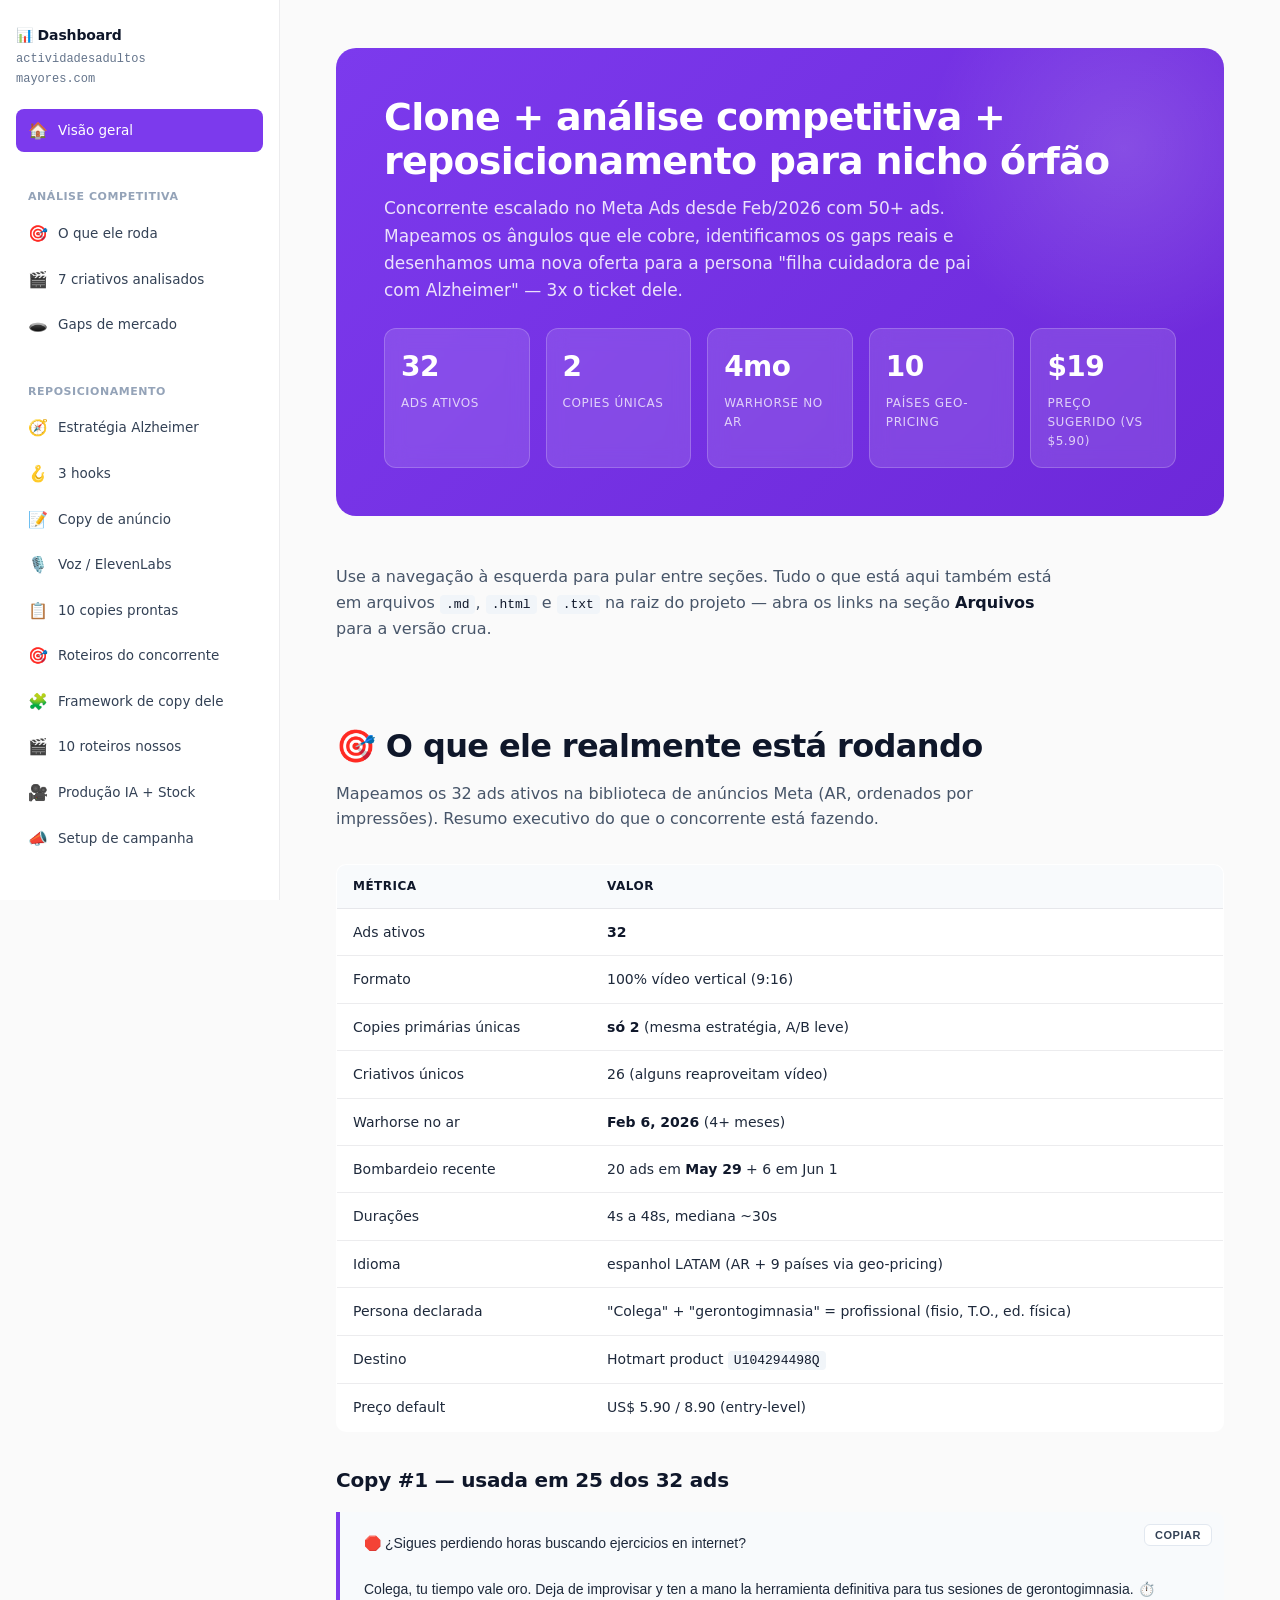
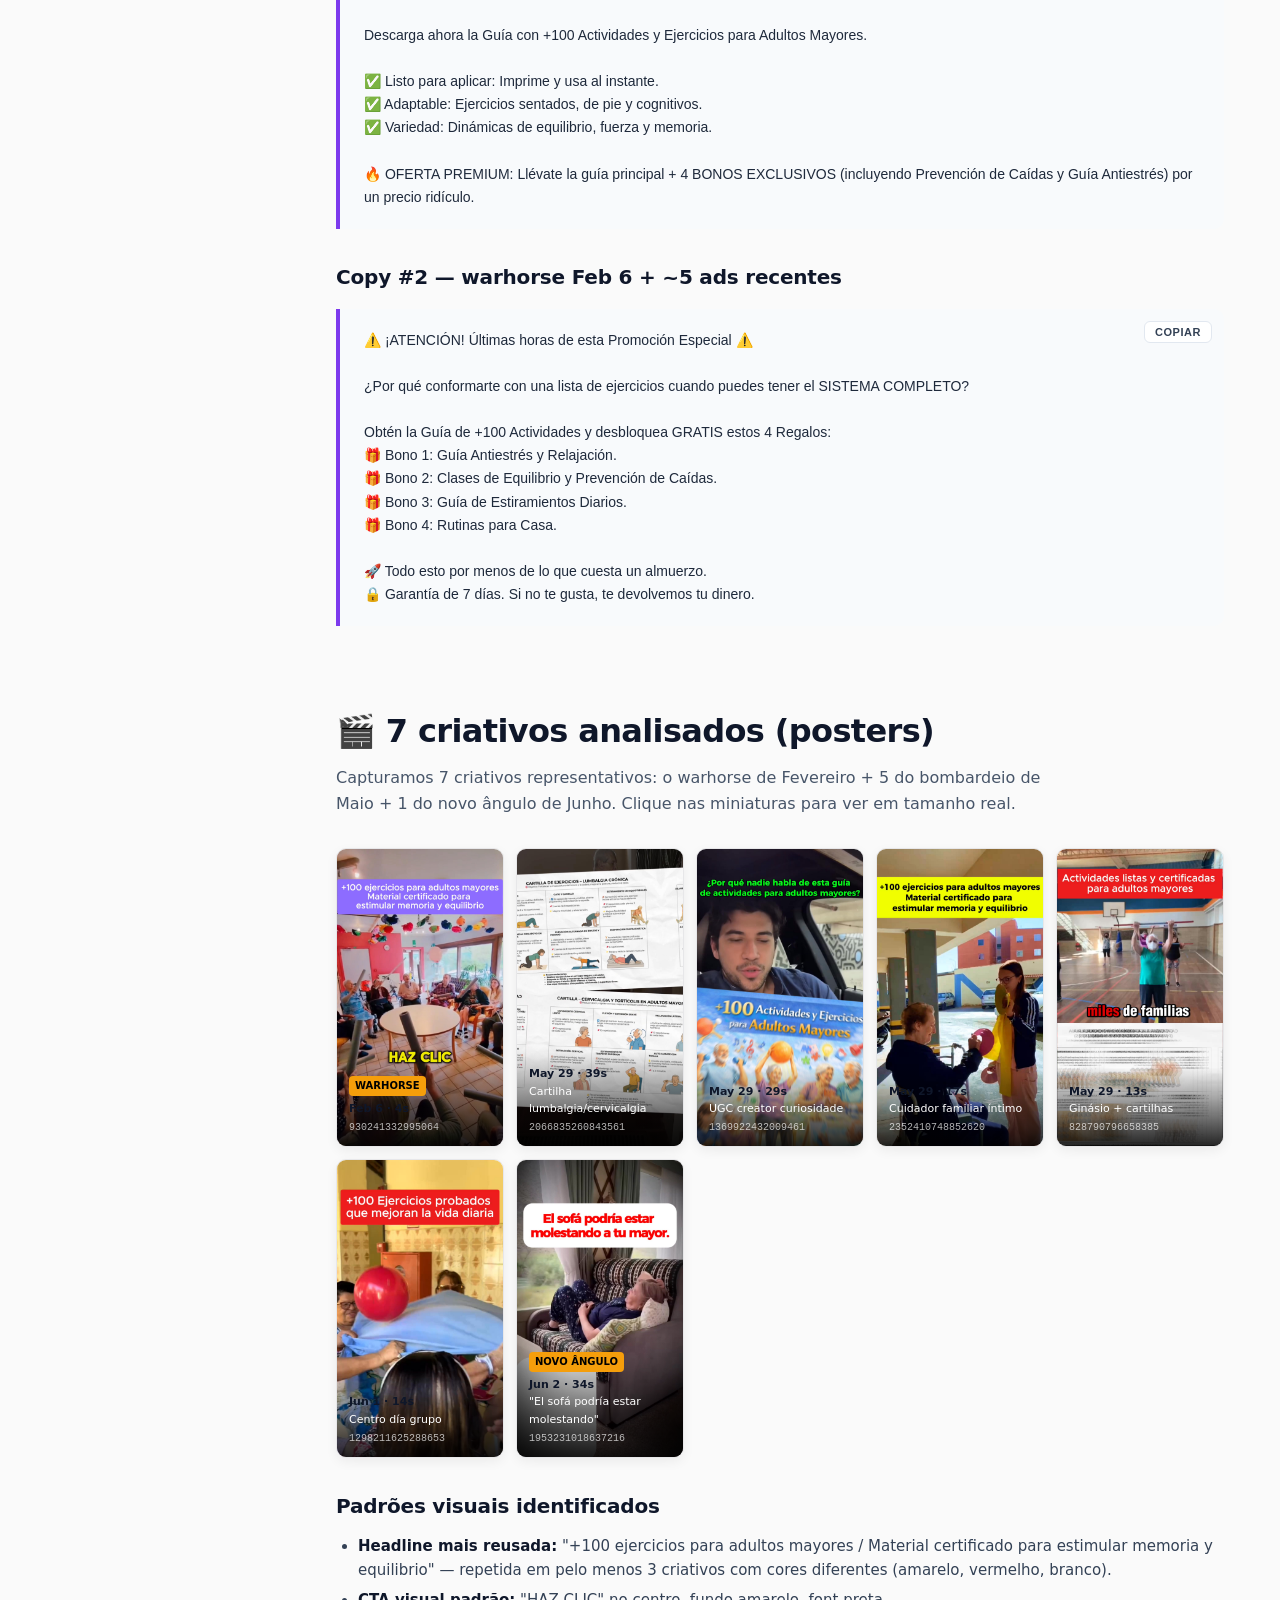
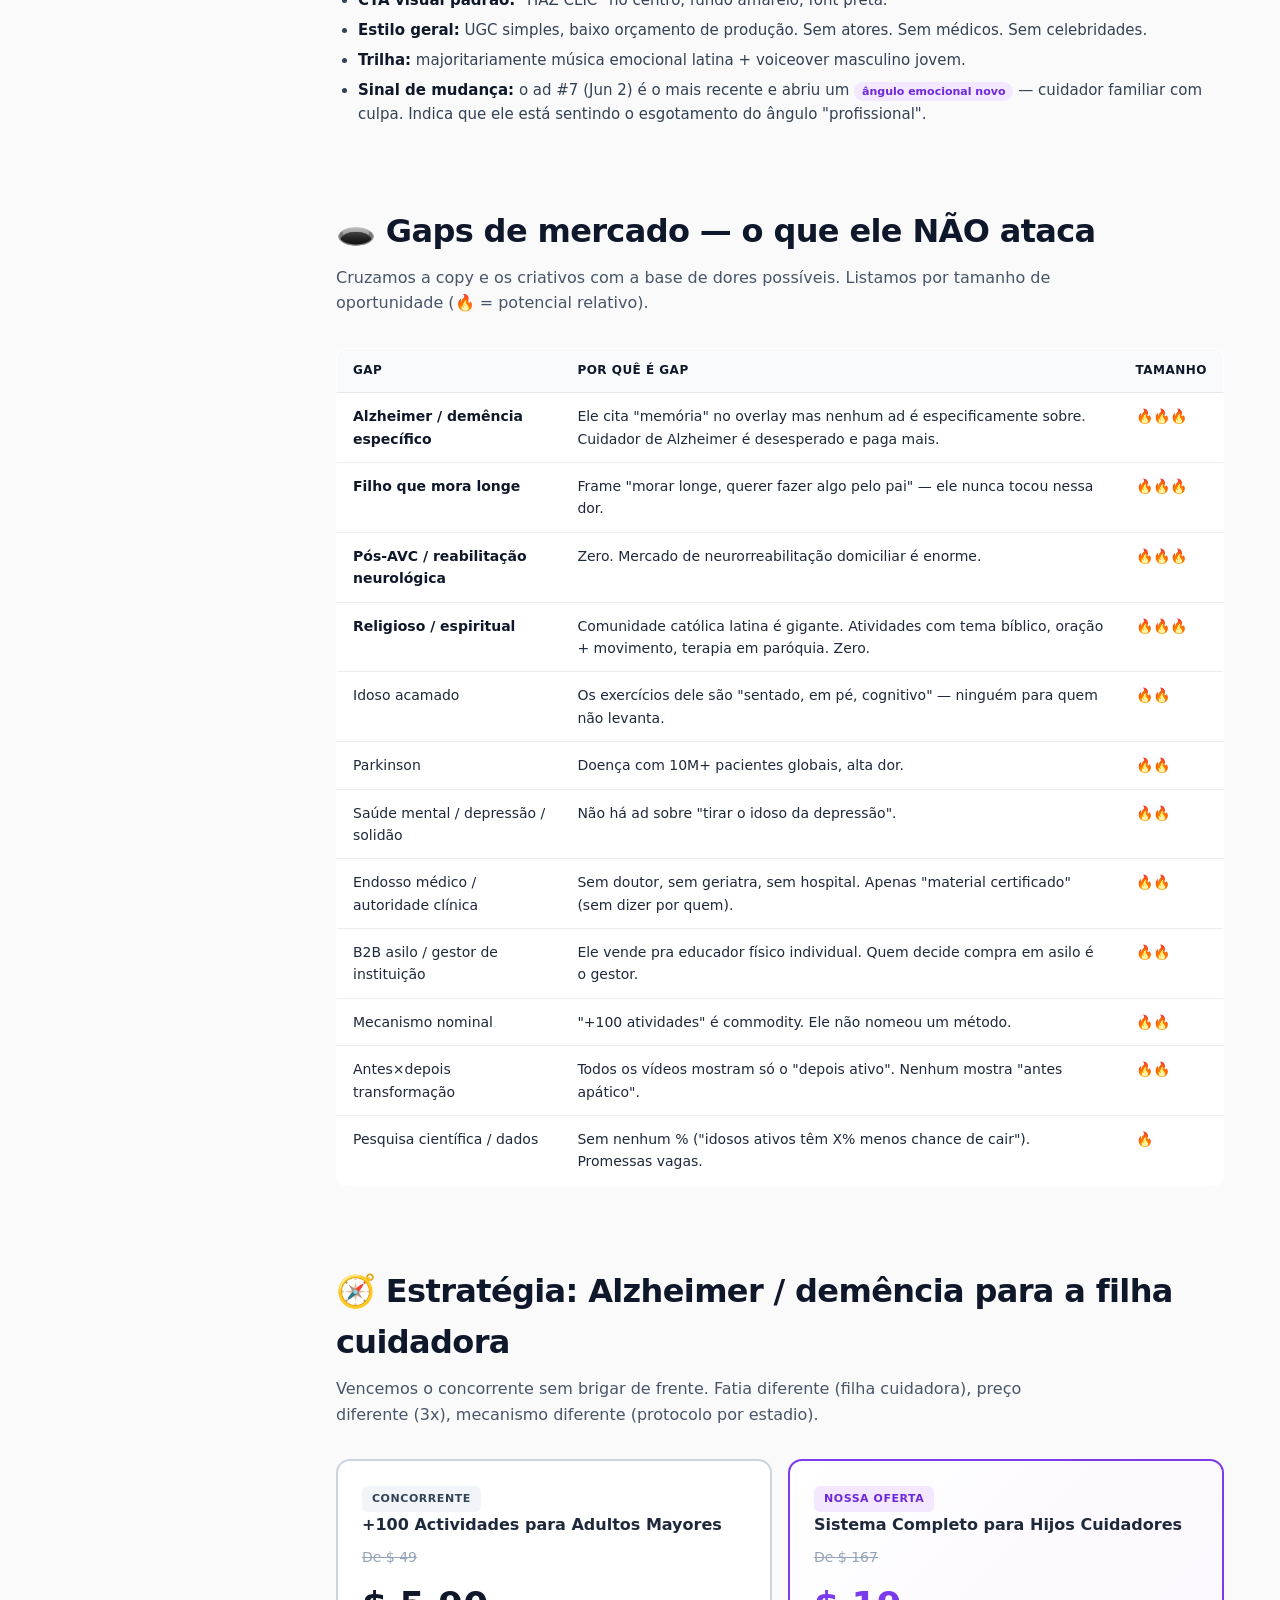
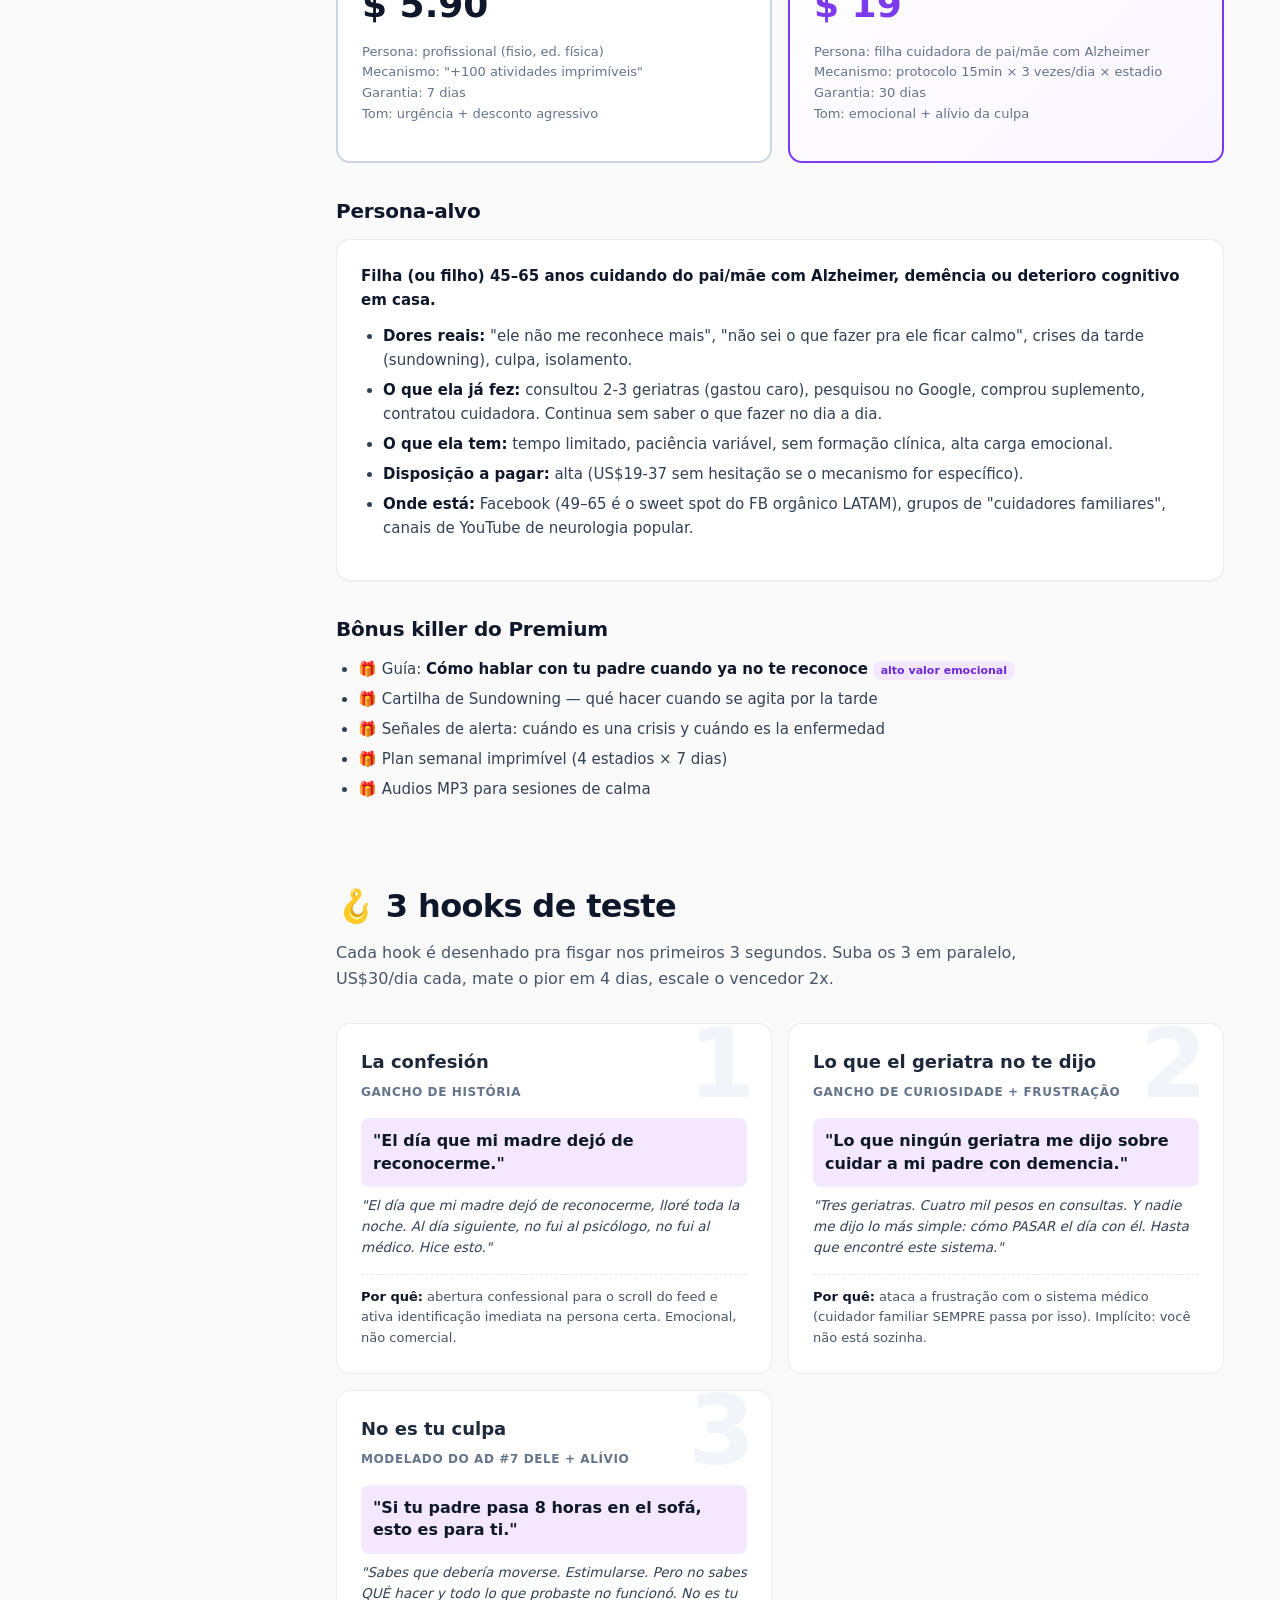
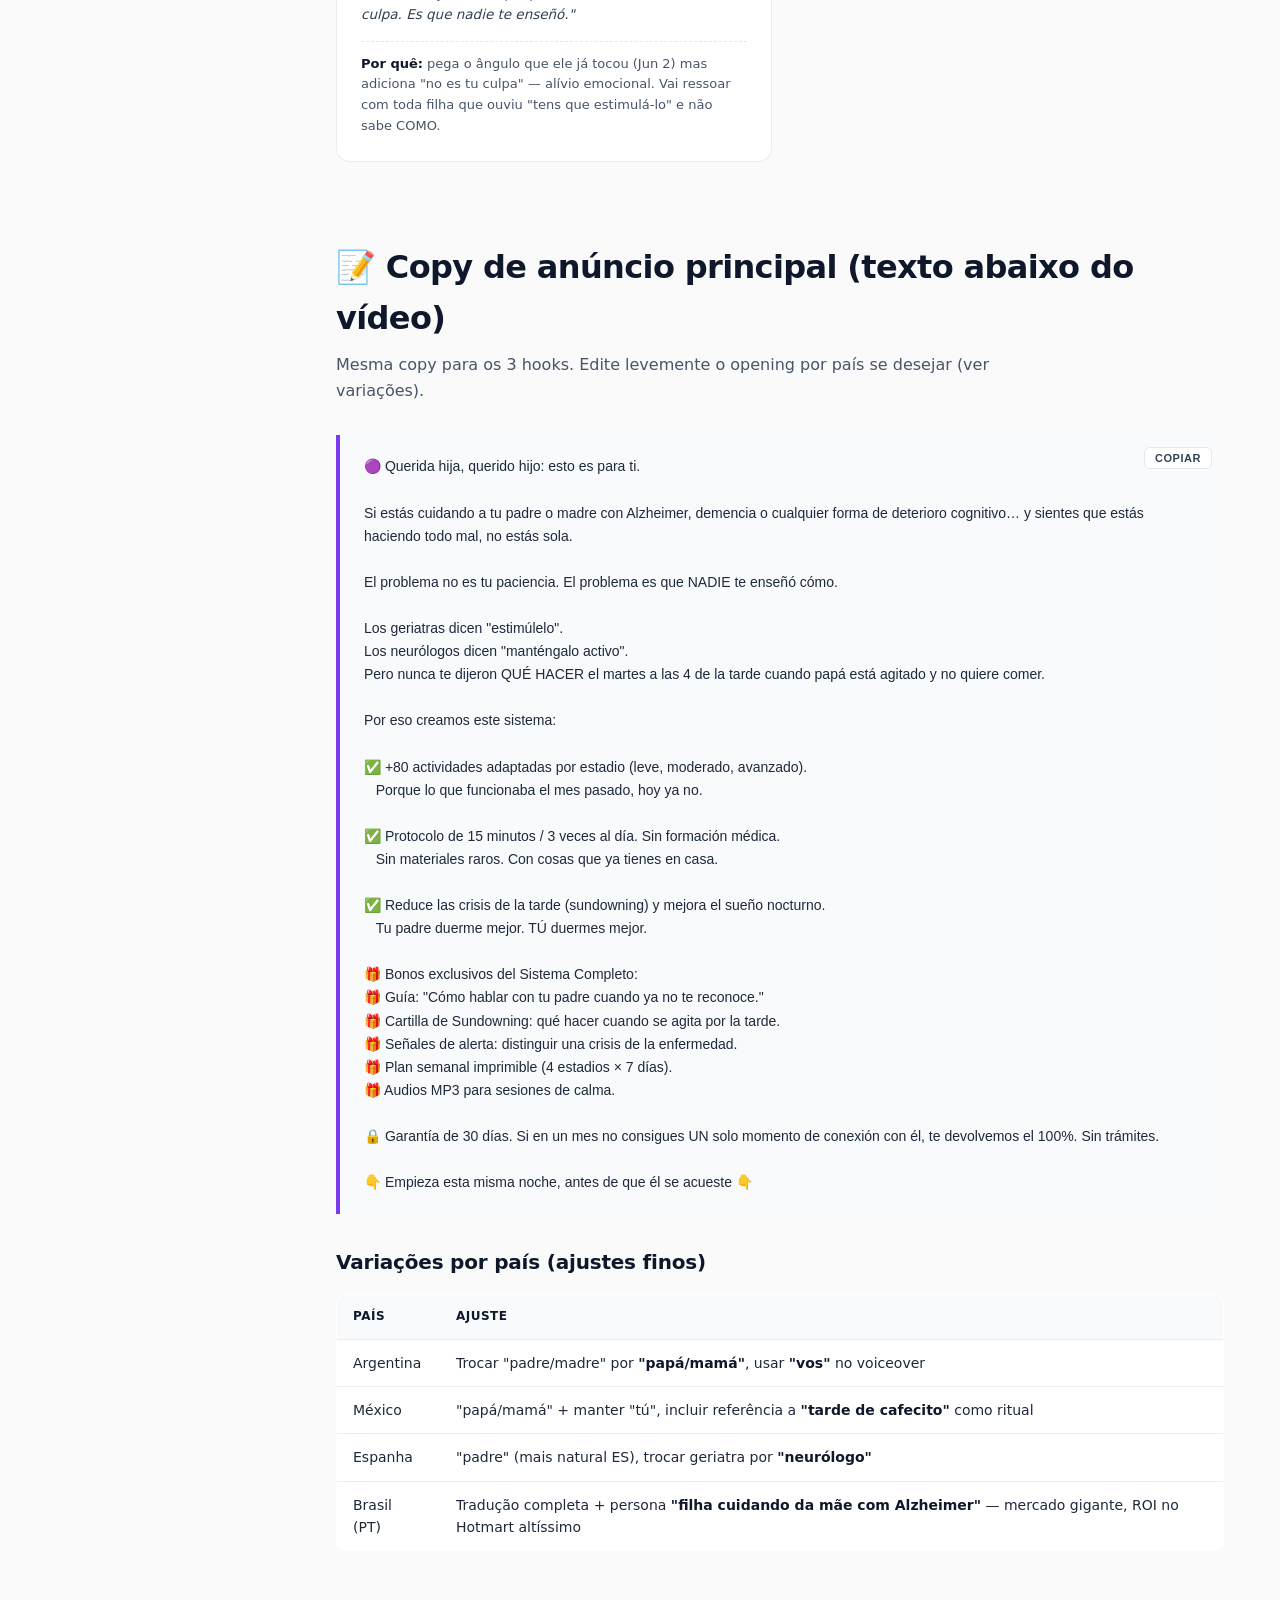
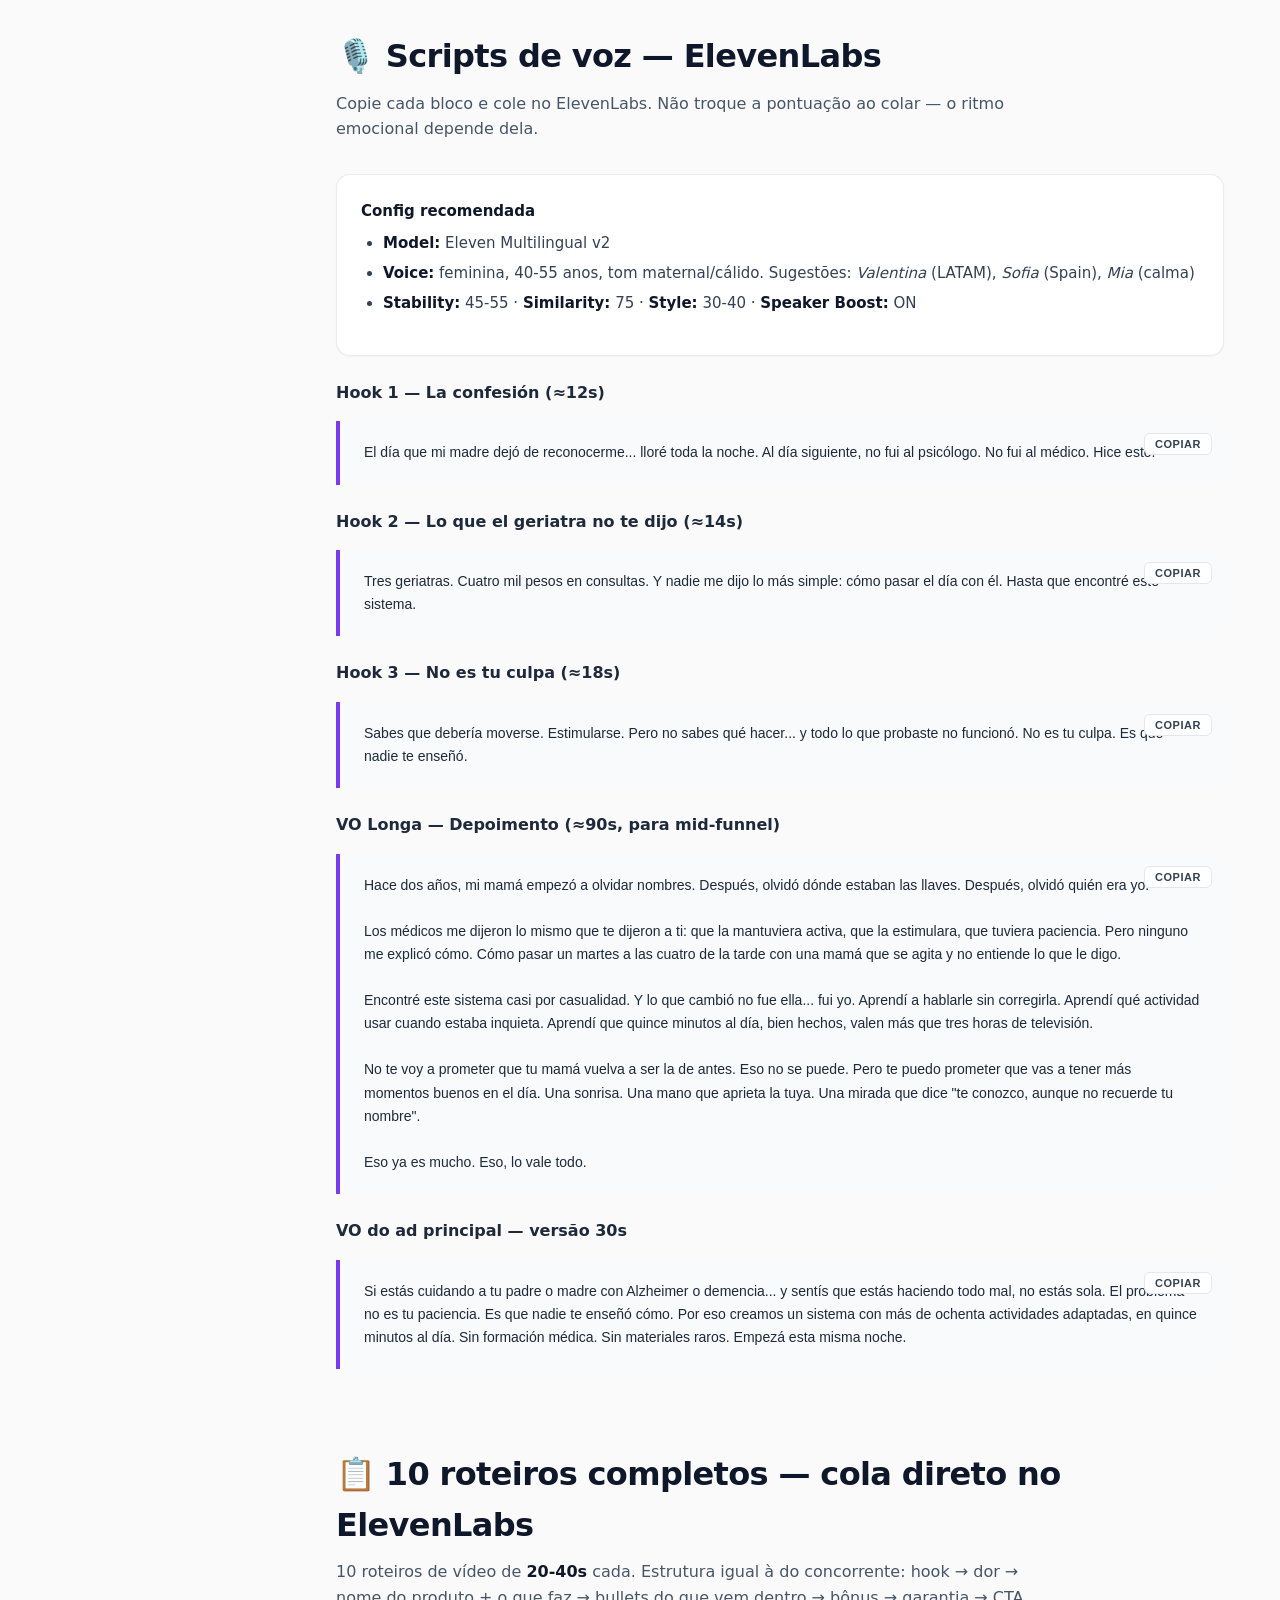
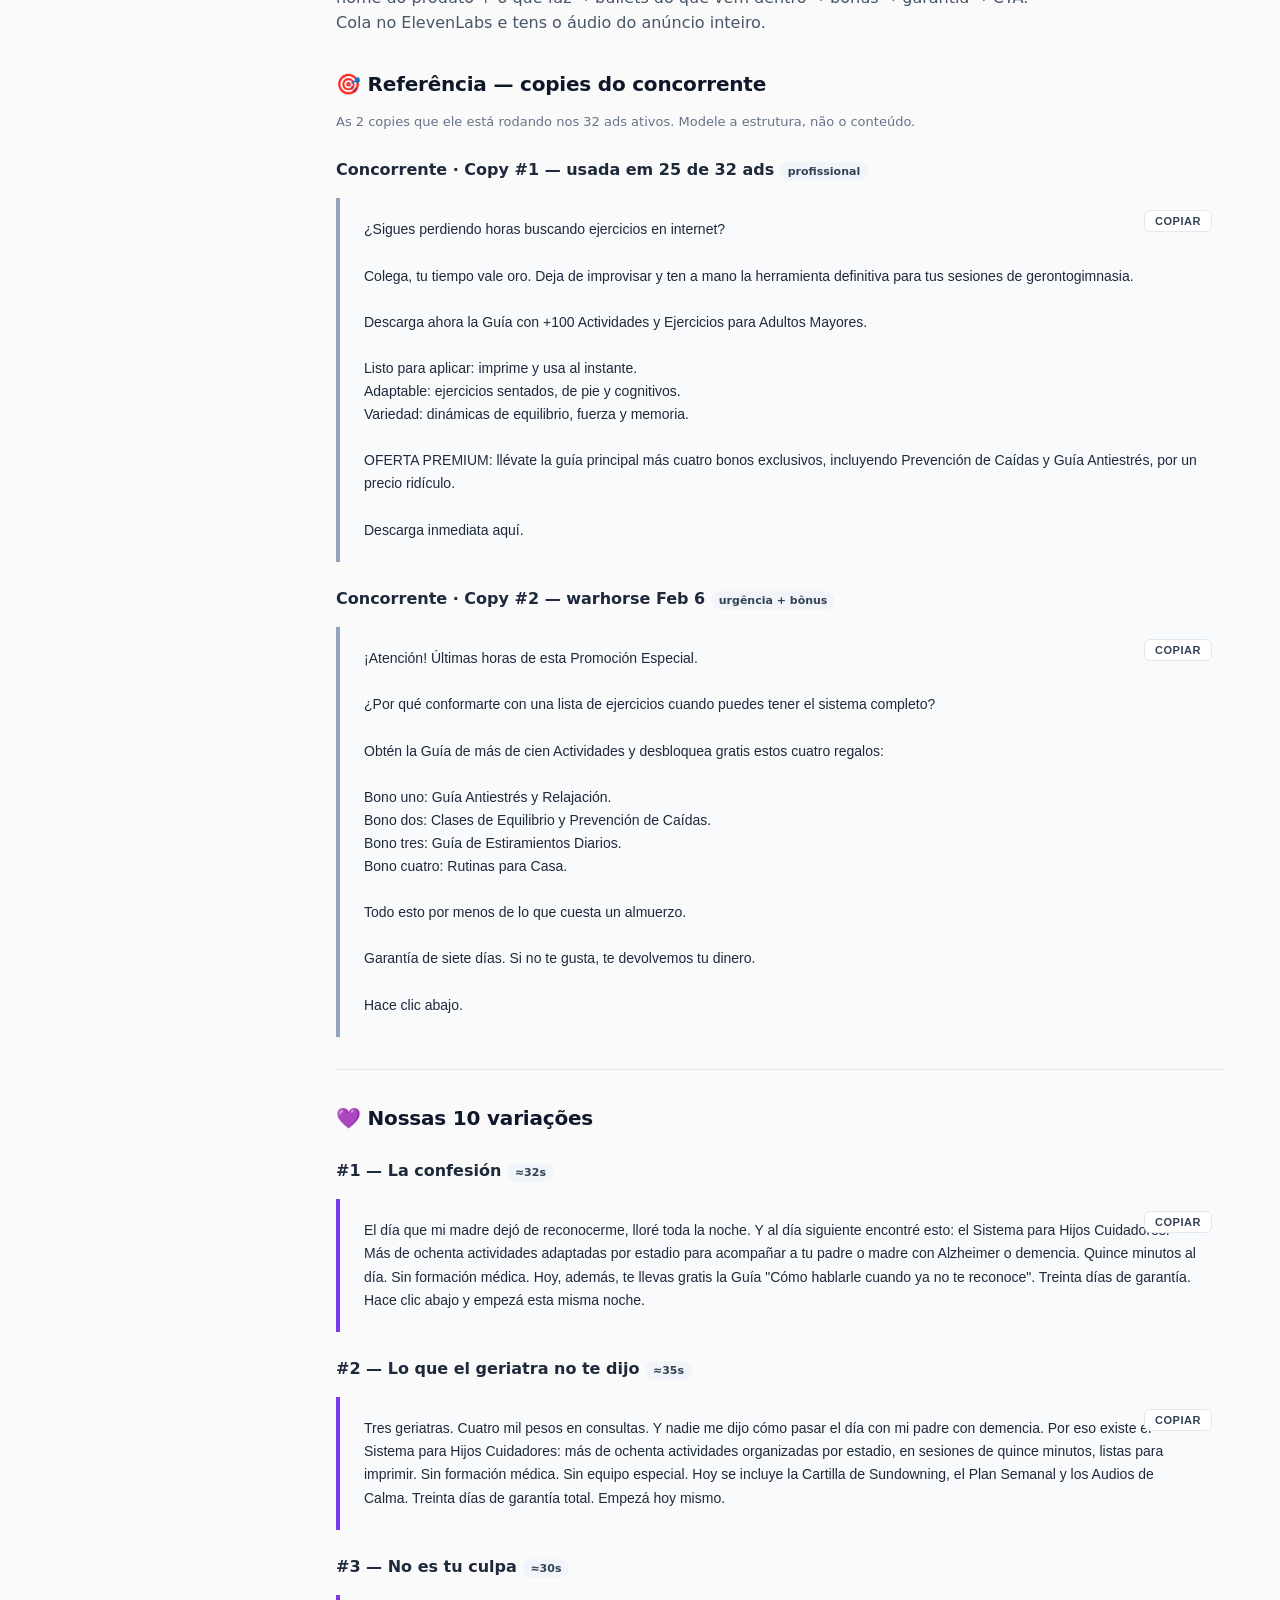
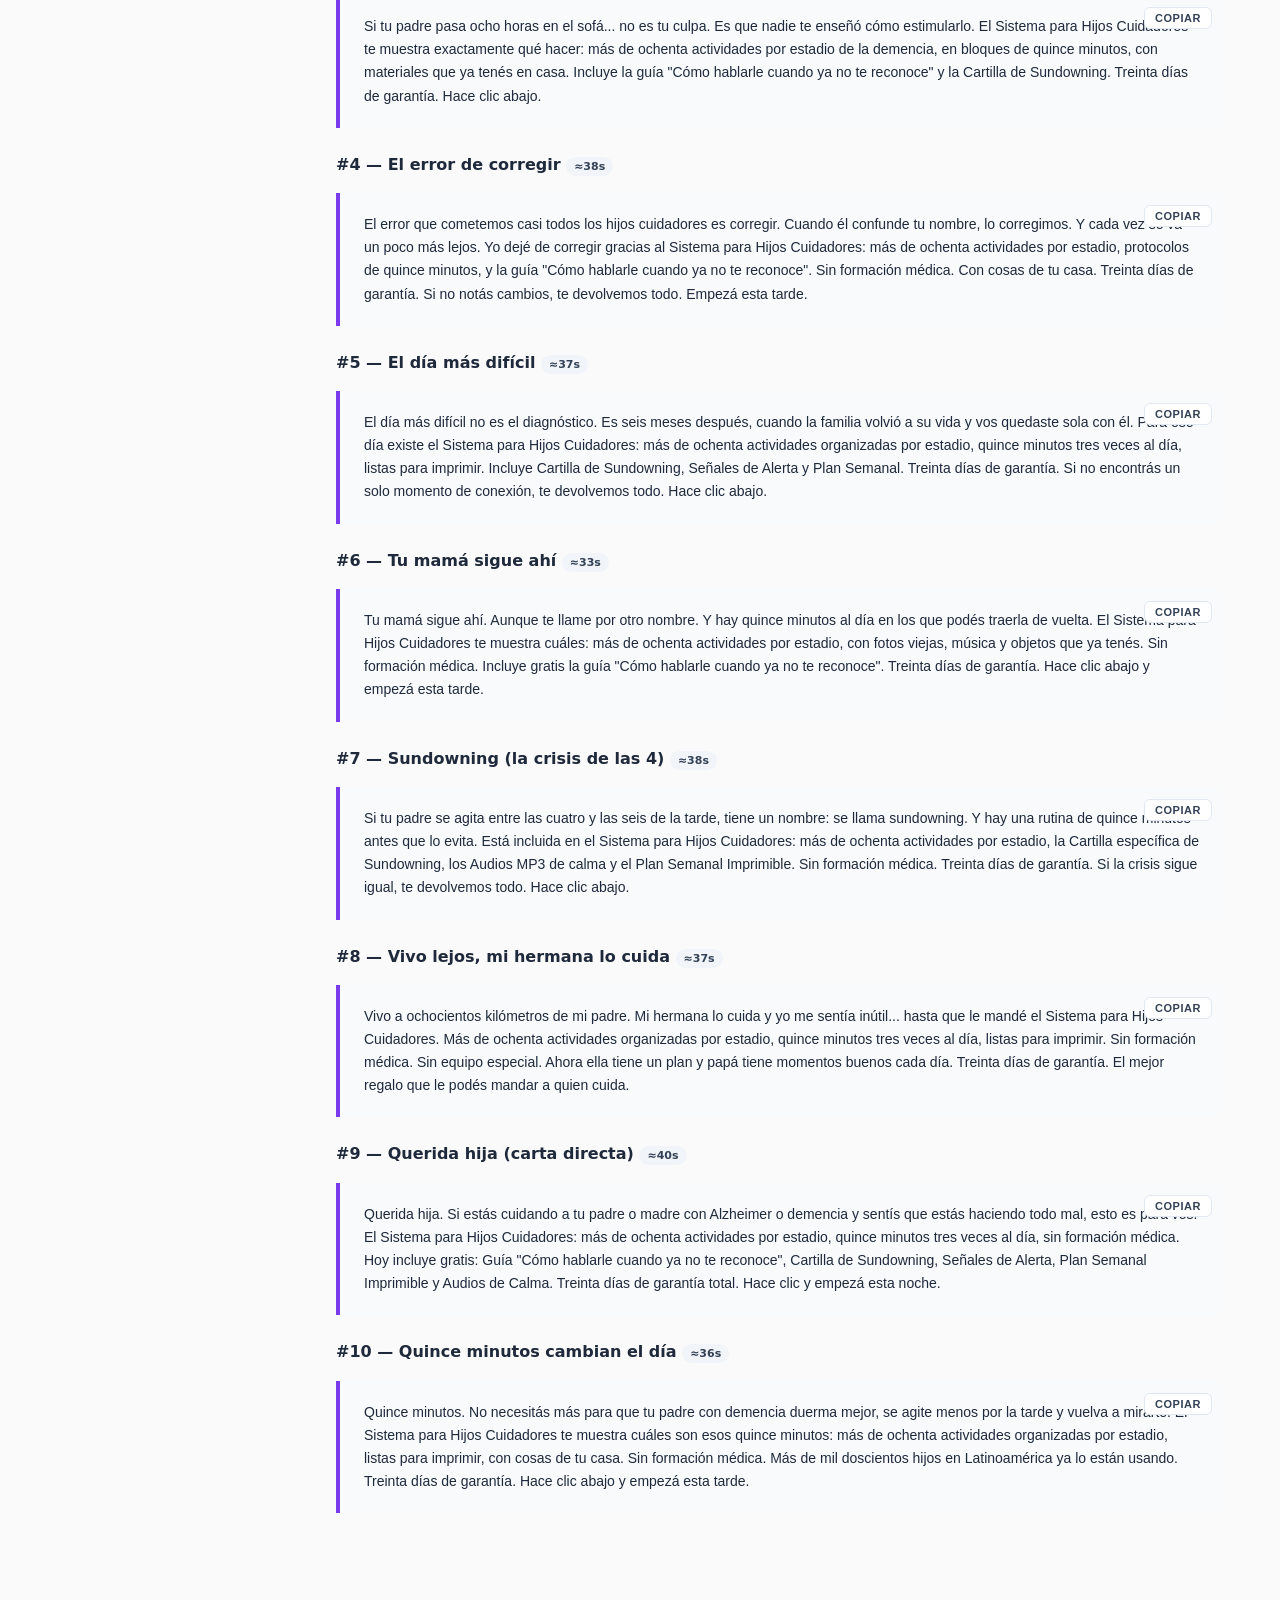
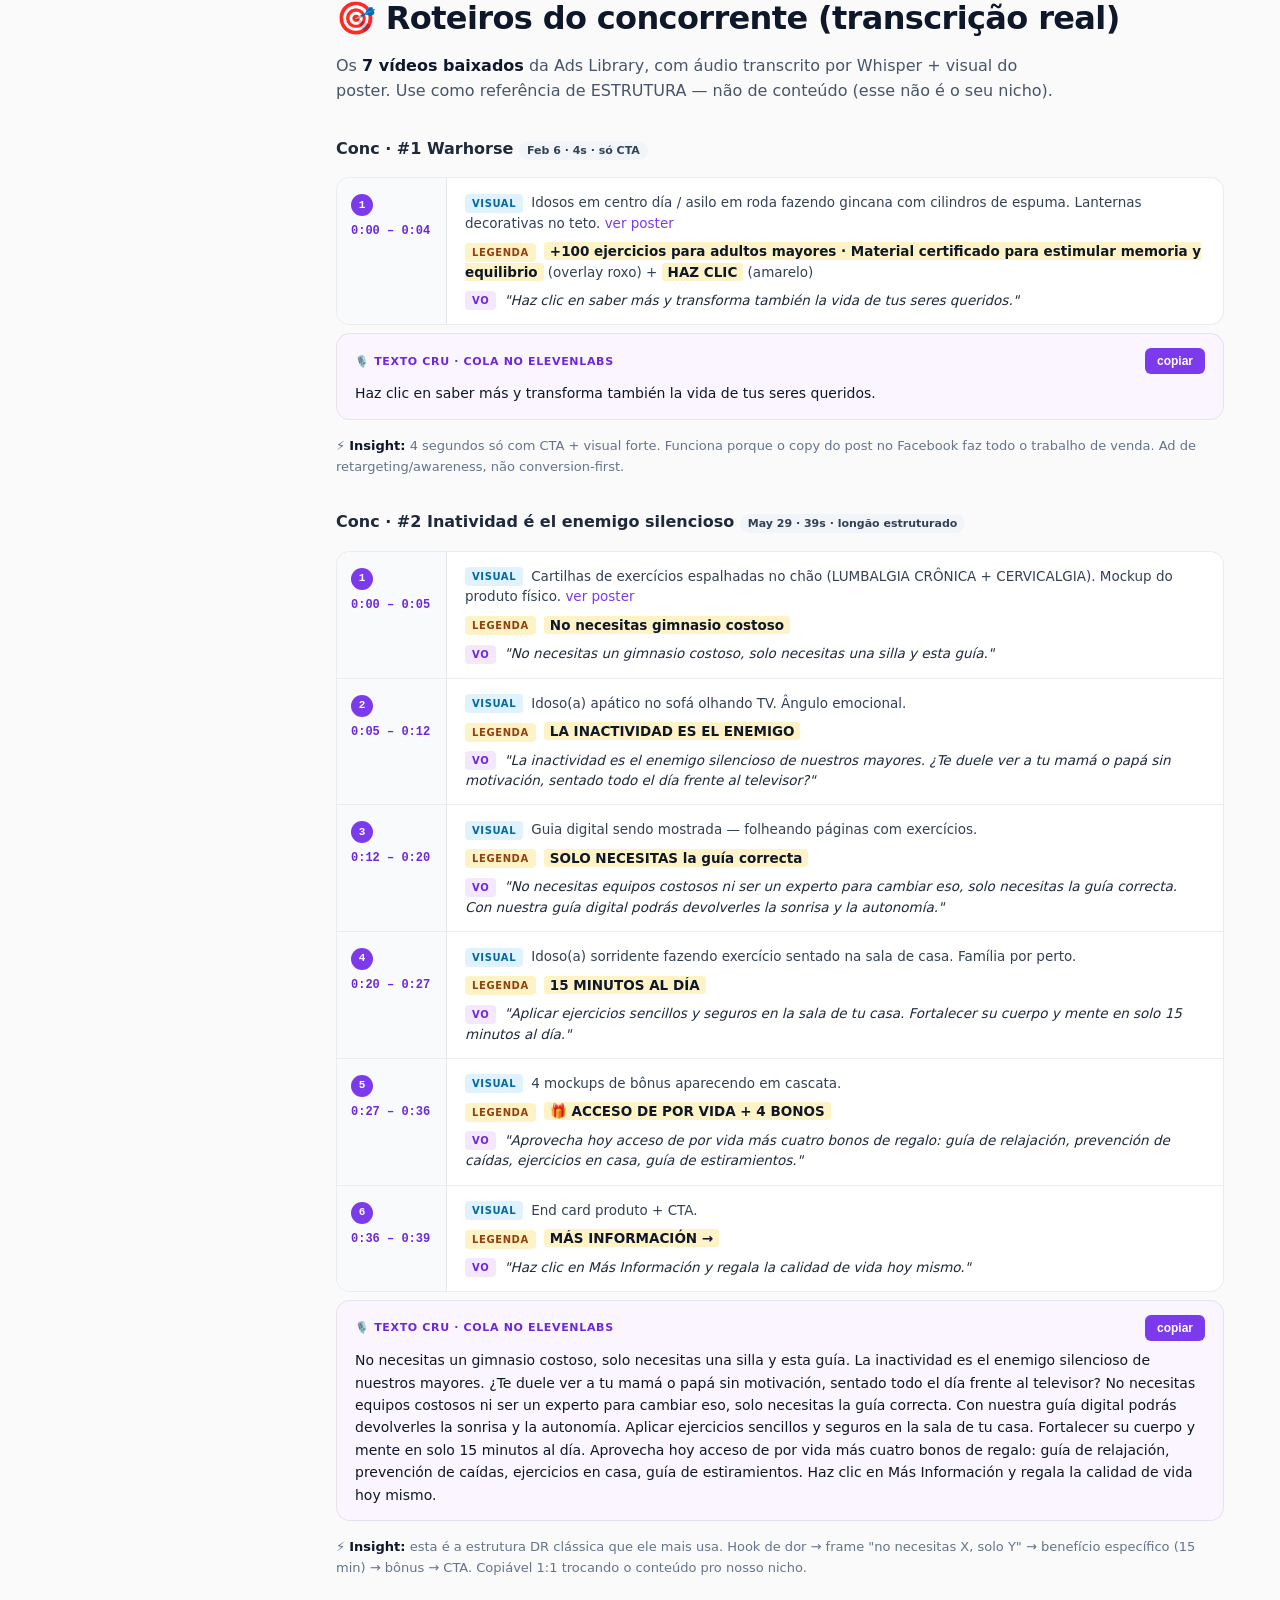
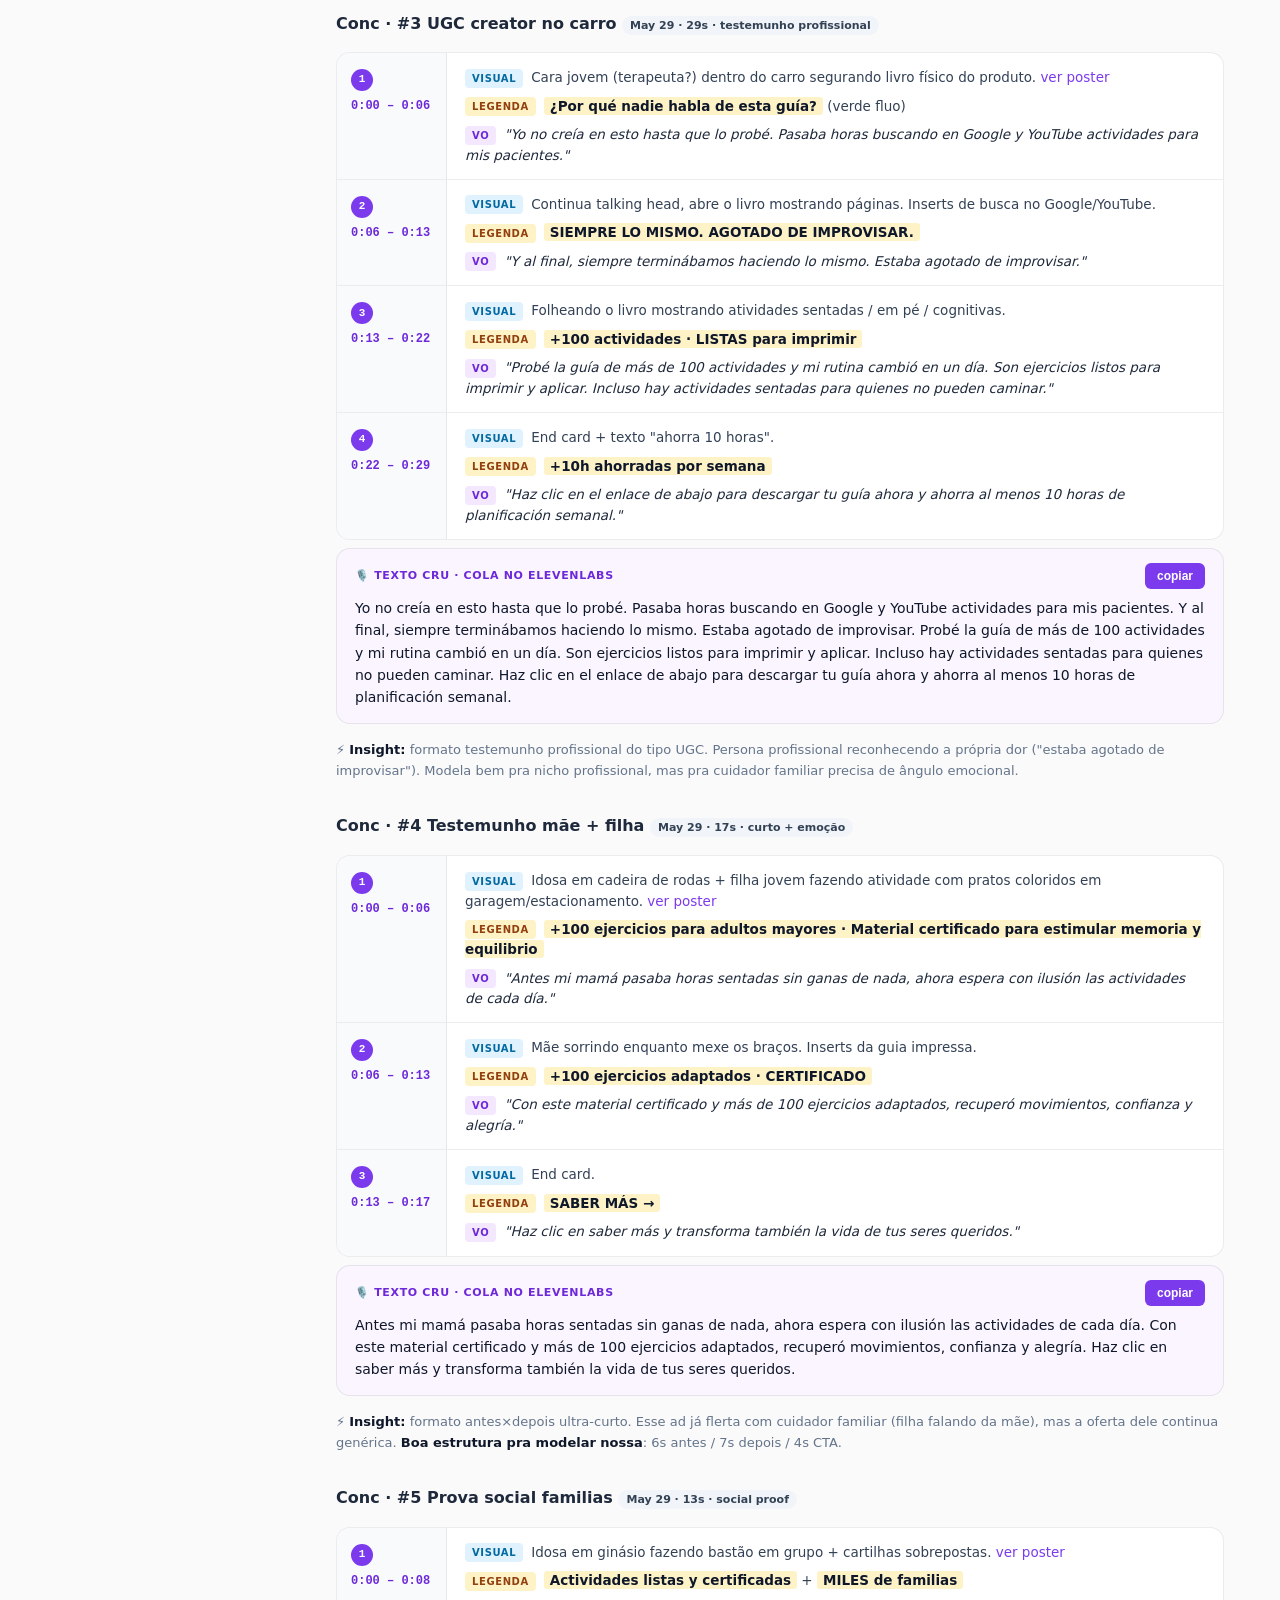
<file: dash/index.html>
<!DOCTYPE html>
<html lang="pt-BR">
<head>
<meta charset="UTF-8">
<meta name="viewport" content="width=device-width, initial-scale=1">
<title>Dashboard · actividadesadultosmayores.com — Clone + Análise + Reposicionamento</title>
<style>
:root {
  --ink-900: #0f172a;
  --ink-800: #1e293b;
  --ink-700: #334155;
  --ink-600: #475569;
  --ink-500: #64748b;
  --ink-400: #94a3b8;
  --ink-300: #cbd5e1;
  --ink-200: #e2e8f0;
  --ink-100: #f1f5f9;
  --ink-50: #f8fafc;
  --brand: #7c3aed;
  --brand-dark: #6d28d9;
  --brand-soft: #f3e8ff;
  --accent: #f59e0b;
  --green: #10b981;
  --red: #ef4444;
  --bg: #fafafa;
  --card: #ffffff;
  --border: rgba(15, 23, 42, 0.08);
  --shadow-sm: 0 1px 2px rgba(0,0,0,.04);
  --shadow: 0 4px 12px rgba(0,0,0,.06);
  --shadow-lg: 0 20px 60px rgba(0,0,0,.08);
}
* { margin: 0; padding: 0; box-sizing: border-box; }
html { scroll-behavior: smooth; }
body {
  font-family: -apple-system, "system-ui", "Segoe UI", Roboto, Oxygen, Ubuntu, Cantarell, "Fira Sans", sans-serif;
  font-size: 15px;
  line-height: 1.6;
  color: var(--ink-800);
  background: var(--bg);
  -webkit-font-smoothing: antialiased;
}
a { color: var(--brand); text-decoration: none; }
a:hover { text-decoration: underline; }

/* === Layout === */
.app {
  display: grid;
  grid-template-columns: 280px 1fr;
  min-height: 100vh;
}
.sidebar {
  background: var(--card);
  border-right: 1px solid var(--border);
  padding: 24px 16px;
  position: sticky;
  top: 0;
  height: 100vh;
  overflow-y: auto;
}
.sidebar h1 {
  font-size: 14px;
  font-weight: 800;
  color: var(--ink-900);
  margin-bottom: 4px;
  letter-spacing: -0.01em;
}
.sidebar .domain {
  font-size: 12px;
  color: var(--ink-500);
  font-family: ui-monospace, "SF Mono", Menlo, monospace;
  margin-bottom: 20px;
  word-break: break-all;
}
.nav {
  display: flex;
  flex-direction: column;
  gap: 2px;
  margin-bottom: 24px;
}
.nav a {
  display: flex;
  align-items: center;
  gap: 10px;
  padding: 9px 12px;
  border-radius: 8px;
  color: var(--ink-700);
  font-size: 13.5px;
  font-weight: 500;
  transition: all .15s;
}
.nav a:hover { background: var(--ink-100); color: var(--ink-900); text-decoration: none; }
.nav a.active { background: var(--brand); color: white; }
.nav-section {
  font-size: 11px;
  font-weight: 700;
  text-transform: uppercase;
  letter-spacing: 0.05em;
  color: var(--ink-400);
  padding: 12px 12px 6px;
}
.nav .emoji { font-size: 16px; width: 20px; text-align: center; }

.content {
  padding: 48px 56px;
  max-width: 1100px;
}
@media (max-width: 900px) {
  .app { grid-template-columns: 1fr; }
  .sidebar { position: relative; height: auto; }
  .content { padding: 24px 20px; }
}

/* === Sections === */
section { margin-bottom: 80px; scroll-margin-top: 24px; }
section h2 {
  font-size: 32px;
  font-weight: 800;
  color: var(--ink-900);
  letter-spacing: -0.02em;
  margin-bottom: 8px;
}
section .lead {
  font-size: 16px;
  color: var(--ink-600);
  margin-bottom: 32px;
  max-width: 720px;
}
h3 { font-size: 20px; font-weight: 700; color: var(--ink-900); margin: 32px 0 12px; letter-spacing: -0.01em; }
h4 { font-size: 16px; font-weight: 700; color: var(--ink-800); margin: 24px 0 8px; }
p { margin-bottom: 12px; color: var(--ink-700); }
ul, ol { margin: 12px 0 16px 22px; color: var(--ink-700); }
li { margin-bottom: 6px; }

/* === Cards === */
.card {
  background: var(--card);
  border: 1px solid var(--border);
  border-radius: 14px;
  padding: 24px;
  box-shadow: var(--shadow-sm);
  margin-bottom: 16px;
}
.card-header {
  display: flex;
  align-items: center;
  gap: 12px;
  margin-bottom: 12px;
}
.card-tag {
  display: inline-block;
  font-size: 11px;
  font-weight: 700;
  letter-spacing: 0.05em;
  text-transform: uppercase;
  padding: 4px 10px;
  border-radius: 6px;
  background: var(--brand-soft);
  color: var(--brand-dark);
}
.card-tag.green { background: #d1fae5; color: #047857; }
.card-tag.red { background: #fee2e2; color: #b91c1c; }
.card-tag.yellow { background: #fef3c7; color: #92400e; }
.card-tag.gray { background: var(--ink-100); color: var(--ink-700); }

/* === Hero === */
.hero {
  background: linear-gradient(135deg, var(--brand) 0%, #6d28d9 100%);
  color: white;
  border-radius: 20px;
  padding: 48px;
  margin-bottom: 48px;
  position: relative;
  overflow: hidden;
}
.hero::before {
  content: "";
  position: absolute;
  top: -100px;
  right: -100px;
  width: 400px;
  height: 400px;
  background: radial-gradient(circle, rgba(255,255,255,.15), transparent 70%);
  pointer-events: none;
}
.hero h1 {
  font-size: 38px;
  font-weight: 800;
  letter-spacing: -0.02em;
  margin-bottom: 12px;
  line-height: 1.15;
  position: relative;
}
.hero p {
  color: rgba(255,255,255,.85);
  font-size: 17px;
  max-width: 600px;
  margin-bottom: 24px;
  position: relative;
}
.hero-stats {
  display: grid;
  grid-template-columns: repeat(auto-fit, minmax(140px, 1fr));
  gap: 16px;
  position: relative;
}
.stat {
  background: rgba(255,255,255,.12);
  backdrop-filter: blur(10px);
  border: 1px solid rgba(255,255,255,.2);
  border-radius: 12px;
  padding: 16px;
}
.stat-value { font-size: 28px; font-weight: 800; letter-spacing: -0.02em; }
.stat-label { font-size: 12px; color: rgba(255,255,255,.75); text-transform: uppercase; letter-spacing: 0.05em; margin-top: 4px; }

/* === Buttons === */
.btn {
  display: inline-flex;
  align-items: center;
  gap: 8px;
  padding: 10px 18px;
  background: var(--brand);
  color: white;
  border: none;
  border-radius: 10px;
  font-size: 13.5px;
  font-weight: 600;
  cursor: pointer;
  transition: all .15s;
  text-decoration: none;
}
.btn:hover { background: var(--brand-dark); text-decoration: none; transform: translateY(-1px); }
.btn-ghost { background: transparent; color: var(--brand); border: 1px solid var(--ink-200); }
.btn-ghost:hover { background: var(--brand-soft); }
.btn-small { padding: 6px 12px; font-size: 12px; }
.btn-white { background: white; color: var(--brand); }
.btn-white:hover { background: var(--ink-100); }

/* === Code blocks === */
pre, code {
  font-family: ui-monospace, "SF Mono", Menlo, monospace;
  font-size: 13px;
}
pre {
  background: var(--ink-900);
  color: #e2e8f0;
  padding: 18px 20px;
  border-radius: 10px;
  overflow-x: auto;
  margin: 12px 0;
  line-height: 1.55;
}
code:not(pre code) {
  background: var(--ink-100);
  color: var(--ink-900);
  padding: 2px 6px;
  border-radius: 4px;
  font-size: 13px;
}

/* === Tables === */
table {
  width: 100%;
  border-collapse: collapse;
  margin: 16px 0;
  font-size: 14px;
  background: var(--card);
  border-radius: 10px;
  overflow: hidden;
  border: 1px solid var(--border);
}
th, td { padding: 12px 16px; text-align: left; border-bottom: 1px solid var(--border); vertical-align: top; }
th { background: var(--ink-50); font-weight: 700; color: var(--ink-900); font-size: 12px; text-transform: uppercase; letter-spacing: 0.04em; }
tr:last-child td { border-bottom: none; }

/* === Quote-style copy === */
.copy-block {
  background: var(--ink-50);
  border-left: 4px solid var(--brand);
  border-radius: 0 10px 10px 0;
  padding: 20px 24px;
  margin: 16px 0;
  position: relative;
}
.copy-block .copy-text {
  white-space: pre-wrap;
  font-family: -apple-system, sans-serif;
  font-size: 14px;
  color: var(--ink-800);
  background: transparent;
  padding: 0;
  margin: 0;
  border-radius: 0;
  line-height: 1.65;
  overflow-x: visible;
}
.copy-block button.copy-btn {
  position: absolute;
  top: 12px;
  right: 12px;
  background: white;
  color: var(--ink-700);
  border: 1px solid var(--ink-200);
  border-radius: 6px;
  padding: 4px 10px;
  font-size: 11px;
  font-weight: 600;
  cursor: pointer;
  text-transform: uppercase;
  letter-spacing: 0.05em;
}
.copy-block button.copy-btn:hover { background: var(--brand); color: white; border-color: var(--brand); }

/* === Hook cards === */
.hook-grid { display: grid; grid-template-columns: repeat(auto-fit, minmax(320px, 1fr)); gap: 16px; }
.hook {
  background: var(--card);
  border: 1px solid var(--border);
  border-radius: 14px;
  padding: 24px;
  position: relative;
  overflow: hidden;
}
.hook::before {
  content: attr(data-number);
  position: absolute;
  top: -8px;
  right: 16px;
  font-size: 96px;
  font-weight: 900;
  color: var(--ink-100);
  line-height: 1;
  z-index: 0;
}
.hook > * { position: relative; }
.hook .hook-title { font-size: 18px; font-weight: 700; margin-bottom: 6px; }
.hook .hook-subtitle { font-size: 12px; color: var(--ink-500); text-transform: uppercase; letter-spacing: 0.05em; font-weight: 600; margin-bottom: 16px; }
.hook .hook-line { font-size: 16px; font-weight: 600; color: var(--ink-900); margin-bottom: 8px; padding: 12px; background: var(--brand-soft); border-radius: 8px; line-height: 1.4; }
.hook .hook-vo { font-size: 13.5px; color: var(--ink-700); font-style: italic; margin: 8px 0 16px; line-height: 1.55; }
.hook .hook-why { font-size: 13px; color: var(--ink-600); padding-top: 12px; border-top: 1px dashed var(--ink-200); }

/* === Ad poster grid === */
.poster-grid { display: grid; grid-template-columns: repeat(auto-fit, minmax(160px, 1fr)); gap: 12px; margin: 16px 0; }
.poster {
  position: relative;
  border-radius: 10px;
  overflow: hidden;
  aspect-ratio: 9/16;
  box-shadow: var(--shadow);
  border: 1px solid var(--border);
}
.poster img { width: 100%; height: 100%; object-fit: cover; display: block; }
.poster .poster-meta { position: absolute; bottom: 0; left: 0; right: 0; background: linear-gradient(transparent, rgba(0,0,0,.85)); color: white; padding: 16px 12px 10px; font-size: 11px; }
.poster .poster-meta .id { font-family: ui-monospace, monospace; opacity: .7; font-size: 10px; }
.poster .poster-meta .badge { display: inline-block; background: var(--accent); color: black; padding: 2px 6px; border-radius: 4px; font-size: 10px; font-weight: 700; margin-bottom: 4px; }

/* === Landing preview cards === */
.landing-grid { display: grid; grid-template-columns: repeat(auto-fit, minmax(360px, 1fr)); gap: 20px; }
.landing-card {
  background: var(--card);
  border: 1px solid var(--border);
  border-radius: 16px;
  overflow: hidden;
  box-shadow: var(--shadow);
  display: flex;
  flex-direction: column;
}
.landing-card .preview { aspect-ratio: 1.6; background: var(--ink-100); position: relative; overflow: hidden; }
.landing-card .preview img { width: 100%; height: 100%; object-fit: cover; object-position: top; transition: transform .4s ease; }
.landing-card:hover .preview img { transform: scale(1.04); }
.landing-card .preview .label { position: absolute; top: 16px; left: 16px; background: rgba(15,23,42,.85); color: white; padding: 6px 12px; border-radius: 6px; font-size: 11px; font-weight: 700; letter-spacing: 0.05em; text-transform: uppercase; }
.landing-card .body { padding: 20px 24px; flex-grow: 1; display: flex; flex-direction: column; }
.landing-card h4 { font-size: 18px; margin: 0 0 6px; }
.landing-card p { font-size: 14px; color: var(--ink-600); margin-bottom: 16px; flex-grow: 1; }
.landing-card .meta { font-size: 12px; color: var(--ink-500); margin-bottom: 14px; font-family: ui-monospace, monospace; }
.landing-card .actions { display: flex; gap: 8px; flex-wrap: wrap; }

/* === Files index === */
.files { display: grid; grid-template-columns: repeat(auto-fit, minmax(260px, 1fr)); gap: 10px; }
.file {
  display: flex;
  align-items: center;
  gap: 12px;
  padding: 12px 14px;
  background: var(--card);
  border: 1px solid var(--border);
  border-radius: 10px;
  text-decoration: none;
  color: var(--ink-800);
  font-size: 13.5px;
  transition: all .15s;
}
.file:hover { border-color: var(--brand); background: var(--brand-soft); text-decoration: none; }
.file .icon { font-size: 20px; }
.file .name { font-family: ui-monospace, monospace; font-size: 12px; color: var(--ink-700); font-weight: 600; }
.file .desc { font-size: 11px; color: var(--ink-500); }

/* === Pricing comparison === */
.pricing-vs { display: grid; grid-template-columns: 1fr 1fr; gap: 16px; margin: 20px 0; }
.pricing-col { padding: 24px; border-radius: 14px; border: 2px solid var(--border); background: var(--card); }
.pricing-col.competitor { border-color: var(--ink-300); }
.pricing-col.us { border-color: var(--brand); background: linear-gradient(135deg, white, #faf5ff); }
.pricing-col h4 { margin-top: 0; }
.price-big { font-size: 36px; font-weight: 800; color: var(--ink-900); margin: 8px 0; }
.price-old { color: var(--ink-400); text-decoration: line-through; font-size: 14px; }

/* === Misc === */
.divider { height: 1px; background: var(--border); margin: 32px 0; }
.muted { color: var(--ink-500); font-size: 13px; }
.tag-row { display: flex; flex-wrap: wrap; gap: 6px; margin: 8px 0; }
.tag { font-size: 11px; padding: 3px 8px; border-radius: 999px; background: var(--ink-100); color: var(--ink-700); font-weight: 600; }
.tag.brand { background: var(--brand-soft); color: var(--brand-dark); }
.gap-fire { color: var(--red); }
strong { color: var(--ink-900); }

/* === Roteiros (timeline) === */
.script { margin: 16px 0 32px; border: 1px solid var(--border); border-radius: 14px; overflow: hidden; background: var(--card); }
.script-step { display: grid; grid-template-columns: 110px 1fr; border-bottom: 1px solid var(--border); }
.script-step:last-child { border-bottom: none; }
.script-time {
  background: var(--ink-50);
  padding: 16px 14px;
  font-family: ui-monospace, "SF Mono", Menlo, monospace;
  font-size: 12px;
  font-weight: 700;
  color: var(--brand-dark);
  border-right: 1px solid var(--border);
  display: flex;
  flex-direction: column;
  align-items: flex-start;
  justify-content: flex-start;
  gap: 6px;
}
.script-time .step-num {
  background: var(--brand);
  color: white;
  border-radius: 50%;
  width: 22px;
  height: 22px;
  display: flex;
  align-items: center;
  justify-content: center;
  font-size: 11px;
  font-weight: 800;
}
.script-content { padding: 14px 18px; display: flex; flex-direction: column; gap: 8px; font-size: 13.5px; line-height: 1.5; }
.script-label {
  display: inline-block;
  font-size: 10px;
  font-weight: 800;
  text-transform: uppercase;
  letter-spacing: 0.06em;
  padding: 2px 7px;
  border-radius: 4px;
  margin-right: 8px;
  vertical-align: middle;
}
.script-label.visual { background: #e0f2fe; color: #0369a1; }
.script-label.legenda { background: #fef3c7; color: #92400e; }
.script-label.vo { background: #f3e8ff; color: var(--brand-dark); }
.script-label.func {
  background: #1e293b;
  color: white;
  font-size: 9px;
  padding: 3px 8px;
  border-radius: 4px;
  margin-bottom: 6px;
  display: inline-block;
}
.script-label.func.hook { background: #dc2626; }
.script-label.func.agitar { background: #ea580c; }
.script-label.func.solucao { background: #16a34a; }
.script-label.func.mecanismo { background: #0369a1; }
.script-label.func.bonus { background: #ca8a04; }
.script-label.func.cta { background: var(--brand); }
.script-label.func.prova { background: #7c2d12; }
.script-label.func.descoberta { background: #0d9488; }
.script-label.func.transformacao { background: #be123c; }
.framework-card {
  background: var(--card);
  border: 2px solid var(--border);
  border-radius: 14px;
  padding: 24px;
  margin-bottom: 16px;
}
.framework-card h4 { display: flex; align-items: center; gap: 10px; margin-top: 0; }
.framework-card h4 .badge-fmt { background: var(--brand); color: white; padding: 4px 10px; border-radius: 6px; font-size: 12px; font-weight: 800; letter-spacing: 0.05em; }
.formula { display: flex; flex-wrap: wrap; gap: 6px; margin: 12px 0; padding: 12px; background: var(--ink-50); border-radius: 8px; }
.formula-step { padding: 4px 10px; border-radius: 6px; font-size: 11px; font-weight: 700; color: white; }
.formula-step.hook { background: #dc2626; }
.formula-step.agitar { background: #ea580c; }
.formula-step.solucao { background: #16a34a; }
.formula-step.mecanismo { background: #0369a1; }
.formula-step.bonus { background: #ca8a04; }
.formula-step.cta { background: var(--brand); }
.formula-step.prova { background: #7c2d12; }
.formula-step.descoberta { background: #0d9488; }
.formula-step.transformacao { background: #be123c; }
.formula-arrow { color: var(--ink-400); font-weight: 800; align-self: center; padding: 0 2px; }
.script-row { color: var(--ink-700); }
.script-row strong.txt { color: var(--ink-900); font-weight: 600; }
.script-row em.legenda-txt { font-style: normal; font-weight: 700; color: var(--ink-900); background: #fef3c7; padding: 1px 6px; border-radius: 3px; }
.script-row em.vo-txt { font-style: italic; color: var(--ink-800); }
.script-header {
  display: flex;
  justify-content: space-between;
  align-items: center;
  flex-wrap: wrap;
  gap: 8px;
  margin: 32px 0 8px;
}
.script-header h4 { margin: 0; }

.toast {
  position: fixed; bottom: 24px; left: 50%; transform: translateX(-50%);
  background: var(--ink-900); color: white; padding: 10px 18px;
  border-radius: 8px; font-size: 13px; font-weight: 600;
  opacity: 0; pointer-events: none; transition: opacity .2s;
  z-index: 1000;
}
.toast.show { opacity: 1; }

/* Raw VO panel (texto cru pro ElevenLabs) */
.raw-vo {
  margin: -24px 0 32px;
  border: 1px solid var(--border);
  border-radius: 14px;
  background: #faf5ff;
  padding: 14px 18px;
}
.raw-vo-header {
  display: flex;
  align-items: center;
  justify-content: space-between;
  gap: 12px;
  margin-bottom: 8px;
}
.raw-vo-label {
  font-size: 11px;
  font-weight: 800;
  letter-spacing: .06em;
  text-transform: uppercase;
  color: var(--brand-dark);
  display: inline-flex;
  align-items: center;
  gap: 6px;
}
.raw-vo-copy {
  font-size: 12px;
  font-weight: 700;
  background: var(--brand);
  color: white;
  border: none;
  border-radius: 6px;
  padding: 6px 12px;
  cursor: pointer;
  transition: background .15s;
}
.raw-vo-copy:hover { background: var(--brand-dark); }
.raw-vo-text {
  font-size: 14px;
  line-height: 1.6;
  color: var(--ink-900);
  white-space: pre-wrap;
  font-family: inherit;
}
</style>
</head>
<body>

<div class="app">

  <!-- ============================= -->
  <!-- SIDEBAR -->
  <!-- ============================= -->
  <aside class="sidebar">
    <h1>📊 Dashboard</h1>
    <div class="domain">actividadesadultos<br>mayores.com</div>

    <div class="nav">
      <a href="#overview" class="active"><span class="emoji">🏠</span>Visão geral</a>
    </div>

    <div class="nav-section">Análise competitiva</div>
    <div class="nav">
      <a href="#competitivo"><span class="emoji">🎯</span>O que ele roda</a>
      <a href="#criativos"><span class="emoji">🎬</span>7 criativos analisados</a>
      <a href="#gaps"><span class="emoji">🕳️</span>Gaps de mercado</a>
    </div>

    <div class="nav-section">Reposicionamento</div>
    <div class="nav">
      <a href="#estrategia"><span class="emoji">🧭</span>Estratégia Alzheimer</a>
      <a href="#hooks"><span class="emoji">🪝</span>3 hooks</a>
      <a href="#copy-ad"><span class="emoji">📝</span>Copy de anúncio</a>
      <a href="#voz"><span class="emoji">🎙️</span>Voz / ElevenLabs</a>
      <a href="#copys"><span class="emoji">📋</span>10 copies prontas</a>
      <a href="#roteiros-concorrente"><span class="emoji">🎯</span>Roteiros do concorrente</a>
      <a href="#framework"><span class="emoji">🧩</span>Framework de copy dele</a>
      <a href="#roteiros"><span class="emoji">🎬</span>10 roteiros nossos</a>
      <a href="#producao"><span class="emoji">🎥</span>Produção IA + Stock</a>
      <a href="#campanha"><span class="emoji">📣</span>Setup de campanha</a>
    </div>

    <div class="nav-section">Landings</div>
    <div class="nav">
      <a href="#landings"><span class="emoji">🌐</span>Preview das páginas</a>
    </div>

    <div class="nav-section">Arquivos</div>
    <div class="nav">
      <a href="#arquivos"><span class="emoji">📂</span>Tudo gerado</a>
    </div>
  </aside>

  <!-- ============================= -->
  <!-- CONTENT -->
  <!-- ============================= -->
  <main class="content">

    <!-- ================ OVERVIEW ================ -->
    <section id="overview">
      <div class="hero">
        <h1>Clone + análise competitiva + reposicionamento para nicho órfão</h1>
        <p>Concorrente escalado no Meta Ads desde Feb/2026 com 50+ ads. Mapeamos os ângulos que ele cobre, identificamos os gaps reais e desenhamos uma nova oferta para a persona "filha cuidadora de pai com Alzheimer" — 3x o ticket dele.</p>
        <div class="hero-stats">
          <div class="stat"><div class="stat-value">32</div><div class="stat-label">Ads ativos</div></div>
          <div class="stat"><div class="stat-value">2</div><div class="stat-label">Copies únicas</div></div>
          <div class="stat"><div class="stat-value">4mo</div><div class="stat-label">Warhorse no ar</div></div>
          <div class="stat"><div class="stat-value">10</div><div class="stat-label">Países geo-pricing</div></div>
          <div class="stat"><div class="stat-value">$19</div><div class="stat-label">Preço sugerido (vs $5.90)</div></div>
        </div>
      </div>
      <p class="lead">Use a navegação à esquerda para pular entre seções. Tudo o que está aqui também está em arquivos <code>.md</code>, <code>.html</code> e <code>.txt</code> na raiz do projeto — abra os links na seção <strong>Arquivos</strong> para a versão crua.</p>
    </section>

    <!-- ================ COMPETITIVO ================ -->
    <section id="competitivo">
      <h2>🎯 O que ele realmente está rodando</h2>
      <p class="lead">Mapeamos os 32 ads ativos na biblioteca de anúncios Meta (AR, ordenados por impressões). Resumo executivo do que o concorrente está fazendo.</p>

      <table>
        <thead><tr><th>Métrica</th><th>Valor</th></tr></thead>
        <tbody>
          <tr><td>Ads ativos</td><td><strong>32</strong></td></tr>
          <tr><td>Formato</td><td>100% vídeo vertical (9:16)</td></tr>
          <tr><td>Copies primárias únicas</td><td><strong>só 2</strong> (mesma estratégia, A/B leve)</td></tr>
          <tr><td>Criativos únicos</td><td>26 (alguns reaproveitam vídeo)</td></tr>
          <tr><td>Warhorse no ar</td><td><strong>Feb 6, 2026</strong> (4+ meses)</td></tr>
          <tr><td>Bombardeio recente</td><td>20 ads em <strong>May 29</strong> + 6 em Jun 1</td></tr>
          <tr><td>Durações</td><td>4s a 48s, mediana ~30s</td></tr>
          <tr><td>Idioma</td><td>espanhol LATAM (AR + 9 países via geo-pricing)</td></tr>
          <tr><td>Persona declarada</td><td>"Colega" + "gerontogimnasia" = profissional (fisio, T.O., ed. física)</td></tr>
          <tr><td>Destino</td><td>Hotmart product <code>U104294498Q</code></td></tr>
          <tr><td>Preço default</td><td>US$ 5.90 / 8.90 (entry-level)</td></tr>
        </tbody>
      </table>

      <h3>Copy #1 — usada em 25 dos 32 ads</h3>
      <div class="copy-block">
        <button class="copy-btn" onclick="copyText(this, '1')">copiar</button>
        <pre id="copy-1" class="copy-text">🛑 ¿Sigues perdiendo horas buscando ejercicios en internet?

Colega, tu tiempo vale oro. Deja de improvisar y ten a mano la herramienta definitiva para tus sesiones de gerontogimnasia. ⏱️

Descarga ahora la Guía con +100 Actividades y Ejercicios para Adultos Mayores.

✅ Listo para aplicar: Imprime y usa al instante.
✅ Adaptable: Ejercicios sentados, de pie y cognitivos.
✅ Variedad: Dinámicas de equilibrio, fuerza y memoria.

🔥 OFERTA PREMIUM: Llévate la guía principal + 4 BONOS EXCLUSIVOS (incluyendo Prevención de Caídas y Guía Antiestrés) por un precio ridículo.</pre>
      </div>

      <h3>Copy #2 — warhorse Feb 6 + ~5 ads recentes</h3>
      <div class="copy-block">
        <button class="copy-btn" onclick="copyText(this, '2')">copiar</button>
        <pre id="copy-2" class="copy-text">⚠️ ¡ATENCIÓN! Últimas horas de esta Promoción Especial ⚠️

¿Por qué conformarte con una lista de ejercicios cuando puedes tener el SISTEMA COMPLETO?

Obtén la Guía de +100 Actividades y desbloquea GRATIS estos 4 Regalos:
🎁 Bono 1: Guía Antiestrés y Relajación.
🎁 Bono 2: Clases de Equilibrio y Prevención de Caídas.
🎁 Bono 3: Guía de Estiramientos Diarios.
🎁 Bono 4: Rutinas para Casa.

🚀 Todo esto por menos de lo que cuesta un almuerzo.
🔒 Garantía de 7 días. Si no te gusta, te devolvemos tu dinero.</pre>
      </div>
    </section>

    <!-- ================ CRIATIVOS ================ -->
    <section id="criativos">
      <h2>🎬 7 criativos analisados (posters)</h2>
      <p class="lead">Capturamos 7 criativos representativos: o warhorse de Fevereiro + 5 do bombardeio de Maio + 1 do novo ângulo de Junho. Clique nas miniaturas para ver em tamanho real.</p>

      <div class="poster-grid">
        <a href="ads-library/creatives/01-930241332995064-poster.jpg" class="poster" target="_blank">
          <img src="ads-library/creatives/01-930241332995064-poster.jpg" alt="Ad warhorse Feb 6">
          <div class="poster-meta"><span class="badge">WARHORSE</span><br><strong>Feb 6 · 4s</strong><br><span class="id">930241332995064</span></div>
        </a>
        <a href="ads-library/creatives/02-2066835260843561-poster.jpg" class="poster" target="_blank">
          <img src="ads-library/creatives/02-2066835260843561-poster.jpg" alt="Ad lumbalgia">
          <div class="poster-meta"><strong>May 29 · 39s</strong><br>Cartilha lumbalgia/cervicalgia<br><span class="id">2066835260843561</span></div>
        </a>
        <a href="ads-library/creatives/03-1369922432009461-poster.jpg" class="poster" target="_blank">
          <img src="ads-library/creatives/03-1369922432009461-poster.jpg" alt="Ad UGC carro">
          <div class="poster-meta"><strong>May 29 · 29s</strong><br>UGC creator curiosidade<br><span class="id">1369922432009461</span></div>
        </a>
        <a href="ads-library/creatives/04-2352410748852620-poster.jpg" class="poster" target="_blank">
          <img src="ads-library/creatives/04-2352410748852620-poster.jpg" alt="Ad cuidador familiar">
          <div class="poster-meta"><strong>May 29 · 17s</strong><br>Cuidador familiar íntimo<br><span class="id">2352410748852620</span></div>
        </a>
        <a href="ads-library/creatives/05-828790796658385-poster.jpg" class="poster" target="_blank">
          <img src="ads-library/creatives/05-828790796658385-poster.jpg" alt="Ad ginásio">
          <div class="poster-meta"><strong>May 29 · 13s</strong><br>Ginásio + cartilhas<br><span class="id">828790796658385</span></div>
        </a>
        <a href="ads-library/creatives/06-1298211625288653-poster.jpg" class="poster" target="_blank">
          <img src="ads-library/creatives/06-1298211625288653-poster.jpg" alt="Ad centro día">
          <div class="poster-meta"><strong>Jun 1 · 14s</strong><br>Centro día grupo<br><span class="id">1298211625288653</span></div>
        </a>
        <a href="ads-library/creatives/07-1953231018637216-poster.jpg" class="poster" target="_blank">
          <img src="ads-library/creatives/07-1953231018637216-poster.jpg" alt="Ad sofa">
          <div class="poster-meta"><span class="badge">NOVO ÂNGULO</span><br><strong>Jun 2 · 34s</strong><br>"El sofá podría estar molestando"<br><span class="id">1953231018637216</span></div>
        </a>
      </div>

      <h3>Padrões visuais identificados</h3>
      <ul>
        <li><strong>Headline mais reusada:</strong> "+100 ejercicios para adultos mayores / Material certificado para estimular memoria y equilibrio" — repetida em pelo menos 3 criativos com cores diferentes (amarelo, vermelho, branco).</li>
        <li><strong>CTA visual padrão:</strong> "HAZ CLIC" no centro, fundo amarelo, font preta.</li>
        <li><strong>Estilo geral:</strong> UGC simples, baixo orçamento de produção. Sem atores. Sem médicos. Sem celebridades.</li>
        <li><strong>Trilha:</strong> majoritariamente música emocional latina + voiceover masculino jovem.</li>
        <li><strong>Sinal de mudança:</strong> o ad #7 (Jun 2) é o mais recente e abriu um <span class="tag brand">ângulo emocional novo</span> — cuidador familiar com culpa. Indica que ele está sentindo o esgotamento do ângulo "profissional".</li>
      </ul>
    </section>

    <!-- ================ GAPS ================ -->
    <section id="gaps">
      <h2>🕳️ Gaps de mercado — o que ele NÃO ataca</h2>
      <p class="lead">Cruzamos a copy e os criativos com a base de dores possíveis. Listamos por tamanho de oportunidade (🔥 = potencial relativo).</p>

      <table>
        <thead><tr><th>Gap</th><th>Por quê é gap</th><th>Tamanho</th></tr></thead>
        <tbody>
          <tr><td><strong>Alzheimer / demência específico</strong></td><td>Ele cita "memória" no overlay mas nenhum ad é especificamente sobre. Cuidador de Alzheimer é desesperado e paga mais.</td><td class="gap-fire">🔥🔥🔥</td></tr>
          <tr><td><strong>Filho que mora longe</strong></td><td>Frame "morar longe, querer fazer algo pelo pai" — ele nunca tocou nessa dor.</td><td class="gap-fire">🔥🔥🔥</td></tr>
          <tr><td><strong>Pós-AVC / reabilitação neurológica</strong></td><td>Zero. Mercado de neurorreabilitação domiciliar é enorme.</td><td class="gap-fire">🔥🔥🔥</td></tr>
          <tr><td><strong>Religioso / espiritual</strong></td><td>Comunidade católica latina é gigante. Atividades com tema bíblico, oração + movimento, terapia em paróquia. Zero.</td><td class="gap-fire">🔥🔥🔥</td></tr>
          <tr><td>Idoso acamado</td><td>Os exercícios dele são "sentado, em pé, cognitivo" — ninguém para quem não levanta.</td><td>🔥🔥</td></tr>
          <tr><td>Parkinson</td><td>Doença com 10M+ pacientes globais, alta dor.</td><td>🔥🔥</td></tr>
          <tr><td>Saúde mental / depressão / solidão</td><td>Não há ad sobre "tirar o idoso da depressão".</td><td>🔥🔥</td></tr>
          <tr><td>Endosso médico / autoridade clínica</td><td>Sem doutor, sem geriatra, sem hospital. Apenas "material certificado" (sem dizer por quem).</td><td>🔥🔥</td></tr>
          <tr><td>B2B asilo / gestor de instituição</td><td>Ele vende pra educador físico individual. Quem decide compra em asilo é o gestor.</td><td>🔥🔥</td></tr>
          <tr><td>Mecanismo nominal</td><td>"+100 atividades" é commodity. Ele não nomeou um método.</td><td>🔥🔥</td></tr>
          <tr><td>Antes×depois transformação</td><td>Todos os vídeos mostram só o "depois ativo". Nenhum mostra "antes apático".</td><td>🔥🔥</td></tr>
          <tr><td>Pesquisa científica / dados</td><td>Sem nenhum % ("idosos ativos têm X% menos chance de cair"). Promessas vagas.</td><td>🔥</td></tr>
        </tbody>
      </table>
    </section>

    <!-- ================ ESTRATÉGIA ================ -->
    <section id="estrategia">
      <h2>🧭 Estratégia: Alzheimer / demência para a filha cuidadora</h2>
      <p class="lead">Vencemos o concorrente sem brigar de frente. Fatia diferente (filha cuidadora), preço diferente (3x), mecanismo diferente (protocolo por estadio).</p>

      <div class="pricing-vs">
        <div class="pricing-col competitor">
          <span class="card-tag gray">Concorrente</span>
          <h4>+100 Actividades para Adultos Mayores</h4>
          <div class="price-old">De $ 49</div>
          <div class="price-big">$ 5.90</div>
          <p class="muted">Persona: profissional (fisio, ed. física)<br>Mecanismo: "+100 atividades imprimíveis"<br>Garantia: 7 dias<br>Tom: urgência + desconto agressivo</p>
        </div>
        <div class="pricing-col us">
          <span class="card-tag">Nossa oferta</span>
          <h4>Sistema Completo para Hijos Cuidadores</h4>
          <div class="price-old">De $ 167</div>
          <div class="price-big" style="color: var(--brand);">$ 19</div>
          <p class="muted">Persona: filha cuidadora de pai/mãe com Alzheimer<br>Mecanismo: protocolo 15min × 3 vezes/dia × estadio<br>Garantia: 30 dias<br>Tom: emocional + alívio da culpa</p>
        </div>
      </div>

      <h3>Persona-alvo</h3>
      <div class="card">
        <strong>Filha (ou filho) 45–65 anos cuidando do pai/mãe com Alzheimer, demência ou deterioro cognitivo em casa.</strong>
        <ul style="margin-top: 12px;">
          <li><strong>Dores reais:</strong> "ele não me reconhece mais", "não sei o que fazer pra ele ficar calmo", crises da tarde (sundowning), culpa, isolamento.</li>
          <li><strong>O que ela já fez:</strong> consultou 2-3 geriatras (gastou caro), pesquisou no Google, comprou suplemento, contratou cuidadora. Continua sem saber o que fazer no dia a dia.</li>
          <li><strong>O que ela tem:</strong> tempo limitado, paciência variável, sem formação clínica, alta carga emocional.</li>
          <li><strong>Disposição a pagar:</strong> alta (US$19-37 sem hesitação se o mecanismo for específico).</li>
          <li><strong>Onde está:</strong> Facebook (49–65 é o sweet spot do FB orgânico LATAM), grupos de "cuidadores familiares", canais de YouTube de neurologia popular.</li>
        </ul>
      </div>

      <h3>Bônus killer do Premium</h3>
      <ul>
        <li>🎁 Guía: <strong>Cómo hablar con tu padre cuando ya no te reconoce</strong> <span class="tag brand">alto valor emocional</span></li>
        <li>🎁 Cartilha de Sundowning — qué hacer cuando se agita por la tarde</li>
        <li>🎁 Señales de alerta: cuándo es una crisis y cuándo es la enfermedad</li>
        <li>🎁 Plan semanal imprimível (4 estadios × 7 dias)</li>
        <li>🎁 Audios MP3 para sesiones de calma</li>
      </ul>
    </section>

    <!-- ================ HOOKS ================ -->
    <section id="hooks">
      <h2>🪝 3 hooks de teste</h2>
      <p class="lead">Cada hook é desenhado pra fisgar nos primeiros 3 segundos. Suba os 3 em paralelo, US$30/dia cada, mate o pior em 4 dias, escale o vencedor 2x.</p>

      <div class="hook-grid">
        <div class="hook" data-number="1">
          <div class="hook-title">La confesión</div>
          <div class="hook-subtitle">Gancho de história</div>
          <div class="hook-line">"El día que mi madre dejó de reconocerme."</div>
          <p class="hook-vo">"El día que mi madre dejó de reconocerme, lloré toda la noche. Al día siguiente, no fui al psicólogo, no fui al médico. Hice esto."</p>
          <div class="hook-why"><strong>Por quê:</strong> abertura confessional para o scroll do feed e ativa identificação imediata na persona certa. Emocional, não comercial.</div>
        </div>

        <div class="hook" data-number="2">
          <div class="hook-title">Lo que el geriatra no te dijo</div>
          <div class="hook-subtitle">Gancho de curiosidade + frustração</div>
          <div class="hook-line">"Lo que ningún geriatra me dijo sobre cuidar a mi padre con demencia."</div>
          <p class="hook-vo">"Tres geriatras. Cuatro mil pesos en consultas. Y nadie me dijo lo más simple: cómo PASAR el día con él. Hasta que encontré este sistema."</p>
          <div class="hook-why"><strong>Por quê:</strong> ataca a frustração com o sistema médico (cuidador familiar SEMPRE passa por isso). Implícito: você não está sozinha.</div>
        </div>

        <div class="hook" data-number="3">
          <div class="hook-title">No es tu culpa</div>
          <div class="hook-subtitle">Modelado do ad #7 dele + alívio</div>
          <div class="hook-line">"Si tu padre pasa 8 horas en el sofá, esto es para ti."</div>
          <p class="hook-vo">"Sabes que debería moverse. Estimularse. Pero no sabes QUÉ hacer y todo lo que probaste no funcionó. No es tu culpa. Es que nadie te enseñó."</p>
          <div class="hook-why"><strong>Por quê:</strong> pega o ângulo que ele já tocou (Jun 2) mas adiciona "no es tu culpa" — alívio emocional. Vai ressoar com toda filha que ouviu "tens que estimulá-lo" e não sabe COMO.</div>
        </div>
      </div>
    </section>

    <!-- ================ COPY AD ================ -->
    <section id="copy-ad">
      <h2>📝 Copy de anúncio principal (texto abaixo do vídeo)</h2>
      <p class="lead">Mesma copy para os 3 hooks. Edite levemente o opening por país se desejar (ver variações).</p>

      <div class="copy-block">
        <button class="copy-btn" onclick="copyText(this, 'ad')">copiar</button>
        <pre id="copy-ad" class="copy-text">🟣 Querida hija, querido hijo: esto es para ti.

Si estás cuidando a tu padre o madre con Alzheimer, demencia o cualquier forma de deterioro cognitivo… y sientes que estás haciendo todo mal, no estás sola.

El problema no es tu paciencia. El problema es que NADIE te enseñó cómo.

Los geriatras dicen "estimúlelo".
Los neurólogos dicen "manténgalo activo".
Pero nunca te dijeron QUÉ HACER el martes a las 4 de la tarde cuando papá está agitado y no quiere comer.

Por eso creamos este sistema:

✅ +80 actividades adaptadas por estadio (leve, moderado, avanzado).
   Porque lo que funcionaba el mes pasado, hoy ya no.

✅ Protocolo de 15 minutos / 3 veces al día. Sin formación médica.
   Sin materiales raros. Con cosas que ya tienes en casa.

✅ Reduce las crisis de la tarde (sundowning) y mejora el sueño nocturno.
   Tu padre duerme mejor. TÚ duermes mejor.

🎁 Bonos exclusivos del Sistema Completo:
🎁 Guía: "Cómo hablar con tu padre cuando ya no te reconoce."
🎁 Cartilla de Sundowning: qué hacer cuando se agita por la tarde.
🎁 Señales de alerta: distinguir una crisis de la enfermedad.
🎁 Plan semanal imprimible (4 estadios × 7 días).
🎁 Audios MP3 para sesiones de calma.

🔒 Garantía de 30 días. Si en un mes no consigues UN solo momento de conexión con él, te devolvemos el 100%. Sin trámites.

👇 Empieza esta misma noche, antes de que él se acueste 👇</pre>
      </div>

      <h3>Variações por país (ajustes finos)</h3>
      <table>
        <thead><tr><th>País</th><th>Ajuste</th></tr></thead>
        <tbody>
          <tr><td>Argentina</td><td>Trocar "padre/madre" por <strong>"papá/mamá"</strong>, usar <strong>"vos"</strong> no voiceover</td></tr>
          <tr><td>México</td><td>"papá/mamá" + manter "tú", incluir referência a <strong>"tarde de cafecito"</strong> como ritual</td></tr>
          <tr><td>Espanha</td><td>"padre" (mais natural ES), trocar geriatra por <strong>"neurólogo"</strong></td></tr>
          <tr><td>Brasil (PT)</td><td>Tradução completa + persona <strong>"filha cuidando da mãe com Alzheimer"</strong> — mercado gigante, ROI no Hotmart altíssimo</td></tr>
        </tbody>
      </table>
    </section>

    <!-- ================ VOZ ================ -->
    <section id="voz">
      <h2>🎙️ Scripts de voz — ElevenLabs</h2>
      <p class="lead">Copie cada bloco e cole no ElevenLabs. Não troque a pontuação ao colar — o ritmo emocional depende dela.</p>

      <div class="card">
        <strong>Config recomendada</strong>
        <ul style="margin-top: 8px;">
          <li><strong>Model:</strong> Eleven Multilingual v2</li>
          <li><strong>Voice:</strong> feminina, 40-55 anos, tom maternal/cálido. Sugestões: <em>Valentina</em> (LATAM), <em>Sofia</em> (Spain), <em>Mia</em> (calma)</li>
          <li><strong>Stability:</strong> 45-55 · <strong>Similarity:</strong> 75 · <strong>Style:</strong> 30-40 · <strong>Speaker Boost:</strong> ON</li>
        </ul>
      </div>

      <h4>Hook 1 — La confesión (≈12s)</h4>
      <div class="copy-block">
        <button class="copy-btn" onclick="copyText(this, 'vo1')">copiar</button>
        <pre id="copy-vo1" class="copy-text">El día que mi madre dejó de reconocerme... lloré toda la noche. Al día siguiente, no fui al psicólogo. No fui al médico. Hice esto.</pre>
      </div>

      <h4>Hook 2 — Lo que el geriatra no te dijo (≈14s)</h4>
      <div class="copy-block">
        <button class="copy-btn" onclick="copyText(this, 'vo2')">copiar</button>
        <pre id="copy-vo2" class="copy-text">Tres geriatras. Cuatro mil pesos en consultas. Y nadie me dijo lo más simple: cómo pasar el día con él. Hasta que encontré este sistema.</pre>
      </div>

      <h4>Hook 3 — No es tu culpa (≈18s)</h4>
      <div class="copy-block">
        <button class="copy-btn" onclick="copyText(this, 'vo3')">copiar</button>
        <pre id="copy-vo3" class="copy-text">Sabes que debería moverse. Estimularse. Pero no sabes qué hacer... y todo lo que probaste no funcionó. No es tu culpa. Es que nadie te enseñó.</pre>
      </div>

      <h4>VO Longa — Depoimento (≈90s, para mid-funnel)</h4>
      <div class="copy-block">
        <button class="copy-btn" onclick="copyText(this, 'volonga')">copiar</button>
        <pre id="copy-volonga" class="copy-text">Hace dos años, mi mamá empezó a olvidar nombres. Después, olvidó dónde estaban las llaves. Después, olvidó quién era yo.

Los médicos me dijeron lo mismo que te dijeron a ti: que la mantuviera activa, que la estimulara, que tuviera paciencia. Pero ninguno me explicó cómo. Cómo pasar un martes a las cuatro de la tarde con una mamá que se agita y no entiende lo que le digo.

Encontré este sistema casi por casualidad. Y lo que cambió no fue ella... fui yo. Aprendí a hablarle sin corregirla. Aprendí qué actividad usar cuando estaba inquieta. Aprendí que quince minutos al día, bien hechos, valen más que tres horas de televisión.

No te voy a prometer que tu mamá vuelva a ser la de antes. Eso no se puede. Pero te puedo prometer que vas a tener más momentos buenos en el día. Una sonrisa. Una mano que aprieta la tuya. Una mirada que dice "te conozco, aunque no recuerde tu nombre".

Eso ya es mucho. Eso, lo vale todo.</pre>
      </div>

      <h4>VO do ad principal — versão 30s</h4>
      <div class="copy-block">
        <button class="copy-btn" onclick="copyText(this, 'vo30')">copiar</button>
        <pre id="copy-vo30" class="copy-text">Si estás cuidando a tu padre o madre con Alzheimer o demencia... y sentís que estás haciendo todo mal, no estás sola. El problema no es tu paciencia. Es que nadie te enseñó cómo. Por eso creamos un sistema con más de ochenta actividades adaptadas, en quince minutos al día. Sin formación médica. Sin materiales raros. Empezá esta misma noche.</pre>
      </div>
    </section>

    <!-- ================ 10 COPIES ================ -->
    <section id="copys">
      <h2>📋 10 roteiros completos — cola direto no ElevenLabs</h2>
      <p class="lead">10 roteiros de vídeo de <strong>20-40s</strong> cada. Estrutura igual à do concorrente: hook → dor → nome do produto + o que faz → bullets do que vem dentro → bônus → garantia → CTA. Cola no ElevenLabs e tens o áudio do anúncio inteiro.</p>

      <h3>🎯 Referência — copies do concorrente</h3>
      <p class="muted" style="margin-bottom: 16px;">As 2 copies que ele está rodando nos 32 ads ativos. Modele a estrutura, não o conteúdo.</p>

      <h4>Concorrente · Copy #1 — usada em 25 de 32 ads <span class="tag gray">profissional</span></h4>
      <div class="copy-block" style="border-left-color: var(--ink-400);">
        <button class="copy-btn" onclick="copyText(this, 'cc1')">copiar</button>
<pre id="copy-cc1" class="copy-text">¿Sigues perdiendo horas buscando ejercicios en internet?

Colega, tu tiempo vale oro. Deja de improvisar y ten a mano la herramienta definitiva para tus sesiones de gerontogimnasia.

Descarga ahora la Guía con +100 Actividades y Ejercicios para Adultos Mayores.

Listo para aplicar: imprime y usa al instante.
Adaptable: ejercicios sentados, de pie y cognitivos.
Variedad: dinámicas de equilibrio, fuerza y memoria.

OFERTA PREMIUM: llévate la guía principal más cuatro bonos exclusivos, incluyendo Prevención de Caídas y Guía Antiestrés, por un precio ridículo.

Descarga inmediata aquí.</pre>
      </div>

      <h4>Concorrente · Copy #2 — warhorse Feb 6 <span class="tag gray">urgência + bônus</span></h4>
      <div class="copy-block" style="border-left-color: var(--ink-400);">
        <button class="copy-btn" onclick="copyText(this, 'cc2')">copiar</button>
<pre id="copy-cc2" class="copy-text">¡Atención! Últimas horas de esta Promoción Especial.

¿Por qué conformarte con una lista de ejercicios cuando puedes tener el sistema completo?

Obtén la Guía de más de cien Actividades y desbloquea gratis estos cuatro regalos:

Bono uno: Guía Antiestrés y Relajación.
Bono dos: Clases de Equilibrio y Prevención de Caídas.
Bono tres: Guía de Estiramientos Diarios.
Bono cuatro: Rutinas para Casa.

Todo esto por menos de lo que cuesta un almuerzo.

Garantía de siete días. Si no te gusta, te devolvemos tu dinero.

Hace clic abajo.</pre>
      </div>

      <div class="divider"></div>

      <h3>💜 Nossas 10 variações</h3>

      <h4>#1 — La confesión <span class="tag">≈32s</span></h4>
      <div class="copy-block">
        <button class="copy-btn" onclick="copyText(this, 'c1')">copiar</button>
<pre id="copy-c1" class="copy-text">El día que mi madre dejó de reconocerme, lloré toda la noche. Y al día siguiente encontré esto: el Sistema para Hijos Cuidadores. Más de ochenta actividades adaptadas por estadio para acompañar a tu padre o madre con Alzheimer o demencia. Quince minutos al día. Sin formación médica. Hoy, además, te llevas gratis la Guía "Cómo hablarle cuando ya no te reconoce". Treinta días de garantía. Hace clic abajo y empezá esta misma noche.</pre>
      </div>

      <h4>#2 — Lo que el geriatra no te dijo <span class="tag">≈35s</span></h4>
      <div class="copy-block">
        <button class="copy-btn" onclick="copyText(this, 'c2')">copiar</button>
<pre id="copy-c2" class="copy-text">Tres geriatras. Cuatro mil pesos en consultas. Y nadie me dijo cómo pasar el día con mi padre con demencia. Por eso existe el Sistema para Hijos Cuidadores: más de ochenta actividades organizadas por estadio, en sesiones de quince minutos, listas para imprimir. Sin formación médica. Sin equipo especial. Hoy se incluye la Cartilla de Sundowning, el Plan Semanal y los Audios de Calma. Treinta días de garantía total. Empezá hoy mismo.</pre>
      </div>

      <h4>#3 — No es tu culpa <span class="tag">≈30s</span></h4>
      <div class="copy-block">
        <button class="copy-btn" onclick="copyText(this, 'c3')">copiar</button>
<pre id="copy-c3" class="copy-text">Si tu padre pasa ocho horas en el sofá... no es tu culpa. Es que nadie te enseñó cómo estimularlo. El Sistema para Hijos Cuidadores te muestra exactamente qué hacer: más de ochenta actividades por estadio de la demencia, en bloques de quince minutos, con materiales que ya tenés en casa. Incluye la guía "Cómo hablarle cuando ya no te reconoce" y la Cartilla de Sundowning. Treinta días de garantía. Hace clic abajo.</pre>
      </div>

      <h4>#4 — El error de corregir <span class="tag">≈38s</span></h4>
      <div class="copy-block">
        <button class="copy-btn" onclick="copyText(this, 'c4')">copiar</button>
<pre id="copy-c4" class="copy-text">El error que cometemos casi todos los hijos cuidadores es corregir. Cuando él confunde tu nombre, lo corregimos. Y cada vez se va un poco más lejos. Yo dejé de corregir gracias al Sistema para Hijos Cuidadores: más de ochenta actividades por estadio, protocolos de quince minutos, y la guía "Cómo hablarle cuando ya no te reconoce". Sin formación médica. Con cosas de tu casa. Treinta días de garantía. Si no notás cambios, te devolvemos todo. Empezá esta tarde.</pre>
      </div>

      <h4>#5 — El día más difícil <span class="tag">≈37s</span></h4>
      <div class="copy-block">
        <button class="copy-btn" onclick="copyText(this, 'c5')">copiar</button>
<pre id="copy-c5" class="copy-text">El día más difícil no es el diagnóstico. Es seis meses después, cuando la familia volvió a su vida y vos quedaste sola con él. Para ese día existe el Sistema para Hijos Cuidadores: más de ochenta actividades organizadas por estadio, quince minutos tres veces al día, listas para imprimir. Incluye Cartilla de Sundowning, Señales de Alerta y Plan Semanal. Treinta días de garantía. Si no encontrás un solo momento de conexión, te devolvemos todo. Hace clic abajo.</pre>
      </div>

      <h4>#6 — Tu mamá sigue ahí <span class="tag">≈33s</span></h4>
      <div class="copy-block">
        <button class="copy-btn" onclick="copyText(this, 'c6')">copiar</button>
<pre id="copy-c6" class="copy-text">Tu mamá sigue ahí. Aunque te llame por otro nombre. Y hay quince minutos al día en los que podés traerla de vuelta. El Sistema para Hijos Cuidadores te muestra cuáles: más de ochenta actividades por estadio, con fotos viejas, música y objetos que ya tenés. Sin formación médica. Incluye gratis la guía "Cómo hablarle cuando ya no te reconoce". Treinta días de garantía. Hace clic abajo y empezá esta tarde.</pre>
      </div>

      <h4>#7 — Sundowning (la crisis de las 4) <span class="tag">≈38s</span></h4>
      <div class="copy-block">
        <button class="copy-btn" onclick="copyText(this, 'c7')">copiar</button>
<pre id="copy-c7" class="copy-text">Si tu padre se agita entre las cuatro y las seis de la tarde, tiene un nombre: se llama sundowning. Y hay una rutina de quince minutos antes que lo evita. Está incluida en el Sistema para Hijos Cuidadores: más de ochenta actividades por estadio, la Cartilla específica de Sundowning, los Audios MP3 de calma y el Plan Semanal Imprimible. Sin formación médica. Treinta días de garantía. Si la crisis sigue igual, te devolvemos todo. Hace clic abajo.</pre>
      </div>

      <h4>#8 — Vivo lejos, mi hermana lo cuida <span class="tag">≈37s</span></h4>
      <div class="copy-block">
        <button class="copy-btn" onclick="copyText(this, 'c8')">copiar</button>
<pre id="copy-c8" class="copy-text">Vivo a ochocientos kilómetros de mi padre. Mi hermana lo cuida y yo me sentía inútil... hasta que le mandé el Sistema para Hijos Cuidadores. Más de ochenta actividades organizadas por estadio, quince minutos tres veces al día, listas para imprimir. Sin formación médica. Sin equipo especial. Ahora ella tiene un plan y papá tiene momentos buenos cada día. Treinta días de garantía. El mejor regalo que le podés mandar a quien cuida.</pre>
      </div>

      <h4>#9 — Querida hija (carta directa) <span class="tag">≈40s</span></h4>
      <div class="copy-block">
        <button class="copy-btn" onclick="copyText(this, 'c9')">copiar</button>
<pre id="copy-c9" class="copy-text">Querida hija. Si estás cuidando a tu padre o madre con Alzheimer o demencia y sentís que estás haciendo todo mal, esto es para vos. El Sistema para Hijos Cuidadores: más de ochenta actividades por estadio, quince minutos tres veces al día, sin formación médica. Hoy incluye gratis: Guía "Cómo hablarle cuando ya no te reconoce", Cartilla de Sundowning, Señales de Alerta, Plan Semanal Imprimible y Audios de Calma. Treinta días de garantía total. Hace clic y empezá esta noche.</pre>
      </div>

      <h4>#10 — Quince minutos cambian el día <span class="tag">≈36s</span></h4>
      <div class="copy-block">
        <button class="copy-btn" onclick="copyText(this, 'c10')">copiar</button>
<pre id="copy-c10" class="copy-text">Quince minutos. No necesitás más para que tu padre con demencia duerma mejor, se agite menos por la tarde y vuelva a mirarte. El Sistema para Hijos Cuidadores te muestra cuáles son esos quince minutos: más de ochenta actividades organizadas por estadio, listas para imprimir, con cosas de tu casa. Sin formación médica. Más de mil doscientos hijos en Latinoamérica ya lo están usando. Treinta días de garantía. Hace clic abajo y empezá esta tarde.</pre>
      </div>

    </section>

    <!-- ================ ROTEIROS DO CONCORRENTE ================ -->
    <section id="roteiros-concorrente">
      <h2>🎯 Roteiros do concorrente (transcrição real)</h2>
      <p class="lead">Os <strong>7 vídeos baixados</strong> da Ads Library, com áudio transcrito por Whisper + visual do poster. Use como referência de ESTRUTURA — não de conteúdo (esse não é o seu nicho).</p>

      <!-- Concorrente #1 -->
      <div class="script-header"><h4>Conc · #1 Warhorse <span class="tag gray">Feb 6 · 4s · só CTA</span></h4></div>
      <div class="script">
        <div class="script-step">
          <div class="script-time"><span class="step-num">1</span>0:00 – 0:04</div>
          <div class="script-content">
            <div class="script-row"><span class="script-label visual">VISUAL</span>Idosos em centro día / asilo em roda fazendo gincana com cilindros de espuma. Lanternas decorativas no teto. <a href="ads-library/creatives/01-930241332995064-poster.jpg" target="_blank">ver poster</a></div>
            <div class="script-row"><span class="script-label legenda">LEGENDA</span><em class="legenda-txt">+100 ejercicios para adultos mayores · Material certificado para estimular memoria y equilibrio</em> (overlay roxo) + <em class="legenda-txt">HAZ CLIC</em> (amarelo)</div>
            <div class="script-row"><span class="script-label vo">VO</span><em class="vo-txt">"Haz clic en saber más y transforma también la vida de tus seres queridos."</em></div>
          </div>
        </div>
      </div>
      <p class="muted" style="margin-top: -16px; margin-bottom: 24px;">⚡ <strong>Insight:</strong> 4 segundos só com CTA + visual forte. Funciona porque o copy do post no Facebook faz todo o trabalho de venda. Ad de retargeting/awareness, não conversion-first.</p>

      <!-- Concorrente #2 -->
      <div class="script-header"><h4>Conc · #2 Inatividad é el enemigo silencioso <span class="tag gray">May 29 · 39s · longão estruturado</span></h4></div>
      <div class="script">
        <div class="script-step">
          <div class="script-time"><span class="step-num">1</span>0:00 – 0:05</div>
          <div class="script-content">
            <div class="script-row"><span class="script-label visual">VISUAL</span>Cartilhas de exercícios espalhadas no chão (LUMBALGIA CRÔNICA + CERVICALGIA). Mockup do produto físico. <a href="ads-library/creatives/02-2066835260843561-poster.jpg" target="_blank">ver poster</a></div>
            <div class="script-row"><span class="script-label legenda">LEGENDA</span><em class="legenda-txt">No necesitas gimnasio costoso</em></div>
            <div class="script-row"><span class="script-label vo">VO</span><em class="vo-txt">"No necesitas un gimnasio costoso, solo necesitas una silla y esta guía."</em></div>
          </div>
        </div>
        <div class="script-step">
          <div class="script-time"><span class="step-num">2</span>0:05 – 0:12</div>
          <div class="script-content">
            <div class="script-row"><span class="script-label visual">VISUAL</span>Idoso(a) apático no sofá olhando TV. Ângulo emocional.</div>
            <div class="script-row"><span class="script-label legenda">LEGENDA</span><em class="legenda-txt">LA INACTIVIDAD ES EL ENEMIGO</em></div>
            <div class="script-row"><span class="script-label vo">VO</span><em class="vo-txt">"La inactividad es el enemigo silencioso de nuestros mayores. ¿Te duele ver a tu mamá o papá sin motivación, sentado todo el día frente al televisor?"</em></div>
          </div>
        </div>
        <div class="script-step">
          <div class="script-time"><span class="step-num">3</span>0:12 – 0:20</div>
          <div class="script-content">
            <div class="script-row"><span class="script-label visual">VISUAL</span>Guia digital sendo mostrada — folheando páginas com exercícios.</div>
            <div class="script-row"><span class="script-label legenda">LEGENDA</span><em class="legenda-txt">SOLO NECESITAS la guía correcta</em></div>
            <div class="script-row"><span class="script-label vo">VO</span><em class="vo-txt">"No necesitas equipos costosos ni ser un experto para cambiar eso, solo necesitas la guía correcta. Con nuestra guía digital podrás devolverles la sonrisa y la autonomía."</em></div>
          </div>
        </div>
        <div class="script-step">
          <div class="script-time"><span class="step-num">4</span>0:20 – 0:27</div>
          <div class="script-content">
            <div class="script-row"><span class="script-label visual">VISUAL</span>Idoso(a) sorridente fazendo exercício sentado na sala de casa. Família por perto.</div>
            <div class="script-row"><span class="script-label legenda">LEGENDA</span><em class="legenda-txt">15 MINUTOS AL DÍA</em></div>
            <div class="script-row"><span class="script-label vo">VO</span><em class="vo-txt">"Aplicar ejercicios sencillos y seguros en la sala de tu casa. Fortalecer su cuerpo y mente en solo 15 minutos al día."</em></div>
          </div>
        </div>
        <div class="script-step">
          <div class="script-time"><span class="step-num">5</span>0:27 – 0:36</div>
          <div class="script-content">
            <div class="script-row"><span class="script-label visual">VISUAL</span>4 mockups de bônus aparecendo em cascata.</div>
            <div class="script-row"><span class="script-label legenda">LEGENDA</span><em class="legenda-txt">🎁 ACCESO DE POR VIDA + 4 BONOS</em></div>
            <div class="script-row"><span class="script-label vo">VO</span><em class="vo-txt">"Aprovecha hoy acceso de por vida más cuatro bonos de regalo: guía de relajación, prevención de caídas, ejercicios en casa, guía de estiramientos."</em></div>
          </div>
        </div>
        <div class="script-step">
          <div class="script-time"><span class="step-num">6</span>0:36 – 0:39</div>
          <div class="script-content">
            <div class="script-row"><span class="script-label visual">VISUAL</span>End card produto + CTA.</div>
            <div class="script-row"><span class="script-label legenda">LEGENDA</span><em class="legenda-txt">MÁS INFORMACIÓN →</em></div>
            <div class="script-row"><span class="script-label vo">VO</span><em class="vo-txt">"Haz clic en Más Información y regala la calidad de vida hoy mismo."</em></div>
          </div>
        </div>
      </div>
      <p class="muted" style="margin-top: -16px; margin-bottom: 24px;">⚡ <strong>Insight:</strong> esta é a estrutura DR clássica que ele mais usa. Hook de dor → frame "no necesitas X, solo Y" → benefício específico (15 min) → bônus → CTA. Copiável 1:1 trocando o conteúdo pro nosso nicho.</p>

      <!-- Concorrente #3 -->
      <div class="script-header"><h4>Conc · #3 UGC creator no carro <span class="tag gray">May 29 · 29s · testemunho profissional</span></h4></div>
      <div class="script">
        <div class="script-step">
          <div class="script-time"><span class="step-num">1</span>0:00 – 0:06</div>
          <div class="script-content">
            <div class="script-row"><span class="script-label visual">VISUAL</span>Cara jovem (terapeuta?) dentro do carro segurando livro físico do produto. <a href="ads-library/creatives/03-1369922432009461-poster.jpg" target="_blank">ver poster</a></div>
            <div class="script-row"><span class="script-label legenda">LEGENDA</span><em class="legenda-txt">¿Por qué nadie habla de esta guía?</em> (verde fluo)</div>
            <div class="script-row"><span class="script-label vo">VO</span><em class="vo-txt">"Yo no creía en esto hasta que lo probé. Pasaba horas buscando en Google y YouTube actividades para mis pacientes."</em></div>
          </div>
        </div>
        <div class="script-step">
          <div class="script-time"><span class="step-num">2</span>0:06 – 0:13</div>
          <div class="script-content">
            <div class="script-row"><span class="script-label visual">VISUAL</span>Continua talking head, abre o livro mostrando páginas. Inserts de busca no Google/YouTube.</div>
            <div class="script-row"><span class="script-label legenda">LEGENDA</span><em class="legenda-txt">SIEMPRE LO MISMO. AGOTADO DE IMPROVISAR.</em></div>
            <div class="script-row"><span class="script-label vo">VO</span><em class="vo-txt">"Y al final, siempre terminábamos haciendo lo mismo. Estaba agotado de improvisar."</em></div>
          </div>
        </div>
        <div class="script-step">
          <div class="script-time"><span class="step-num">3</span>0:13 – 0:22</div>
          <div class="script-content">
            <div class="script-row"><span class="script-label visual">VISUAL</span>Folheando o livro mostrando atividades sentadas / em pé / cognitivas.</div>
            <div class="script-row"><span class="script-label legenda">LEGENDA</span><em class="legenda-txt">+100 actividades · LISTAS para imprimir</em></div>
            <div class="script-row"><span class="script-label vo">VO</span><em class="vo-txt">"Probé la guía de más de 100 actividades y mi rutina cambió en un día. Son ejercicios listos para imprimir y aplicar. Incluso hay actividades sentadas para quienes no pueden caminar."</em></div>
          </div>
        </div>
        <div class="script-step">
          <div class="script-time"><span class="step-num">4</span>0:22 – 0:29</div>
          <div class="script-content">
            <div class="script-row"><span class="script-label visual">VISUAL</span>End card + texto "ahorra 10 horas".</div>
            <div class="script-row"><span class="script-label legenda">LEGENDA</span><em class="legenda-txt">+10h ahorradas por semana</em></div>
            <div class="script-row"><span class="script-label vo">VO</span><em class="vo-txt">"Haz clic en el enlace de abajo para descargar tu guía ahora y ahorra al menos 10 horas de planificación semanal."</em></div>
          </div>
        </div>
      </div>
      <p class="muted" style="margin-top: -16px; margin-bottom: 24px;">⚡ <strong>Insight:</strong> formato testemunho profissional do tipo UGC. Persona profissional reconhecendo a própria dor ("estaba agotado de improvisar"). Modela bem pra nicho profissional, mas pra cuidador familiar precisa de ângulo emocional.</p>

      <!-- Concorrente #4 -->
      <div class="script-header"><h4>Conc · #4 Testemunho mãe + filha <span class="tag gray">May 29 · 17s · curto + emoção</span></h4></div>
      <div class="script">
        <div class="script-step">
          <div class="script-time"><span class="step-num">1</span>0:00 – 0:06</div>
          <div class="script-content">
            <div class="script-row"><span class="script-label visual">VISUAL</span>Idosa em cadeira de rodas + filha jovem fazendo atividade com pratos coloridos em garagem/estacionamento. <a href="ads-library/creatives/04-2352410748852620-poster.jpg" target="_blank">ver poster</a></div>
            <div class="script-row"><span class="script-label legenda">LEGENDA</span><em class="legenda-txt">+100 ejercicios para adultos mayores · Material certificado para estimular memoria y equilibrio</em></div>
            <div class="script-row"><span class="script-label vo">VO</span><em class="vo-txt">"Antes mi mamá pasaba horas sentadas sin ganas de nada, ahora espera con ilusión las actividades de cada día."</em></div>
          </div>
        </div>
        <div class="script-step">
          <div class="script-time"><span class="step-num">2</span>0:06 – 0:13</div>
          <div class="script-content">
            <div class="script-row"><span class="script-label visual">VISUAL</span>Mãe sorrindo enquanto mexe os braços. Inserts da guia impressa.</div>
            <div class="script-row"><span class="script-label legenda">LEGENDA</span><em class="legenda-txt">+100 ejercicios adaptados · CERTIFICADO</em></div>
            <div class="script-row"><span class="script-label vo">VO</span><em class="vo-txt">"Con este material certificado y más de 100 ejercicios adaptados, recuperó movimientos, confianza y alegría."</em></div>
          </div>
        </div>
        <div class="script-step">
          <div class="script-time"><span class="step-num">3</span>0:13 – 0:17</div>
          <div class="script-content">
            <div class="script-row"><span class="script-label visual">VISUAL</span>End card.</div>
            <div class="script-row"><span class="script-label legenda">LEGENDA</span><em class="legenda-txt">SABER MÁS →</em></div>
            <div class="script-row"><span class="script-label vo">VO</span><em class="vo-txt">"Haz clic en saber más y transforma también la vida de tus seres queridos."</em></div>
          </div>
        </div>
      </div>
      <p class="muted" style="margin-top: -16px; margin-bottom: 24px;">⚡ <strong>Insight:</strong> formato antes×depois ultra-curto. Esse ad já flerta com cuidador familiar (filha falando da mãe), mas a oferta dele continua genérica. <strong>Boa estrutura pra modelar nossa</strong>: 6s antes / 7s depois / 4s CTA.</p>

      <!-- Concorrente #5 -->
      <div class="script-header"><h4>Conc · #5 Prova social familias <span class="tag gray">May 29 · 13s · social proof</span></h4></div>
      <div class="script">
        <div class="script-step">
          <div class="script-time"><span class="step-num">1</span>0:00 – 0:08</div>
          <div class="script-content">
            <div class="script-row"><span class="script-label visual">VISUAL</span>Idosa em ginásio fazendo bastão em grupo + cartilhas sobrepostas. <a href="ads-library/creatives/05-828790796658385-poster.jpg" target="_blank">ver poster</a></div>
            <div class="script-row"><span class="script-label legenda">LEGENDA</span><em class="legenda-txt">Actividades listas y certificadas</em> + <em class="legenda-txt">MILES de familias</em></div>
            <div class="script-row"><span class="script-label vo">VO</span><em class="vo-txt">"Miles de familias de Latinoamérica ya están usando estas más de 100 actividades para mantener a sus adultos mayores más activos, seguros y felices."</em></div>
          </div>
        </div>
        <div class="script-step">
          <div class="script-time"><span class="step-num">2</span>0:08 – 0:13</div>
          <div class="script-content">
            <div class="script-row"><span class="script-label visual">VISUAL</span>End card + grupo de pessoas sorrindo.</div>
            <div class="script-row"><span class="script-label legenda">LEGENDA</span><em class="legenda-txt">ÚNETE HOY →</em></div>
            <div class="script-row"><span class="script-label vo">VO</span><em class="vo-txt">"Con este material certificado también podrás transformar la vida de quienes más amás. Haz clic en saber más y únete hoy."</em></div>
          </div>
        </div>
      </div>
      <p class="muted" style="margin-top: -16px; margin-bottom: 24px;">⚡ <strong>Insight:</strong> prova social + CTA. 13s pura conversion. Funciona pra retargeting de quem já viu outro vídeo dele.</p>

      <!-- Concorrente #6 -->
      <div class="script-header"><h4>Conc · #6 Hoy puede ser el inicio <span class="tag gray">Jun 1 · 14s · urgência</span></h4></div>
      <div class="script">
        <div class="script-step">
          <div class="script-time"><span class="step-num">1</span>0:00 – 0:09</div>
          <div class="script-content">
            <div class="script-row"><span class="script-label visual">VISUAL</span>Idosas em centro día brincando com bola sobre tecido (gincana). <a href="ads-library/creatives/06-1298211625288653-poster.jpg" target="_blank">ver poster</a></div>
            <div class="script-row"><span class="script-label legenda">LEGENDA</span><em class="legenda-txt">+100 Ejercicios probados que mejoran la vida diaria</em></div>
            <div class="script-row"><span class="script-label vo">VO</span><em class="vo-txt">"Hoy puede ser el inicio de un cambio real para tus padres o abuelos. Más de 100 actividades listas para aplicar, probadas y adaptadas a cada necesidad."</em></div>
          </div>
        </div>
        <div class="script-step">
          <div class="script-time"><span class="step-num">2</span>0:09 – 0:14</div>
          <div class="script-content">
            <div class="script-row"><span class="script-label visual">VISUAL</span>Banner vermelho urgência + end card.</div>
            <div class="script-row"><span class="script-label legenda">LEGENDA</span><em class="legenda-txt">⏰ ÚLTIMO DÍA · precio especial</em></div>
            <div class="script-row"><span class="script-label vo">VO</span><em class="vo-txt">"Último día con precio especial. ¡Haz clic en saber más y asegura tu acceso inmediato!"</em></div>
          </div>
        </div>
      </div>
      <p class="muted" style="margin-top: -16px; margin-bottom: 24px;">⚡ <strong>Insight:</strong> hook esperançoso + urgência falsa ("último día" todo dia). Estrutura pra impulso final.</p>

      <!-- Concorrente #7 -->
      <div class="script-header"><h4>Conc · #7 El sofá podría estar molestando <span class="tag yellow">Jun 2 · 34s · NOVO ÂNGULO emocional</span></h4></div>
      <div class="script">
        <div class="script-step">
          <div class="script-time"><span class="step-num">1</span>0:00 – 0:05</div>
          <div class="script-content">
            <div class="script-row"><span class="script-label visual">VISUAL</span>Idosa deitada apática no sofá com pose passiva. Luz fria. <a href="ads-library/creatives/07-1953231018637216-poster.jpg" target="_blank">ver poster</a></div>
            <div class="script-row"><span class="script-label legenda">LEGENDA</span><em class="legenda-txt">El sofá podría estar molestando a tu mayor.</em></div>
            <div class="script-row"><span class="script-label vo">VO</span><em class="vo-txt">"La inactividad es el enemigo silencioso. No dejes que el sofá apague la salud de tus mayores."</em></div>
          </div>
        </div>
        <div class="script-step">
          <div class="script-time"><span class="step-num">2</span>0:05 – 0:13</div>
          <div class="script-content">
            <div class="script-row"><span class="script-label visual">VISUAL</span>Folheando guia + close de exercícios sentados em casa.</div>
            <div class="script-row"><span class="script-label legenda">LEGENDA</span><em class="legenda-txt">NO necesitas equipos · NO necesitas ser experto</em></div>
            <div class="script-row"><span class="script-label vo">VO</span><em class="vo-txt">"No necesitas equipos caros ni ser un experto. Con nuestra guía certificada tienes el plan exacto para fortalecer su cuerpo y mente desde la comodidad de tu salón."</em></div>
          </div>
        </div>
        <div class="script-step">
          <div class="script-time"><span class="step-num">3</span>0:13 – 0:22</div>
          <div class="script-content">
            <div class="script-row"><span class="script-label visual">VISUAL</span>Idoso(a) sorrindo fazendo exercício sentado. Filha por perto.</div>
            <div class="script-row"><span class="script-label legenda">LEGENDA</span><em class="legenda-txt">SONRISA · FUERZA · AUTONOMÍA</em></div>
            <div class="script-row"><span class="script-label vo">VO</span><em class="vo-txt">"Son ejercicios adaptados, seguros y diseñados para generar resultados visibles. Verás cómo recuperan su sonrisa, su fuerza y sobre todo su autonomía."</em></div>
          </div>
        </div>
        <div class="script-step">
          <div class="script-time"><span class="step-num">4</span>0:22 – 0:30</div>
          <div class="script-content">
            <div class="script-row"><span class="script-label visual">VISUAL</span>Mockup do paquete premium + 4 bônus.</div>
            <div class="script-row"><span class="script-label legenda">LEGENDA</span><em class="legenda-txt">PAQUETE PREMIUM · ACCESO DE POR VIDA + 4 BONOS</em></div>
            <div class="script-row"><span class="script-label vo">VO</span><em class="vo-txt">"Regala la calidad de vida hoy mismo. Haz clic en el botón y asegura el paquete premium. Llevas la guía completa con acceso de por vida más cuatro bonos exclusivos de equilibrio, estiramientos y relajación."</em></div>
          </div>
        </div>
        <div class="script-step">
          <div class="script-time"><span class="step-num">5</span>0:30 – 0:34</div>
          <div class="script-content">
            <div class="script-row"><span class="script-label visual">VISUAL</span>End card "HAZLO POR ELLOS" em destaque.</div>
            <div class="script-row"><span class="script-label legenda">LEGENDA</span><em class="legenda-txt">Hazlo por ellos · Comienza ahora</em></div>
            <div class="script-row"><span class="script-label vo">VO</span><em class="vo-txt">"Hazlo por ellos. Comienza ahora."</em></div>
          </div>
        </div>
      </div>
      <p class="muted" style="margin-top: -16px; margin-bottom: 24px;">⚡ <strong>Insight:</strong> Este é o ad mais novo dele e o ÚNICO que ataca cuidador familiar com culpa explícita ("hazlo por ellos"). Confirma a tese de que ele está sentindo o gap e tentando atacar — mas ainda no preço entry-level ($5.90). <strong>Nosso ângulo Alzheimer + $19 + bônus emocional dispara à frente disso.</strong></p>

      <div class="card" style="margin-top: 32px; background: linear-gradient(135deg, #faf5ff, white); border-color: var(--brand);">
        <strong>🎯 Síntese para roubar a estrutura dele:</strong>
        <ol style="margin-top: 8px;">
          <li><strong>Ele alterna 3 formatos:</strong> longão estruturado (39s) / mini-depoimento (13-17s) / só CTA (4s).</li>
          <li><strong>Frame mais usado:</strong> "no necesitas X costoso, solo necesitas Y" — pode reaplicar no nosso ("no necesitas un geriatra cada semana, solo necesitas un plan").</li>
          <li><strong>Promessa nominal:</strong> "15 minutos al día" — copiável 1:1 (já está nas nossas).</li>
          <li><strong>Bônus padrão:</strong> 4 bônus listados verbalmente no VO. <strong>Modele esse padrão.</strong></li>
          <li><strong>CTA padrão:</strong> "Haz clic en saber más" — exato CTA do botão Meta. Copiável.</li>
          <li><strong>O que ele NÃO faz:</strong> nomear o produto como sistema/método/protocolo. <strong>Você nomeia: "Sistema para Hijos Cuidadores".</strong></li>
        </ol>
      </div>
    </section>

    <!-- ================ FRAMEWORK DELE ================ -->
    <section id="framework">
      <h2>🧩 Framework de copy do concorrente</h2>
      <p class="lead">Analisei os 7 transcripts e extraí <strong>3 fórmulas estruturais</strong> que ele alterna nos 32 ads. Cada fórmula tem um esqueleto fixo de blocos funcionais (HOOK, AGITAR, SOLUÇÃO, MECANISMO, BÔNUS, CTA). É esse esqueleto que vamos adaptar pro nosso nicho.</p>

      <!-- FORMATO A -->
      <div class="framework-card">
        <h4><span class="badge-fmt">FÓRMULA A</span> DR Longão (30–40s)</h4>
        <p>Usada nos ads #2 e #7. É o formato mais elaborado dele — apresentação completa do produto. Bate em frio (cold traffic).</p>
        <div class="formula">
          <span class="formula-step hook">HOOK</span>
          <span class="formula-arrow">→</span>
          <span class="formula-step agitar">AGITAR DOR</span>
          <span class="formula-arrow">→</span>
          <span class="formula-step solucao">REFRAME + SOLUÇÃO</span>
          <span class="formula-arrow">→</span>
          <span class="formula-step transformacao">TRANSFORMAÇÃO</span>
          <span class="formula-arrow">→</span>
          <span class="formula-step mecanismo">MECANISMO</span>
          <span class="formula-arrow">→</span>
          <span class="formula-step bonus">BÔNUS</span>
          <span class="formula-arrow">→</span>
          <span class="formula-step cta">CTA EMOCIONAL</span>
        </div>
        <p><strong>Frases-tipo dele:</strong></p>
        <ul>
          <li><span class="script-label func hook">HOOK</span> "La inactividad es el enemigo silencioso."</li>
          <li><span class="script-label func agitar">AGITAR</span> "¿Te duele ver a tu mamá sin motivación, sentada todo el día frente al televisor?"</li>
          <li><span class="script-label func solucao">SOLUÇÃO</span> "No necesitas equipos costosos ni ser un experto, solo necesitas la guía correcta."</li>
          <li><span class="script-label func transformacao">TRANSFORMAÇÃO</span> "Verás cómo recuperan su sonrisa, su fuerza y su autonomía."</li>
          <li><span class="script-label func mecanismo">MECANISMO</span> "15 minutos al día / +100 actividades / listos para imprimir / material certificado."</li>
          <li><span class="script-label func bonus">BÔNUS</span> "Aprovecha hoy acceso de por vida más 4 bonos de regalo: guía de relajación, prevención de caídas..."</li>
          <li><span class="script-label func cta">CTA</span> "Hazlo por ellos. Comienza ahora." / "Regala la calidad de vida hoy mismo."</li>
        </ul>
      </div>

      <!-- FORMATO B -->
      <div class="framework-card">
        <h4><span class="badge-fmt">FÓRMULA B</span> UGC Testemunho (15–30s)</h4>
        <p>Usada nos ads #3 e #4. Voz na primeira pessoa, parece autêntico, descoberta pessoal. Bate bem em mid-funnel.</p>
        <div class="formula">
          <span class="formula-step hook">HOOK PESSOAL</span>
          <span class="formula-arrow">→</span>
          <span class="formula-step agitar">MINI-HISTÓRIA DE DOR</span>
          <span class="formula-arrow">→</span>
          <span class="formula-step descoberta">DESCOBERTA</span>
          <span class="formula-arrow">→</span>
          <span class="formula-step transformacao">TRANSFORMAÇÃO RÁPIDA</span>
          <span class="formula-arrow">→</span>
          <span class="formula-step mecanismo">MECANISMO</span>
          <span class="formula-arrow">→</span>
          <span class="formula-step cta">CTA PRÁTICO</span>
        </div>
        <p><strong>Frases-tipo dele:</strong></p>
        <ul>
          <li><span class="script-label func hook">HOOK</span> "Yo no creía en esto hasta que lo probé." / "Antes mi mamá pasaba horas sin ganas de nada..."</li>
          <li><span class="script-label func agitar">DOR</span> "Pasaba horas buscando en Google. Estaba agotado de improvisar."</li>
          <li><span class="script-label func descoberta">DESCOBERTA</span> "Probé la guía y mi rutina cambió en un día."</li>
          <li><span class="script-label func transformacao">TRANSFORMAÇÃO</span> "...ahora espera con ilusión las actividades de cada día."</li>
          <li><span class="script-label func mecanismo">MECANISMO</span> "+100 actividades / listos para imprimir / actividades sentadas..."</li>
          <li><span class="script-label func cta">CTA</span> "Haz clic abajo y ahorra al menos 10 horas semanales."</li>
        </ul>
      </div>

      <!-- FORMATO C -->
      <div class="framework-card">
        <h4><span class="badge-fmt">FÓRMULA C</span> Prova Social Ultra-curto (10–15s)</h4>
        <p>Usada nos ads #5 e #6. Funciona pra retargeting (quem já viu outro vídeo dele).</p>
        <div class="formula">
          <span class="formula-step prova">PROVA SOCIAL</span>
          <span class="formula-arrow">→</span>
          <span class="formula-step mecanismo">AUTORIDADE + MECANISMO</span>
          <span class="formula-arrow">→</span>
          <span class="formula-step cta">CTA URGÊNCIA</span>
        </div>
        <p><strong>Frases-tipo dele:</strong></p>
        <ul>
          <li><span class="script-label func prova">PROVA</span> "Miles de familias en Latinoamérica ya están usando..."</li>
          <li><span class="script-label func mecanismo">AUTORIDADE</span> "Material certificado, +100 actividades probadas y adaptadas."</li>
          <li><span class="script-label func cta">CTA</span> "Último día con precio especial. ¡Haz clic y asegura tu acceso!"</li>
        </ul>
      </div>

      <div class="card" style="background: linear-gradient(135deg, #faf5ff, white); border-color: var(--brand);">
        <strong>🎯 Como nós vamos usar isso:</strong>
        <p style="margin-top: 8px;">Os <strong>10 roteiros nossos abaixo</strong> usam EXATAMENTE essas 3 fórmulas — 4× Fórmula A (DR longão), 4× Fórmula B (UGC testemunho), 2× Fórmula C (prova social). Cada bloco está marcado com a função (<span class="script-label func hook">HOOK</span>, <span class="script-label func agitar">AGITAR</span>, etc) pra você ver onde estamos copiando a estrutura dele. <strong>O conteúdo é nosso (Alzheimer/cuidador), o esqueleto é dele (já validado em 50 ads).</strong></p>
      </div>
    </section>

    <!-- ================ ROTEIROS DE VÍDEO ================ -->
    <section id="roteiros">
      <h2>🎬 10 roteiros nossos (usando o framework dele)</h2>
      <p class="lead">Cada roteiro é o vídeo inteiro destrinchado por bloco: <span class="script-label visual">VISUAL</span> que aparece na tela, <span class="script-label legenda">LEGENDA</span> sobreposta, <span class="script-label vo">VO</span> falado, e <span class="script-label func cta">FUNÇÃO</span> dentro da fórmula. Use direto no CapCut — cada bloco = um clipe.</p>

      <!-- =============== ROTEIRO 1 — FÓRMULA A =============== -->
      <div class="script-header"><h4>Roteiro #1 — El sofá del Alzheimer <span class="tag brand">FÓRMULA A · DR Longão · 38s</span></h4></div>
      <div class="formula">
        <span class="formula-step hook">HOOK</span><span class="formula-arrow">→</span>
        <span class="formula-step agitar">AGITAR</span><span class="formula-arrow">→</span>
        <span class="formula-step solucao">SOLUÇÃO</span><span class="formula-arrow">→</span>
        <span class="formula-step transformacao">TRANSFORMAÇÃO</span><span class="formula-arrow">→</span>
        <span class="formula-step mecanismo">MECANISMO</span><span class="formula-arrow">→</span>
        <span class="formula-step bonus">BÔNUS</span><span class="formula-arrow">→</span>
        <span class="formula-step cta">CTA</span>
      </div>
      <div class="script">
        <div class="script-step">
          <div class="script-time"><span class="step-num">1</span>0:00 – 0:05</div>
          <div class="script-content">
            <span class="script-label func hook">HOOK</span>
            <div class="script-row"><span class="script-label visual">VISUAL</span>Idosa(o) apática(o) deitada no sofá. Luz fria de tarde. Sem movimento.</div>
            <div class="script-row"><span class="script-label legenda">LEGENDA</span><em class="legenda-txt">El Alzheimer es el enemigo silencioso.</em></div>
            <div class="script-row"><span class="script-label vo">VO</span><em class="vo-txt">"El Alzheimer es el enemigo silencioso. Y la inactividad es su mejor aliada."</em></div>
          </div>
        </div>
        <div class="script-step">
          <div class="script-time"><span class="step-num">2</span>0:05 – 0:11</div>
          <div class="script-content">
            <span class="script-label func agitar">AGITAR DOR</span>
            <div class="script-row"><span class="script-label visual">VISUAL</span>Filha (50+) sentada do lado olhando preocupada.</div>
            <div class="script-row"><span class="script-label legenda">LEGENDA</span><em class="legenda-txt">¿Te duele ver a tu mamá apagarse cada día?</em></div>
            <div class="script-row"><span class="script-label vo">VO</span><em class="vo-txt">"¿Te duele ver a tu mamá apagarse un poco más cada día y no saber qué hacer?"</em></div>
          </div>
        </div>
        <div class="script-step">
          <div class="script-time"><span class="step-num">3</span>0:11 – 0:18</div>
          <div class="script-content">
            <span class="script-label func solucao">REFRAME + SOLUÇÃO</span>
            <div class="script-row"><span class="script-label visual">VISUAL</span>Caderno impresso do produto sobre a mesa. Luz quente. Tilt-down.</div>
            <div class="script-row"><span class="script-label legenda">LEGENDA</span><em class="legenda-txt">No necesitas un geriatra cada semana, solo necesitas el plan correcto.</em></div>
            <div class="script-row"><span class="script-label vo">VO</span><em class="vo-txt">"No necesitas un geriatra cada semana ni ser un experto en demencia. Solo necesitas el plan correcto."</em></div>
          </div>
        </div>
        <div class="script-step">
          <div class="script-time"><span class="step-num">4</span>0:18 – 0:24</div>
          <div class="script-content">
            <span class="script-label func transformacao">TRANSFORMAÇÃO</span>
            <div class="script-row"><span class="script-label visual">VISUAL</span>Mãe e filha sorrindo, fazendo atividade juntas com fotos antigas.</div>
            <div class="script-row"><span class="script-label legenda">LEGENDA</span><em class="legenda-txt">Verás cómo vuelve la sonrisa, la mirada, la conexión.</em></div>
            <div class="script-row"><span class="script-label vo">VO</span><em class="vo-txt">"Con este sistema verás cómo vuelve la sonrisa, la mirada, la conexión que pensabas perdida."</em></div>
          </div>
        </div>
        <div class="script-step">
          <div class="script-time"><span class="step-num">5</span>0:24 – 0:30</div>
          <div class="script-content">
            <span class="script-label func mecanismo">MECANISMO</span>
            <div class="script-row"><span class="script-label visual">VISUAL</span>Folheando guia — vendo páginas separadas por estádio.</div>
            <div class="script-row"><span class="script-label legenda">LEGENDA</span><em class="legenda-txt">+80 actividades · 15 minutos al día · sin formación médica</em></div>
            <div class="script-row"><span class="script-label vo">VO</span><em class="vo-txt">"Más de ochenta actividades adaptadas por estadio. Quince minutos al día. Sin formación médica. Con cosas que ya tenés en casa."</em></div>
          </div>
        </div>
        <div class="script-step">
          <div class="script-time"><span class="step-num">6</span>0:30 – 0:36</div>
          <div class="script-content">
            <span class="script-label func bonus">BÔNUS</span>
            <div class="script-row"><span class="script-label visual">VISUAL</span>4 mockups dos bônus aparecendo em cascata.</div>
            <div class="script-row"><span class="script-label legenda">LEGENDA</span><em class="legenda-txt">🎁 ACCESO DE POR VIDA + 4 BONOS</em></div>
            <div class="script-row"><span class="script-label vo">VO</span><em class="vo-txt">"Aprovecha hoy acceso de por vida más cuatro bonos: Guía Cómo Hablarle, Cartilla de Sundowning, Plan Semanal y Audios de Calma."</em></div>
          </div>
        </div>
        <div class="script-step">
          <div class="script-time"><span class="step-num">7</span>0:36 – 0:38</div>
          <div class="script-content">
            <span class="script-label func cta">CTA</span>
            <div class="script-row"><span class="script-label visual">VISUAL</span>End card "HAZLO POR ELLA".</div>
            <div class="script-row"><span class="script-label legenda">LEGENDA</span><em class="legenda-txt">Hazlo por ella · MÁS INFORMACIÓN →</em></div>
            <div class="script-row"><span class="script-label vo">VO</span><em class="vo-txt">"Hazlo por ella. Comienza esta noche."</em></div>
          </div>
        </div>
      </div>

      <!-- =============== ROTEIRO 2 — FÓRMULA A =============== -->
      <div class="script-header"><h4>Roteiro #2 — Sundowning enemigo silencioso <span class="tag brand">FÓRMULA A · DR Longão · 36s</span></h4></div>
      <div class="formula">
        <span class="formula-step hook">HOOK</span><span class="formula-arrow">→</span>
        <span class="formula-step agitar">AGITAR</span><span class="formula-arrow">→</span>
        <span class="formula-step solucao">SOLUÇÃO</span><span class="formula-arrow">→</span>
        <span class="formula-step transformacao">TRANSFORMAÇÃO</span><span class="formula-arrow">→</span>
        <span class="formula-step mecanismo">MECANISMO</span><span class="formula-arrow">→</span>
        <span class="formula-step bonus">BÔNUS</span><span class="formula-arrow">→</span>
        <span class="formula-step cta">CTA</span>
      </div>
      <div class="script">
        <div class="script-step">
          <div class="script-time"><span class="step-num">1</span>0:00 – 0:05</div>
          <div class="script-content">
            <span class="script-label func hook">HOOK</span>
            <div class="script-row"><span class="script-label visual">VISUAL</span>Relógio na parede marcando 16:30. Som ambiente da casa abafado.</div>
            <div class="script-row"><span class="script-label legenda">LEGENDA</span><em class="legenda-txt">La crisis de las 4 tiene nombre: sundowning.</em></div>
            <div class="script-row"><span class="script-label vo">VO</span><em class="vo-txt">"La crisis de las cuatro de la tarde tiene nombre: se llama sundowning. Y le pasa a 7 de cada 10 personas con demencia."</em></div>
          </div>
        </div>
        <div class="script-step">
          <div class="script-time"><span class="step-num">2</span>0:05 – 0:11</div>
          <div class="script-content">
            <span class="script-label func agitar">AGITAR DOR</span>
            <div class="script-row"><span class="script-label visual">VISUAL</span>Idoso(a) agitado andando sem destino pela sala, filha tentando acalmar.</div>
            <div class="script-row"><span class="script-label legenda">LEGENDA</span><em class="legenda-txt">¿Te agotan esas dos horas todos los días?</em></div>
            <div class="script-row"><span class="script-label vo">VO</span><em class="vo-txt">"¿Te agotan esas dos horas todos los días? ¿Sentís que perdés a tu papá justo cuando más necesitás conectar con él?"</em></div>
          </div>
        </div>
        <div class="script-step">
          <div class="script-time"><span class="step-num">3</span>0:11 – 0:17</div>
          <div class="script-content">
            <span class="script-label func solucao">REFRAME + SOLUÇÃO</span>
            <div class="script-row"><span class="script-label visual">VISUAL</span>Filha consultando caderno impresso, escolhendo atividade.</div>
            <div class="script-row"><span class="script-label legenda">LEGENDA</span><em class="legenda-txt">No necesitas medicamentos, solo necesitas una rutina.</em></div>
            <div class="script-row"><span class="script-label vo">VO</span><em class="vo-txt">"No necesitas medicamentos ni ser una experta. Solo necesitas una rutina de quince minutos hecha antes de las cuatro."</em></div>
          </div>
        </div>
        <div class="script-step">
          <div class="script-time"><span class="step-num">4</span>0:17 – 0:22</div>
          <div class="script-content">
            <span class="script-label func transformacao">TRANSFORMAÇÃO</span>
            <div class="script-row"><span class="script-label visual">VISUAL</span>Pai calmo na poltrona, filha relaxada do lado tomando chá.</div>
            <div class="script-row"><span class="script-label legenda">LEGENDA</span><em class="legenda-txt">Tu papá calmo. Vos respirando.</em></div>
            <div class="script-row"><span class="script-label vo">VO</span><em class="vo-txt">"Tu papá llega calmado a la noche. Y vos volvés a respirar."</em></div>
          </div>
        </div>
        <div class="script-step">
          <div class="script-time"><span class="step-num">5</span>0:22 – 0:28</div>
          <div class="script-content">
            <span class="script-label func mecanismo">MECANISMO</span>
            <div class="script-row"><span class="script-label visual">VISUAL</span>Caderno do produto + páginas com horários separados.</div>
            <div class="script-row"><span class="script-label legenda">LEGENDA</span><em class="legenda-txt">+80 actividades · 15 min · por estadio · listas para imprimir</em></div>
            <div class="script-row"><span class="script-label vo">VO</span><em class="vo-txt">"Más de ochenta actividades por estadio, listas para imprimir, con la rutina exacta para frenar la crisis de la tarde."</em></div>
          </div>
        </div>
        <div class="script-step">
          <div class="script-time"><span class="step-num">6</span>0:28 – 0:34</div>
          <div class="script-content">
            <span class="script-label func bonus">BÔNUS</span>
            <div class="script-row"><span class="script-label visual">VISUAL</span>4 mockups bônus em cascata.</div>
            <div class="script-row"><span class="script-label legenda">LEGENDA</span><em class="legenda-txt">🎁 4 BONOS de regalo</em></div>
            <div class="script-row"><span class="script-label vo">VO</span><em class="vo-txt">"Aprovecha hoy acceso de por vida más cuatro bonos: Cartilla específica de Sundowning, Audios de Calma, Plan Semanal y Guía Cómo Hablarle."</em></div>
          </div>
        </div>
        <div class="script-step">
          <div class="script-time"><span class="step-num">7</span>0:34 – 0:36</div>
          <div class="script-content">
            <span class="script-label func cta">CTA</span>
            <div class="script-row"><span class="script-label visual">VISUAL</span>End card.</div>
            <div class="script-row"><span class="script-label legenda">LEGENDA</span><em class="legenda-txt">Empezá esta tarde · MÁS INFORMACIÓN →</em></div>
            <div class="script-row"><span class="script-label vo">VO</span><em class="vo-txt">"La crisis de mañana puede ser la última. Comienza ahora."</em></div>
          </div>
        </div>
      </div>

      <!-- =============== ROTEIRO 3 — FÓRMULA A =============== -->
      <div class="script-header"><h4>Roteiro #3 — Demencia avanzada (acamado) <span class="tag brand">FÓRMULA A · DR Longão · 34s</span></h4></div>
      <div class="formula">
        <span class="formula-step hook">HOOK</span><span class="formula-arrow">→</span>
        <span class="formula-step agitar">AGITAR</span><span class="formula-arrow">→</span>
        <span class="formula-step solucao">SOLUÇÃO</span><span class="formula-arrow">→</span>
        <span class="formula-step transformacao">TRANSFORMAÇÃO</span><span class="formula-arrow">→</span>
        <span class="formula-step mecanismo">MECANISMO</span><span class="formula-arrow">→</span>
        <span class="formula-step bonus">BÔNUS</span><span class="formula-arrow">→</span>
        <span class="formula-step cta">CTA</span>
      </div>
      <div class="script">
        <div class="script-step">
          <div class="script-time"><span class="step-num">1</span>0:00 – 0:05</div>
          <div class="script-content">
            <span class="script-label func hook">HOOK</span>
            <div class="script-row"><span class="script-label visual">VISUAL</span>Idoso(a) na cama, olhar perdido. Filha ao lado segurando a mão.</div>
            <div class="script-row"><span class="script-label legenda">LEGENDA</span><em class="legenda-txt">El médico dijo "ya no va a hablar". Se equivocó.</em></div>
            <div class="script-row"><span class="script-label vo">VO</span><em class="vo-txt">"El médico me dijo que mi mamá ya no iba a hablar. Se equivocó."</em></div>
          </div>
        </div>
        <div class="script-step">
          <div class="script-time"><span class="step-num">2</span>0:05 – 0:11</div>
          <div class="script-content">
            <span class="script-label func agitar">AGITAR DOR</span>
            <div class="script-row"><span class="script-label visual">VISUAL</span>Close mão da filha tocando mão da mãe sem reação.</div>
            <div class="script-row"><span class="script-label legenda">LEGENDA</span><em class="legenda-txt">¿Ya casi no responde? ¿Te sentís que perdiste el contacto?</em></div>
            <div class="script-row"><span class="script-label vo">VO</span><em class="vo-txt">"Si tu mamá ya casi no responde, si sentís que perdiste el contacto con ella, escuchá esto."</em></div>
          </div>
        </div>
        <div class="script-step">
          <div class="script-time"><span class="step-num">3</span>0:11 – 0:17</div>
          <div class="script-content">
            <span class="script-label func solucao">REFRAME + SOLUÇÃO</span>
            <div class="script-row"><span class="script-label visual">VISUAL</span>Folheando seção "estadio avanzado" do caderno.</div>
            <div class="script-row"><span class="script-label legenda">LEGENDA</span><em class="legenda-txt">No necesitas que hable, solo necesitas el estímulo correcto.</em></div>
            <div class="script-row"><span class="script-label vo">VO</span><em class="vo-txt">"No necesitas que ella te hable. Solo necesitas el estímulo correcto."</em></div>
          </div>
        </div>
        <div class="script-step">
          <div class="script-time"><span class="step-num">4</span>0:17 – 0:23</div>
          <div class="script-content">
            <span class="script-label func transformacao">TRANSFORMAÇÃO</span>
            <div class="script-row"><span class="script-label visual">VISUAL</span>Mãe apertando a mão da filha levemente, leve sorriso. Música familiar tocando.</div>
            <div class="script-row"><span class="script-label legenda">LEGENDA</span><em class="legenda-txt">Una mano que aprieta. Una mirada. Está ahí.</em></div>
            <div class="script-row"><span class="script-label vo">VO</span><em class="vo-txt">"Una mano que aprieta la tuya. Una mirada. Va a volver. Va a estar ahí."</em></div>
          </div>
        </div>
        <div class="script-step">
          <div class="script-time"><span class="step-num">5</span>0:23 – 0:28</div>
          <div class="script-content">
            <span class="script-label func mecanismo">MECANISMO</span>
            <div class="script-row"><span class="script-label visual">VISUAL</span>Páginas com estímulos táteis, musicais, aromáticos.</div>
            <div class="script-row"><span class="script-label legenda">LEGENDA</span><em class="legenda-txt">Sistema para Hijos Cuidadores · +80 actividades · estadio avanzado incluido</em></div>
            <div class="script-row"><span class="script-label vo">VO</span><em class="vo-txt">"El Sistema para Hijos Cuidadores tiene más de ochenta actividades por estadio. Las del estadio avanzado no requieren palabras: solo música, tacto y aroma."</em></div>
          </div>
        </div>
        <div class="script-step">
          <div class="script-time"><span class="step-num">6</span>0:28 – 0:32</div>
          <div class="script-content">
            <span class="script-label func bonus">BÔNUS</span>
            <div class="script-row"><span class="script-label visual">VISUAL</span>Mockup do bônus de audios + guia.</div>
            <div class="script-row"><span class="script-label legenda">LEGENDA</span><em class="legenda-txt">🎁 Audios de Calma + Guía Cómo Hablarle</em></div>
            <div class="script-row"><span class="script-label vo">VO</span><em class="vo-txt">"Incluye gratis los Audios de Calma y la Guía Cómo Hablarle cuando ya no te reconoce."</em></div>
          </div>
        </div>
        <div class="script-step">
          <div class="script-time"><span class="step-num">7</span>0:32 – 0:34</div>
          <div class="script-content">
            <span class="script-label func cta">CTA</span>
            <div class="script-row"><span class="script-label visual">VISUAL</span>End card.</div>
            <div class="script-row"><span class="script-label legenda">LEGENDA</span><em class="legenda-txt">Está ahí. Andala a buscar.</em></div>
            <div class="script-row"><span class="script-label vo">VO</span><em class="vo-txt">"Está ahí. Andala a buscar."</em></div>
          </div>
        </div>
      </div>

      <!-- =============== ROTEIRO 4 — FÓRMULA A =============== -->
      <div class="script-header"><h4>Roteiro #4 — Querida hija (carta directa) <span class="tag brand">FÓRMULA A · DR Longão · 40s</span></h4></div>
      <div class="formula">
        <span class="formula-step hook">HOOK</span><span class="formula-arrow">→</span>
        <span class="formula-step agitar">AGITAR</span><span class="formula-arrow">→</span>
        <span class="formula-step solucao">SOLUÇÃO</span><span class="formula-arrow">→</span>
        <span class="formula-step transformacao">TRANSFORMAÇÃO</span><span class="formula-arrow">→</span>
        <span class="formula-step mecanismo">MECANISMO</span><span class="formula-arrow">→</span>
        <span class="formula-step bonus">BÔNUS</span><span class="formula-arrow">→</span>
        <span class="formula-step cta">CTA</span>
      </div>
      <div class="script">
        <div class="script-step">
          <div class="script-time"><span class="step-num">1</span>0:00 – 0:04</div>
          <div class="script-content">
            <span class="script-label func hook">HOOK</span>
            <div class="script-row"><span class="script-label visual">VISUAL</span>Carta escrita à mão, papel bege. Câmera estática close.</div>
            <div class="script-row"><span class="script-label legenda">LEGENDA</span><em class="legenda-txt">Querida hija.</em></div>
            <div class="script-row"><span class="script-label vo">VO</span><em class="vo-txt">"Querida hija. Querido hijo. Esto es para vos."</em></div>
          </div>
        </div>
        <div class="script-step">
          <div class="script-time"><span class="step-num">2</span>0:04 – 0:12</div>
          <div class="script-content">
            <span class="script-label func agitar">AGITAR DOR</span>
            <div class="script-row"><span class="script-label visual">VISUAL</span>Filha cansada na cozinha, chá fumegante, olha pela janela.</div>
            <div class="script-row"><span class="script-label legenda">LEGENDA</span><em class="legenda-txt">¿Sentís que estás haciendo todo mal?</em></div>
            <div class="script-row"><span class="script-label vo">VO</span><em class="vo-txt">"Si estás cuidando a tu padre con Alzheimer y sentís que estás haciendo todo mal... no estás sola."</em></div>
          </div>
        </div>
        <div class="script-step">
          <div class="script-time"><span class="step-num">3</span>0:12 – 0:19</div>
          <div class="script-content">
            <span class="script-label func solucao">REFRAME + SOLUÇÃO</span>
            <div class="script-row"><span class="script-label visual">VISUAL</span>Caderno do produto sendo entregue como presente.</div>
            <div class="script-row"><span class="script-label legenda">LEGENDA</span><em class="legenda-txt">No necesitas más geriatras, solo necesitas un plan concreto.</em></div>
            <div class="script-row"><span class="script-label vo">VO</span><em class="vo-txt">"No necesitas más geriatras ni más libros. Solo necesitas un plan concreto que te diga qué hacer."</em></div>
          </div>
        </div>
        <div class="script-step">
          <div class="script-time"><span class="step-num">4</span>0:19 – 0:25</div>
          <div class="script-content">
            <span class="script-label func transformacao">TRANSFORMAÇÃO</span>
            <div class="script-row"><span class="script-label visual">VISUAL</span>Mãe sorrindo, mão na cara da filha. Luz dourada.</div>
            <div class="script-row"><span class="script-label legenda">LEGENDA</span><em class="legenda-txt">Volverás a tener momentos buenos en el día.</em></div>
            <div class="script-row"><span class="script-label vo">VO</span><em class="vo-txt">"Volverás a tener momentos buenos en el día. Y vas a dejar de sentirte sola."</em></div>
          </div>
        </div>
        <div class="script-step">
          <div class="script-time"><span class="step-num">5</span>0:25 – 0:31</div>
          <div class="script-content">
            <span class="script-label func mecanismo">MECANISMO</span>
            <div class="script-row"><span class="script-label visual">VISUAL</span>Folheando seções por estádio do caderno.</div>
            <div class="script-row"><span class="script-label legenda">LEGENDA</span><em class="legenda-txt">+80 actividades · por estadio · 15 min · 3 veces al día</em></div>
            <div class="script-row"><span class="script-label vo">VO</span><em class="vo-txt">"Más de ochenta actividades por estadio, en bloques de quince minutos. Sin formación médica, con cosas de tu casa."</em></div>
          </div>
        </div>
        <div class="script-step">
          <div class="script-time"><span class="step-num">6</span>0:31 – 0:37</div>
          <div class="script-content">
            <span class="script-label func bonus">BÔNUS</span>
            <div class="script-row"><span class="script-label visual">VISUAL</span>5 mockups bônus em cascata: Guía / Cartilla / Señales / Plan / Audios.</div>
            <div class="script-row"><span class="script-label legenda">LEGENDA</span><em class="legenda-txt">🎁 ACCESO DE POR VIDA + 5 BONOS</em></div>
            <div class="script-row"><span class="script-label vo">VO</span><em class="vo-txt">"Aprovecha hoy acceso de por vida más cinco bonos: Cómo Hablarle, Cartilla de Sundowning, Señales de Alerta, Plan Semanal y Audios de Calma."</em></div>
          </div>
        </div>
        <div class="script-step">
          <div class="script-time"><span class="step-num">7</span>0:37 – 0:40</div>
          <div class="script-content">
            <span class="script-label func cta">CTA</span>
            <div class="script-row"><span class="script-label visual">VISUAL</span>End card "HAZLO POR ELLOS".</div>
            <div class="script-row"><span class="script-label legenda">LEGENDA</span><em class="legenda-txt">Hazlo por ellos · MÁS INFORMACIÓN →</em></div>
            <div class="script-row"><span class="script-label vo">VO</span><em class="vo-txt">"Hazlo por ellos. Comienza esta noche."</em></div>
          </div>
        </div>
      </div>

      <!-- =============== ROTEIRO 5 — FÓRMULA B =============== -->
      <div class="script-header"><h4>Roteiro #5 — La confesión <span class="tag brand">FÓRMULA B · UGC Testemunho · 26s</span></h4></div>
      <div class="formula">
        <span class="formula-step hook">HOOK PESSOAL</span><span class="formula-arrow">→</span>
        <span class="formula-step agitar">DOR</span><span class="formula-arrow">→</span>
        <span class="formula-step descoberta">DESCOBERTA</span><span class="formula-arrow">→</span>
        <span class="formula-step transformacao">TRANSFORMAÇÃO</span><span class="formula-arrow">→</span>
        <span class="formula-step mecanismo">MECANISMO</span><span class="formula-arrow">→</span>
        <span class="formula-step cta">CTA PRÁTICO</span>
      </div>
      <div class="script">
        <div class="script-step">
          <div class="script-time"><span class="step-num">1</span>0:00 – 0:04</div>
          <div class="script-content">
            <span class="script-label func hook">HOOK PESSOAL</span>
            <div class="script-row"><span class="script-label visual">VISUAL</span>Close da filha (50+), luz natural, expressão honesta. Talking head selfie-style.</div>
            <div class="script-row"><span class="script-label legenda">LEGENDA</span><em class="legenda-txt">El día que mi mamá dejó de reconocerme.</em></div>
            <div class="script-row"><span class="script-label vo">VO</span><em class="vo-txt">"El día que mi mamá dejó de reconocerme, lloré toda la noche."</em></div>
          </div>
        </div>
        <div class="script-step">
          <div class="script-time"><span class="step-num">2</span>0:04 – 0:10</div>
          <div class="script-content">
            <span class="script-label func agitar">DOR</span>
            <div class="script-row"><span class="script-label visual">VISUAL</span>Insert: smartphone com várias abas abertas (Google, foros, YouTube).</div>
            <div class="script-row"><span class="script-label legenda">LEGENDA</span><em class="legenda-txt">Pasaba horas buscando qué hacer. Nada funcionaba.</em></div>
            <div class="script-row"><span class="script-label vo">VO</span><em class="vo-txt">"Pasaba horas buscando en Google qué hacer con ella. Y al final, siempre terminaba improvisando. Estaba agotada."</em></div>
          </div>
        </div>
        <div class="script-step">
          <div class="script-time"><span class="step-num">3</span>0:10 – 0:15</div>
          <div class="script-content">
            <span class="script-label func descoberta">DESCOBERTA</span>
            <div class="script-row"><span class="script-label visual">VISUAL</span>Mãos abrindo o caderno impresso do produto.</div>
            <div class="script-row"><span class="script-label legenda">LEGENDA</span><em class="legenda-txt">Probé este sistema. Cambió en 3 días.</em></div>
            <div class="script-row"><span class="script-label vo">VO</span><em class="vo-txt">"Probé el Sistema para Hijos Cuidadores. Y todo cambió en tres días."</em></div>
          </div>
        </div>
        <div class="script-step">
          <div class="script-time"><span class="step-num">4</span>0:15 – 0:20</div>
          <div class="script-content">
            <span class="script-label func transformacao">TRANSFORMAÇÃO</span>
            <div class="script-row"><span class="script-label visual">VISUAL</span>Mãe sorrindo, segurando mão da filha.</div>
            <div class="script-row"><span class="script-label legenda">LEGENDA</span><em class="legenda-txt">Mamá me apretó la mano. Volvió.</em></div>
            <div class="script-row"><span class="script-label vo">VO</span><em class="vo-txt">"Al tercer día, mi mamá me apretó la mano. Volvió. Aunque sea por unos minutos."</em></div>
          </div>
        </div>
        <div class="script-step">
          <div class="script-time"><span class="step-num">5</span>0:20 – 0:24</div>
          <div class="script-content">
            <span class="script-label func mecanismo">MECANISMO</span>
            <div class="script-row"><span class="script-label visual">VISUAL</span>Páginas do caderno + bônus aparecendo.</div>
            <div class="script-row"><span class="script-label legenda">LEGENDA</span><em class="legenda-txt">+80 actividades · 15 min · listos para imprimir</em></div>
            <div class="script-row"><span class="script-label vo">VO</span><em class="vo-txt">"Son más de ochenta actividades por estadio, listas para imprimir. Quince minutos al día."</em></div>
          </div>
        </div>
        <div class="script-step">
          <div class="script-time"><span class="step-num">6</span>0:24 – 0:26</div>
          <div class="script-content">
            <span class="script-label func cta">CTA</span>
            <div class="script-row"><span class="script-label visual">VISUAL</span>End card.</div>
            <div class="script-row"><span class="script-label legenda">LEGENDA</span><em class="legenda-txt">Haz clic abajo · Empezá esta noche</em></div>
            <div class="script-row"><span class="script-label vo">VO</span><em class="vo-txt">"Hace clic abajo y empezá esta misma noche."</em></div>
          </div>
        </div>
      </div>

      <!-- =============== ROTEIRO 6 — FÓRMULA B =============== -->
      <div class="script-header"><h4>Roteiro #6 — Yo no creía hasta que lo probé <span class="tag brand">FÓRMULA B · UGC Testemunho · 28s</span></h4></div>
      <div class="formula">
        <span class="formula-step hook">HOOK PESSOAL</span><span class="formula-arrow">→</span>
        <span class="formula-step agitar">DOR</span><span class="formula-arrow">→</span>
        <span class="formula-step descoberta">DESCOBERTA</span><span class="formula-arrow">→</span>
        <span class="formula-step transformacao">TRANSFORMAÇÃO</span><span class="formula-arrow">→</span>
        <span class="formula-step mecanismo">MECANISMO</span><span class="formula-arrow">→</span>
        <span class="formula-step cta">CTA PRÁTICO</span>
      </div>
      <div class="script">
        <div class="script-step">
          <div class="script-time"><span class="step-num">1</span>0:00 – 0:04</div>
          <div class="script-content">
            <span class="script-label func hook">HOOK PESSOAL</span>
            <div class="script-row"><span class="script-label visual">VISUAL</span>Talking head filha, expressão de "vou te contar uma coisa". Carro ou casa.</div>
            <div class="script-row"><span class="script-label legenda">LEGENDA</span><em class="legenda-txt">Yo no creía en esto. Hasta que probé.</em></div>
            <div class="script-row"><span class="script-label vo">VO</span><em class="vo-txt">"Yo no creía que esto fuera a funcionar con mi papá. Hasta que lo probé."</em></div>
          </div>
        </div>
        <div class="script-step">
          <div class="script-time"><span class="step-num">2</span>0:04 – 0:11</div>
          <div class="script-content">
            <span class="script-label func agitar">DOR</span>
            <div class="script-row"><span class="script-label visual">VISUAL</span>Pai sentado apático no sofá, TV ligada. Insert filha frustrada.</div>
            <div class="script-row"><span class="script-label legenda">LEGENDA</span><em class="legenda-txt">8 horas en el sofá · sin reaccionar a nada</em></div>
            <div class="script-row"><span class="script-label vo">VO</span><em class="vo-txt">"Mi papá pasaba ocho horas al día en el sofá. Le hablaba y no me respondía. Pensé que ya lo había perdido."</em></div>
          </div>
        </div>
        <div class="script-step">
          <div class="script-time"><span class="step-num">3</span>0:11 – 0:17</div>
          <div class="script-content">
            <span class="script-label func descoberta">DESCOBERTA</span>
            <div class="script-row"><span class="script-label visual">VISUAL</span>Caderno do produto aberto na mesa. Folheando primeira atividade.</div>
            <div class="script-row"><span class="script-label legenda">LEGENDA</span><em class="legenda-txt">Encontré el Sistema para Hijos Cuidadores</em></div>
            <div class="script-row"><span class="script-label vo">VO</span><em class="vo-txt">"Encontré el Sistema para Hijos Cuidadores. Probé una sola actividad. La de las fotos viejas."</em></div>
          </div>
        </div>
        <div class="script-step">
          <div class="script-time"><span class="step-num">4</span>0:17 – 0:22</div>
          <div class="script-content">
            <span class="script-label func transformacao">TRANSFORMAÇÃO</span>
            <div class="script-row"><span class="script-label visual">VISUAL</span>Pai com sorriso largo apontando para uma foto antiga. Filha emocionada.</div>
            <div class="script-row"><span class="script-label legenda">LEGENDA</span><em class="legenda-txt">15 minutos después · me dijo mi nombre.</em></div>
            <div class="script-row"><span class="script-label vo">VO</span><em class="vo-txt">"Quince minutos después, papá me dijo mi nombre. Después de meses."</em></div>
          </div>
        </div>
        <div class="script-step">
          <div class="script-time"><span class="step-num">5</span>0:22 – 0:26</div>
          <div class="script-content">
            <span class="script-label func mecanismo">MECANISMO</span>
            <div class="script-row"><span class="script-label visual">VISUAL</span>Caderno + páginas com seções "estadio leve / moderado / avanzado".</div>
            <div class="script-row"><span class="script-label legenda">LEGENDA</span><em class="legenda-txt">+80 actividades por estadio · listas para imprimir</em></div>
            <div class="script-row"><span class="script-label vo">VO</span><em class="vo-txt">"Son más de ochenta actividades organizadas por estadio. Listas para imprimir y aplicar."</em></div>
          </div>
        </div>
        <div class="script-step">
          <div class="script-time"><span class="step-num">6</span>0:26 – 0:28</div>
          <div class="script-content">
            <span class="script-label func cta">CTA</span>
            <div class="script-row"><span class="script-label visual">VISUAL</span>End card.</div>
            <div class="script-row"><span class="script-label legenda">LEGENDA</span><em class="legenda-txt">Hace clic abajo · descargá hoy</em></div>
            <div class="script-row"><span class="script-label vo">VO</span><em class="vo-txt">"Hace clic abajo y descargá la guía hoy. Va a cambiar tu casa."</em></div>
          </div>
        </div>
      </div>

      <!-- =============== ROTEIRO 7 — FÓRMULA B =============== -->
      <div class="script-header"><h4>Roteiro #7 — Antes mi papá... ahora <span class="tag brand">FÓRMULA B · UGC Testemunho · 22s</span></h4></div>
      <div class="formula">
        <span class="formula-step hook">HOOK PESSOAL</span><span class="formula-arrow">→</span>
        <span class="formula-step transformacao">TRANSFORMAÇÃO</span><span class="formula-arrow">→</span>
        <span class="formula-step mecanismo">MECANISMO</span><span class="formula-arrow">→</span>
        <span class="formula-step cta">CTA PRÁTICO</span>
      </div>
      <div class="script">
        <div class="script-step">
          <div class="script-time"><span class="step-num">1</span>0:00 – 0:07</div>
          <div class="script-content">
            <span class="script-label func hook">HOOK ANTES×DEPOIS</span>
            <div class="script-row"><span class="script-label visual">VISUAL</span>Split-screen: lado esquerdo pai apático no sofá / lado direito pai sorrindo fazendo atividade.</div>
            <div class="script-row"><span class="script-label legenda">LEGENDA</span><em class="legenda-txt">Antes: 8h en el sofá · Ahora: espera con ilusión las actividades</em></div>
            <div class="script-row"><span class="script-label vo">VO</span><em class="vo-txt">"Antes mi papá pasaba horas sentado sin ganas de nada. Ahora espera con ilusión las actividades de cada día."</em></div>
          </div>
        </div>
        <div class="script-step">
          <div class="script-time"><span class="step-num">2</span>0:07 – 0:13</div>
          <div class="script-content">
            <span class="script-label func transformacao">TRANSFORMAÇÃO</span>
            <div class="script-row"><span class="script-label visual">VISUAL</span>Pai sorrindo, mexendo as mãos numa atividade. Mãe ajudando.</div>
            <div class="script-row"><span class="script-label legenda">LEGENDA</span><em class="legenda-txt">Recuperó la mirada · la sonrisa · la conexión</em></div>
            <div class="script-row"><span class="script-label vo">VO</span><em class="vo-txt">"Recuperó la mirada, la sonrisa y la conexión con la familia."</em></div>
          </div>
        </div>
        <div class="script-step">
          <div class="script-time"><span class="step-num">3</span>0:13 – 0:19</div>
          <div class="script-content">
            <span class="script-label func mecanismo">MECANISMO</span>
            <div class="script-row"><span class="script-label visual">VISUAL</span>Caderno do produto + páginas.</div>
            <div class="script-row"><span class="script-label legenda">LEGENDA</span><em class="legenda-txt">Sistema para Hijos Cuidadores · +80 actividades adaptadas</em></div>
            <div class="script-row"><span class="script-label vo">VO</span><em class="vo-txt">"Con el Sistema para Hijos Cuidadores y más de ochenta actividades adaptadas por estadio."</em></div>
          </div>
        </div>
        <div class="script-step">
          <div class="script-time"><span class="step-num">4</span>0:19 – 0:22</div>
          <div class="script-content">
            <span class="script-label func cta">CTA</span>
            <div class="script-row"><span class="script-label visual">VISUAL</span>End card.</div>
            <div class="script-row"><span class="script-label legenda">LEGENDA</span><em class="legenda-txt">Saber más →</em></div>
            <div class="script-row"><span class="script-label vo">VO</span><em class="vo-txt">"Haz clic en saber más y transformá también la vida de tu papá."</em></div>
          </div>
        </div>
      </div>

      <!-- =============== ROTEIRO 8 — FÓRMULA B =============== -->
      <div class="script-header"><h4>Roteiro #8 — Vivo lejos, mi hermana lo cuida <span class="tag brand">FÓRMULA B · UGC Testemunho · 28s</span></h4></div>
      <div class="formula">
        <span class="formula-step hook">HOOK PESSOAL</span><span class="formula-arrow">→</span>
        <span class="formula-step agitar">DOR</span><span class="formula-arrow">→</span>
        <span class="formula-step descoberta">DESCOBERTA</span><span class="formula-arrow">→</span>
        <span class="formula-step transformacao">TRANSFORMAÇÃO</span><span class="formula-arrow">→</span>
        <span class="formula-step mecanismo">MECANISMO</span><span class="formula-arrow">→</span>
        <span class="formula-step cta">CTA PRÁTICO</span>
      </div>
      <div class="script">
        <div class="script-step">
          <div class="script-time"><span class="step-num">1</span>0:00 – 0:04</div>
          <div class="script-content">
            <span class="script-label func hook">HOOK PESSOAL</span>
            <div class="script-row"><span class="script-label visual">VISUAL</span>Janela de avião sobre nuvens, ou mapa LATAM com pin pulsando.</div>
            <div class="script-row"><span class="script-label legenda">LEGENDA</span><em class="legenda-txt">Vivo a 800 km de mi papá.</em></div>
            <div class="script-row"><span class="script-label vo">VO</span><em class="vo-txt">"Vivo a ochocientos kilómetros de mi papá. Mi hermana lo cuida."</em></div>
          </div>
        </div>
        <div class="script-step">
          <div class="script-time"><span class="step-num">2</span>0:04 – 0:11</div>
          <div class="script-content">
            <span class="script-label func agitar">DOR</span>
            <div class="script-row"><span class="script-label visual">VISUAL</span>Videochamada com pai distante, expressão preocupada da filha.</div>
            <div class="script-row"><span class="script-label legenda">LEGENDA</span><em class="legenda-txt">La llamaba todos los días. Me sentía inútil.</em></div>
            <div class="script-row"><span class="script-label vo">VO</span><em class="vo-txt">"Yo la llamaba todos los días y siempre me sentía inútil. Inútil y culpable."</em></div>
          </div>
        </div>
        <div class="script-step">
          <div class="script-time"><span class="step-num">3</span>0:11 – 0:17</div>
          <div class="script-content">
            <span class="script-label func descoberta">DESCOBERTA</span>
            <div class="script-row"><span class="script-label visual">VISUAL</span>Caderno chegando por correio + irmã abrindo o pacote.</div>
            <div class="script-row"><span class="script-label legenda">LEGENDA</span><em class="legenda-txt">Le mandé el Sistema. Todo cambió.</em></div>
            <div class="script-row"><span class="script-label vo">VO</span><em class="vo-txt">"Hasta que le mandé el Sistema para Hijos Cuidadores. Y todo cambió."</em></div>
          </div>
        </div>
        <div class="script-step">
          <div class="script-time"><span class="step-num">4</span>0:17 – 0:22</div>
          <div class="script-content">
            <span class="script-label func transformacao">TRANSFORMAÇÃO</span>
            <div class="script-row"><span class="script-label visual">VISUAL</span>Videochamada agora alegre, pai sorrindo na tela.</div>
            <div class="script-row"><span class="script-label legenda">LEGENDA</span><em class="legenda-txt">Ella tiene un plan. Yo tengo paz.</em></div>
            <div class="script-row"><span class="script-label vo">VO</span><em class="vo-txt">"Ahora ella tiene un plan. Yo tengo paz. Y papá vuelve a mirarme cada semana."</em></div>
          </div>
        </div>
        <div class="script-step">
          <div class="script-time"><span class="step-num">5</span>0:22 – 0:26</div>
          <div class="script-content">
            <span class="script-label func mecanismo">MECANISMO</span>
            <div class="script-row"><span class="script-label visual">VISUAL</span>Páginas do caderno.</div>
            <div class="script-row"><span class="script-label legenda">LEGENDA</span><em class="legenda-txt">+80 actividades · 15 min · listas para imprimir</em></div>
            <div class="script-row"><span class="script-label vo">VO</span><em class="vo-txt">"Más de ochenta actividades por estadio, listas para imprimir."</em></div>
          </div>
        </div>
        <div class="script-step">
          <div class="script-time"><span class="step-num">6</span>0:26 – 0:28</div>
          <div class="script-content">
            <span class="script-label func cta">CTA</span>
            <div class="script-row"><span class="script-label visual">VISUAL</span>End card "el mejor regalo para quien cuida".</div>
            <div class="script-row"><span class="script-label legenda">LEGENDA</span><em class="legenda-txt">El mejor regalo para quien cuida</em></div>
            <div class="script-row"><span class="script-label vo">VO</span><em class="vo-txt">"El mejor regalo que le podés mandar a quien cuida. Haz clic abajo."</em></div>
          </div>
        </div>
      </div>

      <!-- =============== ROTEIRO 9 — FÓRMULA C =============== -->
      <div class="script-header"><h4>Roteiro #9 — Miles de hijos cuidadores <span class="tag brand">FÓRMULA C · Prova Social · 12s</span></h4></div>
      <div class="formula">
        <span class="formula-step prova">PROVA SOCIAL</span><span class="formula-arrow">→</span>
        <span class="formula-step mecanismo">AUTORIDADE</span><span class="formula-arrow">→</span>
        <span class="formula-step cta">CTA URGÊNCIA</span>
      </div>
      <div class="script">
        <div class="script-step">
          <div class="script-time"><span class="step-num">1</span>0:00 – 0:07</div>
          <div class="script-content">
            <span class="script-label func prova">PROVA SOCIAL</span>
            <div class="script-row"><span class="script-label visual">VISUAL</span>Mapa LATAM com contador "+1.200" subindo. Frames de famílias sorrindo em montagem rápida.</div>
            <div class="script-row"><span class="script-label legenda">LEGENDA</span><em class="legenda-txt">+1.200 hijos cuidadores en Latinoamérica ya lo usan</em></div>
            <div class="script-row"><span class="script-label vo">VO</span><em class="vo-txt">"Más de mil doscientos hijos cuidadores en Latinoamérica ya están usando este sistema para acompañar a su padre con Alzheimer o demencia."</em></div>
          </div>
        </div>
        <div class="script-step">
          <div class="script-time"><span class="step-num">2</span>0:07 – 0:10</div>
          <div class="script-content">
            <span class="script-label func mecanismo">AUTORIDADE</span>
            <div class="script-row"><span class="script-label visual">VISUAL</span>Caderno do produto + selo "+80 actividades".</div>
            <div class="script-row"><span class="script-label legenda">LEGENDA</span><em class="legenda-txt">+80 actividades · adaptadas por estadio</em></div>
            <div class="script-row"><span class="script-label vo">VO</span><em class="vo-txt">"Más de ochenta actividades adaptadas por estadio, listas para aplicar."</em></div>
          </div>
        </div>
        <div class="script-step">
          <div class="script-time"><span class="step-num">3</span>0:10 – 0:12</div>
          <div class="script-content">
            <span class="script-label func cta">CTA URGÊNCIA</span>
            <div class="script-row"><span class="script-label visual">VISUAL</span>End card vermelho urgência.</div>
            <div class="script-row"><span class="script-label legenda">LEGENDA</span><em class="legenda-txt">⏰ Último día con precio especial · únete hoy</em></div>
            <div class="script-row"><span class="script-label vo">VO</span><em class="vo-txt">"Último día con precio especial. Hace clic y unite hoy."</em></div>
          </div>
        </div>
      </div>

      <!-- =============== ROTEIRO 10 — FÓRMULA C =============== -->
      <div class="script-header"><h4>Roteiro #10 — Hoy puede ser el inicio <span class="tag brand">FÓRMULA C · Prova Social · 14s</span></h4></div>
      <div class="formula">
        <span class="formula-step prova">PROVA SOCIAL</span><span class="formula-arrow">→</span>
        <span class="formula-step mecanismo">AUTORIDADE</span><span class="formula-arrow">→</span>
        <span class="formula-step cta">CTA URGÊNCIA</span>
      </div>
      <div class="script">
        <div class="script-step">
          <div class="script-time"><span class="step-num">1</span>0:00 – 0:08</div>
          <div class="script-content">
            <span class="script-label func prova">PROVA SOCIAL</span>
            <div class="script-row"><span class="script-label visual">VISUAL</span>Montagem rápida: pais sorrindo com hijos. 3-4 famílias diferentes.</div>
            <div class="script-row"><span class="script-label legenda">LEGENDA</span><em class="legenda-txt">Hoy puede ser el inicio de un cambio real</em></div>
            <div class="script-row"><span class="script-label vo">VO</span><em class="vo-txt">"Hoy puede ser el inicio de un cambio real para tu mamá o tu papá con demencia."</em></div>
          </div>
        </div>
        <div class="script-step">
          <div class="script-time"><span class="step-num">2</span>0:08 – 0:11</div>
          <div class="script-content">
            <span class="script-label func mecanismo">AUTORIDADE</span>
            <div class="script-row"><span class="script-label visual">VISUAL</span>Caderno + 4 bônus em mockup.</div>
            <div class="script-row"><span class="script-label legenda">LEGENDA</span><em class="legenda-txt">+80 actividades · 5 bonos · 30 días de garantía</em></div>
            <div class="script-row"><span class="script-label vo">VO</span><em class="vo-txt">"Más de ochenta actividades por estadio, cinco bonos de regalo, treinta días de garantía."</em></div>
          </div>
        </div>
        <div class="script-step">
          <div class="script-time"><span class="step-num">3</span>0:11 – 0:14</div>
          <div class="script-content">
            <span class="script-label func cta">CTA URGÊNCIA</span>
            <div class="script-row"><span class="script-label visual">VISUAL</span>End card vermelho.</div>
            <div class="script-row"><span class="script-label legenda">LEGENDA</span><em class="legenda-txt">⏰ Último día · ASEGURÁ TU ACCESO</em></div>
            <div class="script-row"><span class="script-label vo">VO</span><em class="vo-txt">"Último día con precio especial. Asegurá tu acceso inmediato."</em></div>
          </div>
        </div>
      </div>

    </section>

    <!-- ================ PRODUÇÃO ================ -->
    <section id="producao">
      <h2>🎥 Produção — pipeline IA + Stock</h2>
      <p class="lead">Você NÃO vai gravar. Vai gerar com IA (Veo, Kling, Runway) + completar com stock (Pexels, Storyblocks). Veja o briefing shot-by-shot completo em <code>ads-alzheimer/BRIEFING-IA-STOCK.md</code>.</p>

      <h3>Regra de ouro: IA × Stock</h3>
      <table>
        <thead><tr><th>Tipo de plano</th><th>Fonte</th><th>Por quê</th></tr></thead>
        <tbody>
          <tr><td>Ambiente atmosférico (sala vazia, janela, café frio)</td><td><span class="tag brand">IA</span></td><td>IA arrasa em ambientes parados, sem humanos</td></tr>
          <tr><td>Close de objeto/mão segurando algo</td><td><span class="tag brand">IA ou Stock</span></td><td>Ambos funcionam bem</td></tr>
          <tr><td>Rosto pensativo sem falar</td><td><span class="tag brand">IA (Kling)</span></td><td>Sem lip-sync = IA entrega</td></tr>
          <tr><td>Mãe + filha juntas interagindo</td><td><span class="tag">Stock</span></td><td>IA ainda erra interação entre 2 humanos</td></tr>
          <tr><td>End card com produto</td><td><span class="tag">Figma/Canva</span></td><td>Frame estático pixel-perfect</td></tr>
        </tbody>
      </table>

      <h3>Stack recomendado</h3>
      <table>
        <thead><tr><th>Função</th><th>Tool</th><th>Custo</th></tr></thead>
        <tbody>
          <tr><td>Vídeo IA (rostos)</td><td><strong>Kling 2.0</strong></td><td>US$ 10/mês</td></tr>
          <tr><td>Vídeo IA (ambientes)</td><td>Google Veo 3.1</td><td>~$0.50/clipe</td></tr>
          <tr><td>Stock</td><td><strong>Pexels</strong> (grátis), Storyblocks ($30/mês)</td><td>—</td></tr>
          <tr><td>Mockup imagem</td><td>Midjourney</td><td>US$ 10/mês</td></tr>
          <tr><td>Voz</td><td><strong>ElevenLabs</strong></td><td>US$ 5-22/mês</td></tr>
          <tr><td>Edição</td><td>CapCut Pro (mobile/desktop)</td><td>US$ 8/mês</td></tr>
          <tr><td>Música</td><td>Pixabay Music / Uppbeat</td><td>grátis</td></tr>
        </tbody>
      </table>

      <h3>Música por hook</h3>
      <ul>
        <li><strong>Hook 1</strong> — Piano solo melódico, 60-70 BPM, tom menor. Busca: <code>sad slow piano emotional reflective</code></li>
        <li><strong>Hook 2</strong> — Piano + violino sutil, 75-85 BPM, drama building. Busca: <code>thoughtful piano violin reflective</code></li>
        <li><strong>Hook 3</strong> — Piano ambient com reverb. <strong>PAUSA TOTAL</strong> da música 0.5s antes de "No es tu culpa". Busca: <code>ambient piano warm forgiveness gentle</code></li>
      </ul>

      <h3>Tempo estimado por anúncio</h3>
      <p>3-5h (iniciante em IA video) · 1.5-2h (fluente). Pipeline completo: VO → 6-8 clipes IA/stock → mockup → end card → edit → legenda auto → mix → export 1080×1920 H.264 30fps.</p>

      <p><a href="ads-alzheimer/BRIEFING-IA-STOCK.md" class="btn">📄 Abrir briefing shot-by-shot completo</a></p>
    </section>

    <!-- ================ CAMPANHA ================ -->
    <section id="campanha">
      <h2>📣 Setup de campanha (Meta Ads)</h2>
      <p class="lead">Estrutura inicial pra rodar 3 hooks em paralelo. CPA target US$ 7-8 (AOV blended ~US$ 15).</p>

      <table>
        <thead><tr><th>Item</th><th>Valor sugerido</th></tr></thead>
        <tbody>
          <tr><td>Objetivo</td><td>Sales (ou Leads → Sales)</td></tr>
          <tr><td>Otimização</td><td>Purchase event no pixel (vinculado a Hotmart)</td></tr>
          <tr><td>Geo</td><td>LATAM (AR, MX, CL, CO, PE, EC, UY, PY) + ES. <strong>Comece por MX + AR + ES</strong></td></tr>
          <tr><td>Idade</td><td><strong>49–68</strong> (sweet spot FB orgânico LATAM)</td></tr>
          <tr><td>Gênero</td><td>Mulher 70% / Homem 30%</td></tr>
          <tr><td>Interesses</td><td><strong>Advantage+ audience</strong> primeiro. Se for manual: Alzheimer's Association, Dementia, Adultos mayores, Cuidador familiar</td></tr>
          <tr><td>Placements</td><td>Reels + Feed (deixa Meta decidir)</td></tr>
          <tr><td>Budget inicial</td><td>US$ 30/dia × 3 ad sets = <strong>US$ 90/dia</strong></td></tr>
          <tr><td>Critério winner</td><td>CPA &lt; 50% do AOV → target US$ 7-8</td></tr>
        </tbody>
      </table>

      <h3>O que NÃO falar (Meta rejeita ou destrói confiança)</h3>
      <ul>
        <li>❌ "Cura del Alzheimer" / "Reverte la demencia" — Meta rejeita</li>
        <li>❌ "100% garantizado que funciona"</li>
        <li>❌ Mostrar idoso em estado terminal/dor explícita — Meta restringe</li>
        <li>❌ "Es fácil!" — minimiza a dor</li>
        <li>❌ Emojis 😭 🤒 — quebra o tom respeitoso</li>
      </ul>
    </section>

    <!-- ================ LANDINGS ================ -->
    <section id="landings">
      <h2>🌐 Preview das landings</h2>
      <p class="lead">A original clonada (para referência) + a nova landing reposicionada (Alzheimer / cuidador). Clique pra abrir cada uma em nova aba.</p>

      <div class="landing-grid">
        <div class="landing-card">
          <div class="preview">
            <div class="label">Original clonada</div>
            <img src="snapshots/step-01-desktop-full.png" alt="Preview original">
          </div>
          <div class="body">
            <h4>+100 Actividades y Ejercicios para Adultos Mayores</h4>
            <div class="meta">site/index.html · espanhol · $5.90/$8.90</div>
            <p>Clone fiel da landing do concorrente. Pixels e tracking removidos. Imagens locais.</p>
            <div class="actions">
              <a href="https://actividadesadultosmayores.com/" rel="noopener" class="btn" target="_blank">Abrir landing →</a>
              <a href="snapshots/step-01-desktop-full.png" class="btn btn-ghost" target="_blank">Screenshot</a>
            </div>
          </div>
        </div>

        <div class="landing-card">
          <div class="preview" style="background: linear-gradient(135deg, #f3e8ff, #faf5ff);">
            <div class="label" style="background: var(--brand);">Nossa oferta</div>
            <div style="position: absolute; inset: 0; display: flex; align-items: center; justify-content: center; padding: 24px; text-align: center;">
              <div>
                <div style="font-size: 14px; color: var(--brand-dark); font-weight: 700; text-transform: uppercase; letter-spacing: 0.05em; margin-bottom: 12px;">Hijos cuidadores</div>
                <div style="font-size: 22px; font-weight: 800; color: var(--ink-900); line-height: 1.2;">El día que mi madre dejó de reconocerme...</div>
                <div style="font-size: 36px; font-weight: 800; color: var(--brand); margin-top: 12px;">$19</div>
              </div>
            </div>
          </div>
          <div class="body">
            <h4>Sistema para Hijos Cuidadores de Alzheimer</h4>
            <div class="meta">site-alzheimer/index.html · espanhol · $9/$19</div>
            <p>Landing reposicionada para a persona "filha cuidadora". Roxo emocional, FAQ adaptado, bônus killer, garantia 30 dias.</p>
            <div class="actions">
              <a href="../index.html" class="btn" target="_blank">Abrir landing →</a>
              <a href="ads-alzheimer/HEADLINES-E-COPIES.md" class="btn btn-ghost" target="_blank">Headlines completas</a>
            </div>
          </div>
        </div>
      </div>
    </section>

    <!-- ================ ARQUIVOS ================ -->
    <section id="arquivos">
      <h2>📂 Todos os arquivos gerados</h2>
      <p class="lead">Tudo o que você vê neste dashboard está em arquivos crus na pasta do projeto. Clique para abrir cada um.</p>

      <h3>Análise competitiva</h3>
      <div class="files">
        <a class="file" href="ads-library/ANALISE-COMPETITIVA.md" target="_blank">
          <span class="icon">📊</span>
          <div><div class="name">ANALISE-COMPETITIVA.md</div><div class="desc">Relatório completo: ads, gaps, recomendações</div></div>
        </a>
        <a class="file" href="ads-library/ads-detail.json" target="_blank">
          <span class="icon">📋</span>
          <div><div class="name">ads-detail.json</div><div class="desc">Dados crus dos 32 ads (ID, copy, data, duração)</div></div>
        </a>
        <a class="file" href="ads-library/creatives/" target="_blank">
          <span class="icon">🎞️</span>
          <div><div class="name">creatives/</div><div class="desc">7 vídeos .mp4 + 7 posters .jpg baixados</div></div>
        </a>
      </div>

      <h3>Reposicionamento Alzheimer</h3>
      <div class="files">
        <a class="file" href="ads-alzheimer/HEADLINES-E-COPIES.md" target="_blank">
          <span class="icon">📝</span>
          <div><div class="name">HEADLINES-E-COPIES.md</div><div class="desc">3 hooks + copy de anúncio + setup campanha</div></div>
        </a>
        <a class="file" href="ads-alzheimer/VOZ-ELEVENLABS.txt" target="_blank">
          <span class="icon">🎙️</span>
          <div><div class="name">VOZ-ELEVENLABS.txt</div><div class="desc">VOs prontos pra colar no ElevenLabs</div></div>
        </a>
        <a class="file" href="ads-alzheimer/BRIEFING-IA-STOCK.md" target="_blank">
          <span class="icon">🎥</span>
          <div><div class="name">BRIEFING-IA-STOCK.md</div><div class="desc">Shot-by-shot com prompts IA + search terms stock</div></div>
        </a>
        <a class="file" href="ads-alzheimer/BRIEFING-PRODUCAO.md" target="_blank">
          <span class="icon">📋</span>
          <div><div class="name">BRIEFING-PRODUCAO.md</div><div class="desc">Versão pra gravação real (deprecated, mantido por referência)</div></div>
        </a>
      </div>

      <h3>Landings (HTML rodando)</h3>
      <div class="files">
        <a class="file" href="https://actividadesadultosmayores.com/" rel="noopener" target="_blank">
          <span class="icon">🌐</span>
          <div><div class="name">site/index.html</div><div class="desc">Clone do concorrente (original)</div></div>
        </a>
        <a class="file" href="../index.html" target="_blank">
          <span class="icon">💜</span>
          <div><div class="name">site-alzheimer/index.html</div><div class="desc">Nossa oferta — landing nova</div></div>
        </a>
      </div>

      <h3>Reports do clone original</h3>
      <div class="files">
        <a class="file" href="reports/pages-map.md" target="_blank">
          <span class="icon">🗺️</span>
          <div><div class="name">pages-map.md</div><div class="desc">Fluxo da landing original</div></div>
        </a>
        <a class="file" href="reports/style-guide.md" target="_blank">
          <span class="icon">🎨</span>
          <div><div class="name">style-guide.md</div><div class="desc">30+ tokens de cor, tipografia, spacing</div></div>
        </a>
        <a class="file" href="reports/components.md" target="_blank">
          <span class="icon">🧩</span>
          <div><div class="name">components.md</div><div class="desc">14 componentes detalhados</div></div>
        </a>
        <a class="file" href="reports/animations.md" target="_blank">
          <span class="icon">✨</span>
          <div><div class="name">animations.md</div><div class="desc">Keyframes + comportamentos JS</div></div>
        </a>
        <a class="file" href="reports/content.md" target="_blank">
          <span class="icon">💬</span>
          <div><div class="name">content.md</div><div class="desc">Todo o copy em espanhol</div></div>
        </a>
        <a class="file" href="reports/tracking.md" target="_blank">
          <span class="icon">📡</span>
          <div><div class="name">tracking.md</div><div class="desc">Pixels + geo-pricing + lista 20 notifications</div></div>
        </a>
        <a class="file" href="reports/tech-recommendations.md" target="_blank">
          <span class="icon">⚙️</span>
          <div><div class="name">tech-recommendations.md</div><div class="desc">Stack pra rebuild (Next + Tailwind)</div></div>
        </a>
        <a class="file" href="COMO-ABRIR.md" target="_blank">
          <span class="icon">📖</span>
          <div><div class="name">COMO-ABRIR.md</div><div class="desc">Instruções de visualização das landings</div></div>
        </a>
      </div>
    </section>

    <div class="divider"></div>
    <p class="muted" style="text-align:center;">Dashboard gerado · 2026-06-09 · projeto <code>actividadesadultosmayores.com clone</code></p>

  </main>
</div>

<div id="toast" class="toast">Copiado!</div>

<script>
// Sidebar nav highlight on scroll
const sections = document.querySelectorAll('section[id]');
const navLinks = document.querySelectorAll('.nav a');
function updateActiveNav() {
  let current = '';
  sections.forEach(s => {
    const top = s.getBoundingClientRect().top;
    if (top < 100) current = s.id;
  });
  navLinks.forEach(a => {
    a.classList.toggle('active', a.getAttribute('href') === '#' + current);
  });
}
window.addEventListener('scroll', updateActiveNav, { passive: true });
updateActiveNav();

// Copy buttons
function copyText(btn, id) {
  const el = document.getElementById('copy-' + id);
  if (!el) return;
  const txt = el.innerText;
  navigator.clipboard.writeText(txt).then(() => {
    const toast = document.getElementById('toast');
    toast.textContent = 'Copiado!';
    toast.classList.add('show');
    btn.textContent = '✓ copiado';
    setTimeout(() => { btn.textContent = 'copiar'; toast.classList.remove('show'); }, 1600);
  });
}

// Inject raw VO panel (texto cru pro ElevenLabs) after each script
(function injectRawVO() {
  const cleanVO = (raw) => {
    let t = raw.trim();
    // remove surrounding quotes (straight and curly)
    t = t.replace(/^["“”'`]+|["“”'`]+$/g, '');
    // collapse internal whitespace
    t = t.replace(/\s+/g, ' ').trim();
    return t;
  };

  document.querySelectorAll('.script').forEach((script, idx) => {
    const voNodes = script.querySelectorAll('.vo-txt');
    if (!voNodes.length) return;

    const lines = Array.from(voNodes)
      .map(n => cleanVO(n.textContent))
      .filter(Boolean);

    if (!lines.length) return;

    const rawText = lines.join(' ');

    const panel = document.createElement('div');
    panel.className = 'raw-vo';
    panel.innerHTML = `
      <div class="raw-vo-header">
        <span class="raw-vo-label">🎙️ Texto cru · cola no ElevenLabs</span>
        <button class="raw-vo-copy" type="button">copiar</button>
      </div>
      <div class="raw-vo-text"></div>
    `;
    panel.querySelector('.raw-vo-text').textContent = rawText;

    const btn = panel.querySelector('.raw-vo-copy');
    btn.addEventListener('click', () => {
      navigator.clipboard.writeText(rawText).then(() => {
        const toast = document.getElementById('toast');
        if (toast) {
          toast.textContent = 'Texto copiado!';
          toast.classList.add('show');
          setTimeout(() => toast.classList.remove('show'), 1600);
        }
        btn.textContent = '✓ copiado';
        setTimeout(() => { btn.textContent = 'copiar'; }, 1600);
      });
    });

    script.insertAdjacentElement('afterend', panel);
  });
})();
</script>

</body>
</html>
</file>
